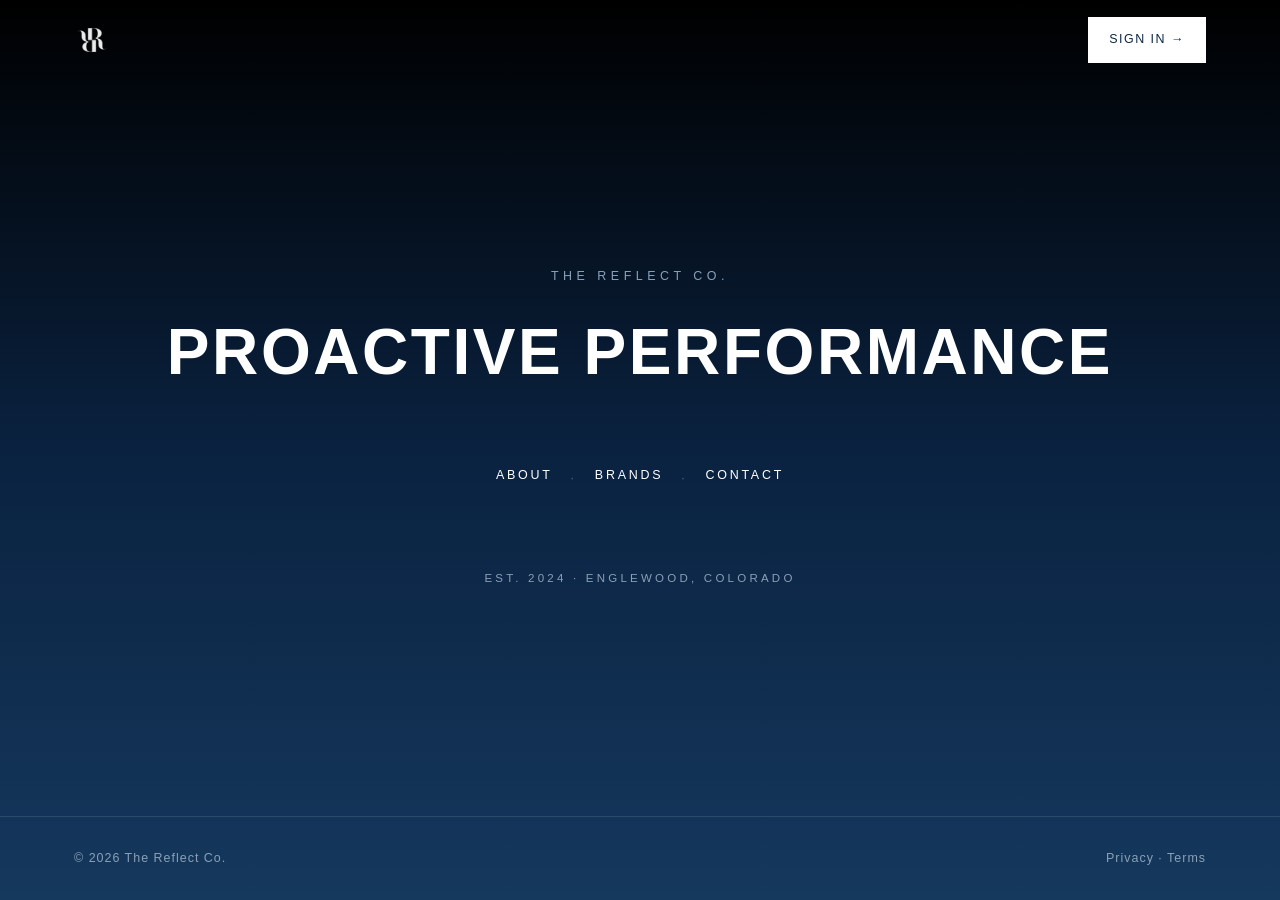
<file: index.html>
<!DOCTYPE html>
<html lang="en">
<head>
<meta charset="UTF-8" />
<meta name="viewport" content="width=device-width, initial-scale=1.0" />
<meta http-equiv="X-Content-Type-Options" content="nosniff" />
<meta name="referrer" content="strict-origin-when-cross-origin" />
<meta http-equiv="Content-Security-Policy" content="default-src 'self' https:; script-src 'self' 'unsafe-inline' https:; style-src 'self' 'unsafe-inline' https://fonts.googleapis.com; font-src 'self' https://fonts.gstatic.com; img-src 'self' data: https:; connect-src 'self' https:; frame-ancestors 'none'; base-uri 'self'; form-action 'self' mailto:;" />
<meta http-equiv="Permissions-Policy" content="geolocation=(), microphone=(), camera=(), payment=()" />
<title>The Reflect Co.</title>
<meta name="description" content="The Reflect Co. — a proactive performance manufacturer. Considered things, plainly stated. Home of Appose and the LipTX line." />
<link rel="canonical" href="https://thereflectco.com/" />

<meta property="og:type" content="website" />
<meta property="og:title" content="The Reflect Co." />
<meta property="og:description" content="A proactive performance manufacturer. Considered things, plainly stated." />
<meta property="og:url" content="https://thereflectco.com/" />
<meta property="og:image" content="https://thereflectco.com/assets/og-card.png" />
<meta property="og:image:width" content="1200" />
<meta property="og:image:height" content="630" />
<meta property="og:site_name" content="The Reflect Co." />
<meta name="twitter:card" content="summary_large_image" />
<meta name="twitter:title" content="The Reflect Co." />
<meta name="twitter:description" content="A proactive performance manufacturer." />
<meta name="twitter:image" content="https://thereflectco.com/assets/og-card.png" />

<link rel="icon" type="image/png" href="assets/reflect-logo.png" />
<link rel="apple-touch-icon" href="assets/reflect-logo.png" />
<meta name="theme-color" content="#1a1a1a" />

<link rel="preconnect" href="https://fonts.googleapis.com" />
<link rel="preconnect" href="https://fonts.gstatic.com" crossorigin />
<link href="https://fonts.googleapis.com/css2?family=Cormorant+Garamond:ital,wght@0,400;0,500;0,600;1,400;1,500&family=Inter:wght@400;500;600&display=swap" rel="stylesheet" />
<link rel="stylesheet" href="styles.css" />

<script type="application/ld+json">
{
  "@context": "https://schema.org",
  "@type": "Organization",
  "name": "The Reflect Co.",
  "url": "https://thereflectco.com",
  "logo": "https://thereflectco.com/assets/reflect-logo.png",
  "description": "A proactive performance manufacturer. Considered things, plainly stated.",
  "foundingDate": "2024",
  "address": {
    "@type": "PostalAddress",
    "streetAddress": "3642 S. Jason Street",
    "addressLocality": "Englewood",
    "addressRegion": "CO",
    "postalCode": "80210",
    "addressCountry": "US"
  },
  "email": "dan@thereflectco.com",
  "brand": [
    {"@type": "Brand", "name": "Appose", "url": "https://shopappose.com"},
    {"@type": "Brand", "name": "LipTX"}
  ]
}
</script>
<script type="application/ld+json">
{
  "@context": "https://schema.org",
  "@type": "WebSite",
  "name": "The Reflect Co.",
  "url": "https://thereflectco.com",
  "publisher": { "@type": "Organization", "name": "The Reflect Co." },
  "inLanguage": "en-US"
}
</script>
<script type="application/ld+json">
{
  "@context": "https://schema.org",
  "@type": "LocalBusiness",
  "name": "The Reflect Co.",
  "url": "https://thereflectco.com",
  "image": "https://thereflectco.com/assets/reflect-logo.png",
  "description": "A proactive performance manufacturer. Considered things, plainly stated.",
  "telephone": "",
  "email": "dan@thereflectco.com",
  "address": {
    "@type": "PostalAddress",
    "streetAddress": "3642 S. Jason Street",
    "addressLocality": "Englewood",
    "addressRegion": "CO",
    "postalCode": "80210",
    "addressCountry": "US"
  },
  "geo": {
    "@type": "GeoCoordinates",
    "latitude": 39.6478,
    "longitude": -104.9931
  },
  "openingHoursSpecification": [{
    "@type": "OpeningHoursSpecification",
    "dayOfWeek": ["Monday", "Tuesday", "Wednesday", "Thursday", "Friday"],
    "opens": "09:00",
    "closes": "17:00"
  }],
  "priceRange": "$$"
}
</script>
</head>
<body class="landing">

<header class="site-header bare">
  <div class="wrap">
    <nav class="nav" id="nav">
      <a href="index.html" class="brand">
        <img src="assets/reflect-logo.png" alt="" />
      </a>
      <a class="btn btn-primary signin-btn" href="https://dnarsete.github.io/reflect-co-crm/">Sign In →</a>
    </nav>
  </div>
</header>

<main>
<section class="landing-bare">
  <div class="wrap">
    <div class="brand-block">
      <div class="brand-mark-lg">The Reflect Co.</div>
      <h1 class="display">Proactive Performance</h1>
    </div>

    <nav class="quiet-nav" aria-label="Primary">
      <a href="about.html">About</a>
      <span aria-hidden="true">·</span>
      <a href="liptx.html">Brands</a>
      <span aria-hidden="true">·</span>
      <a href="contact.html">Contact</a>
    </nav>

    <div class="est-mark">Est. 2024 · Englewood, Colorado</div>
  </div>
</section>
</main>

<footer class="site-footer bare">
  <div class="wrap">
    <div class="footer-bare">
      <span>© 2026 The Reflect Co.</span>
      <span><a href="privacy.html">Privacy</a> · <a href="terms.html">Terms</a></span>
    </div>
  </div>
</footer>

<script src="app.js"></script>
<script src="analytics.js"></script>
</body>
</html>
</file>
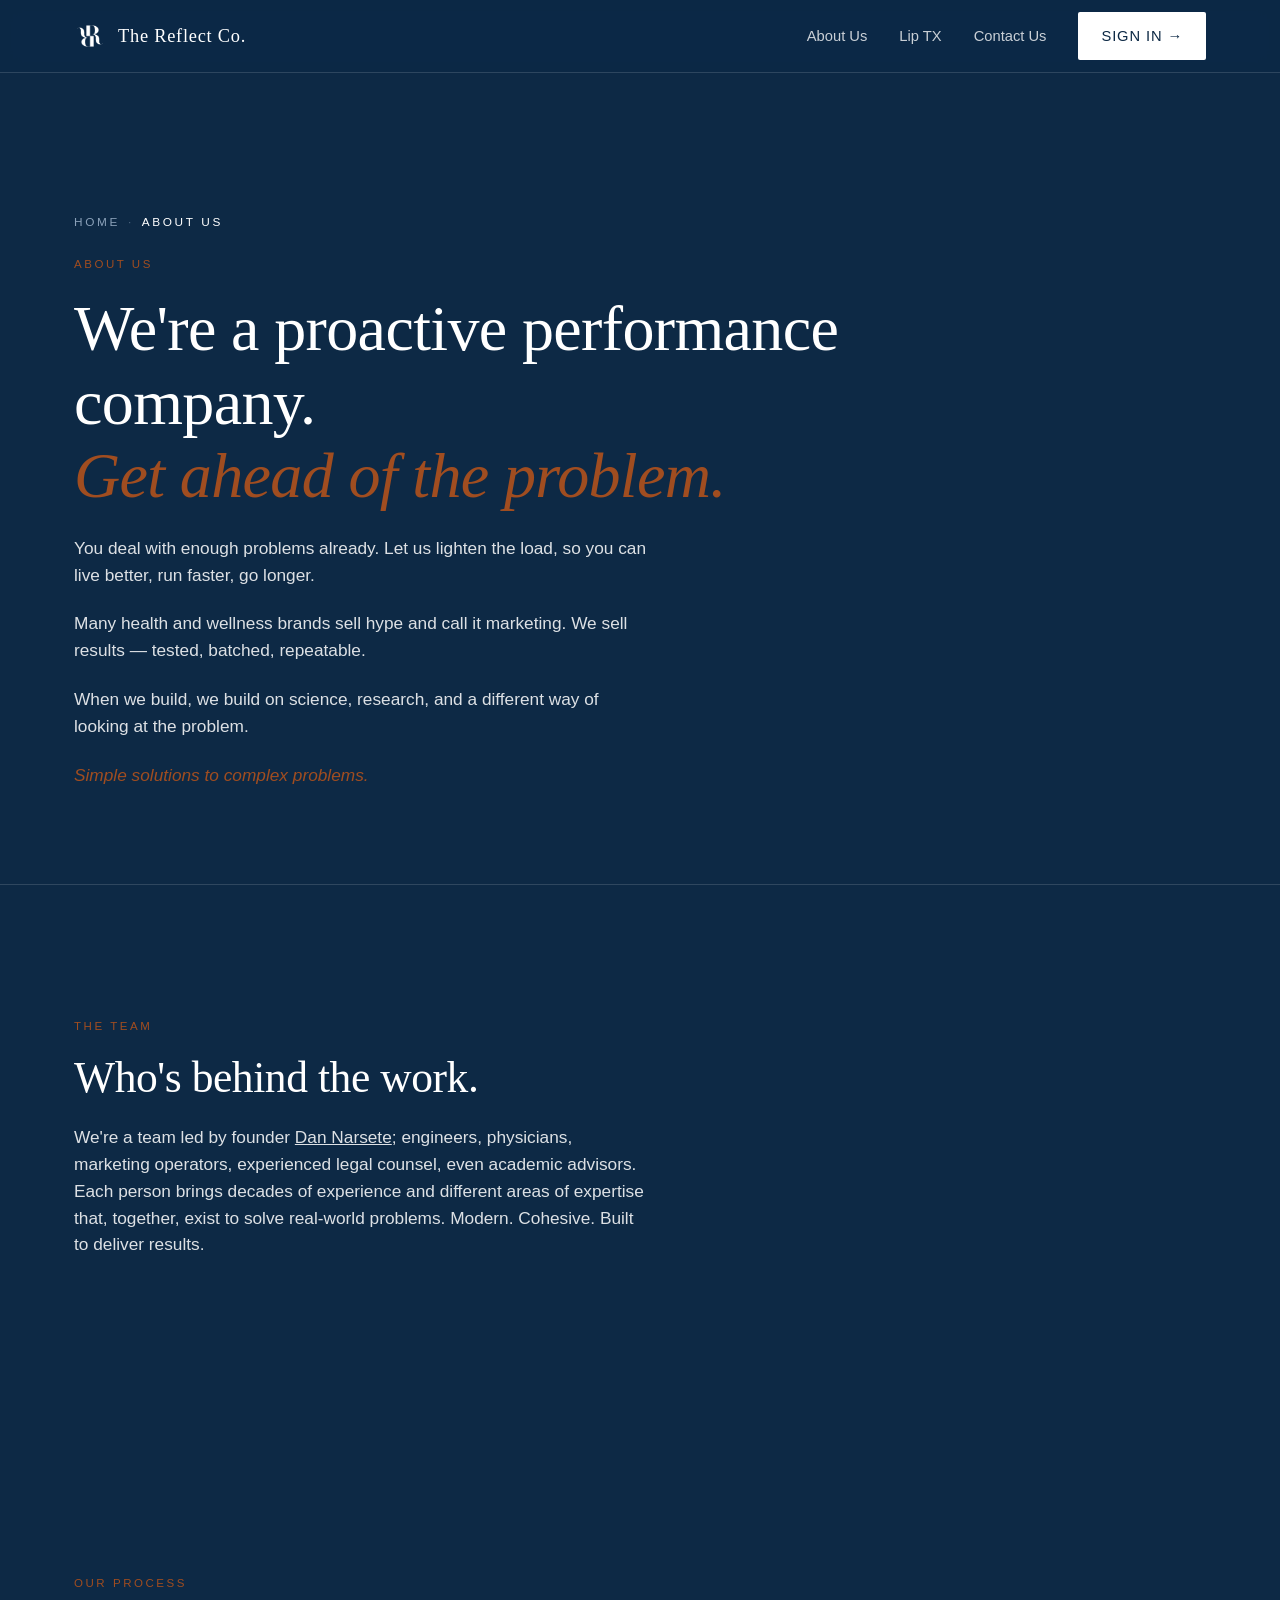
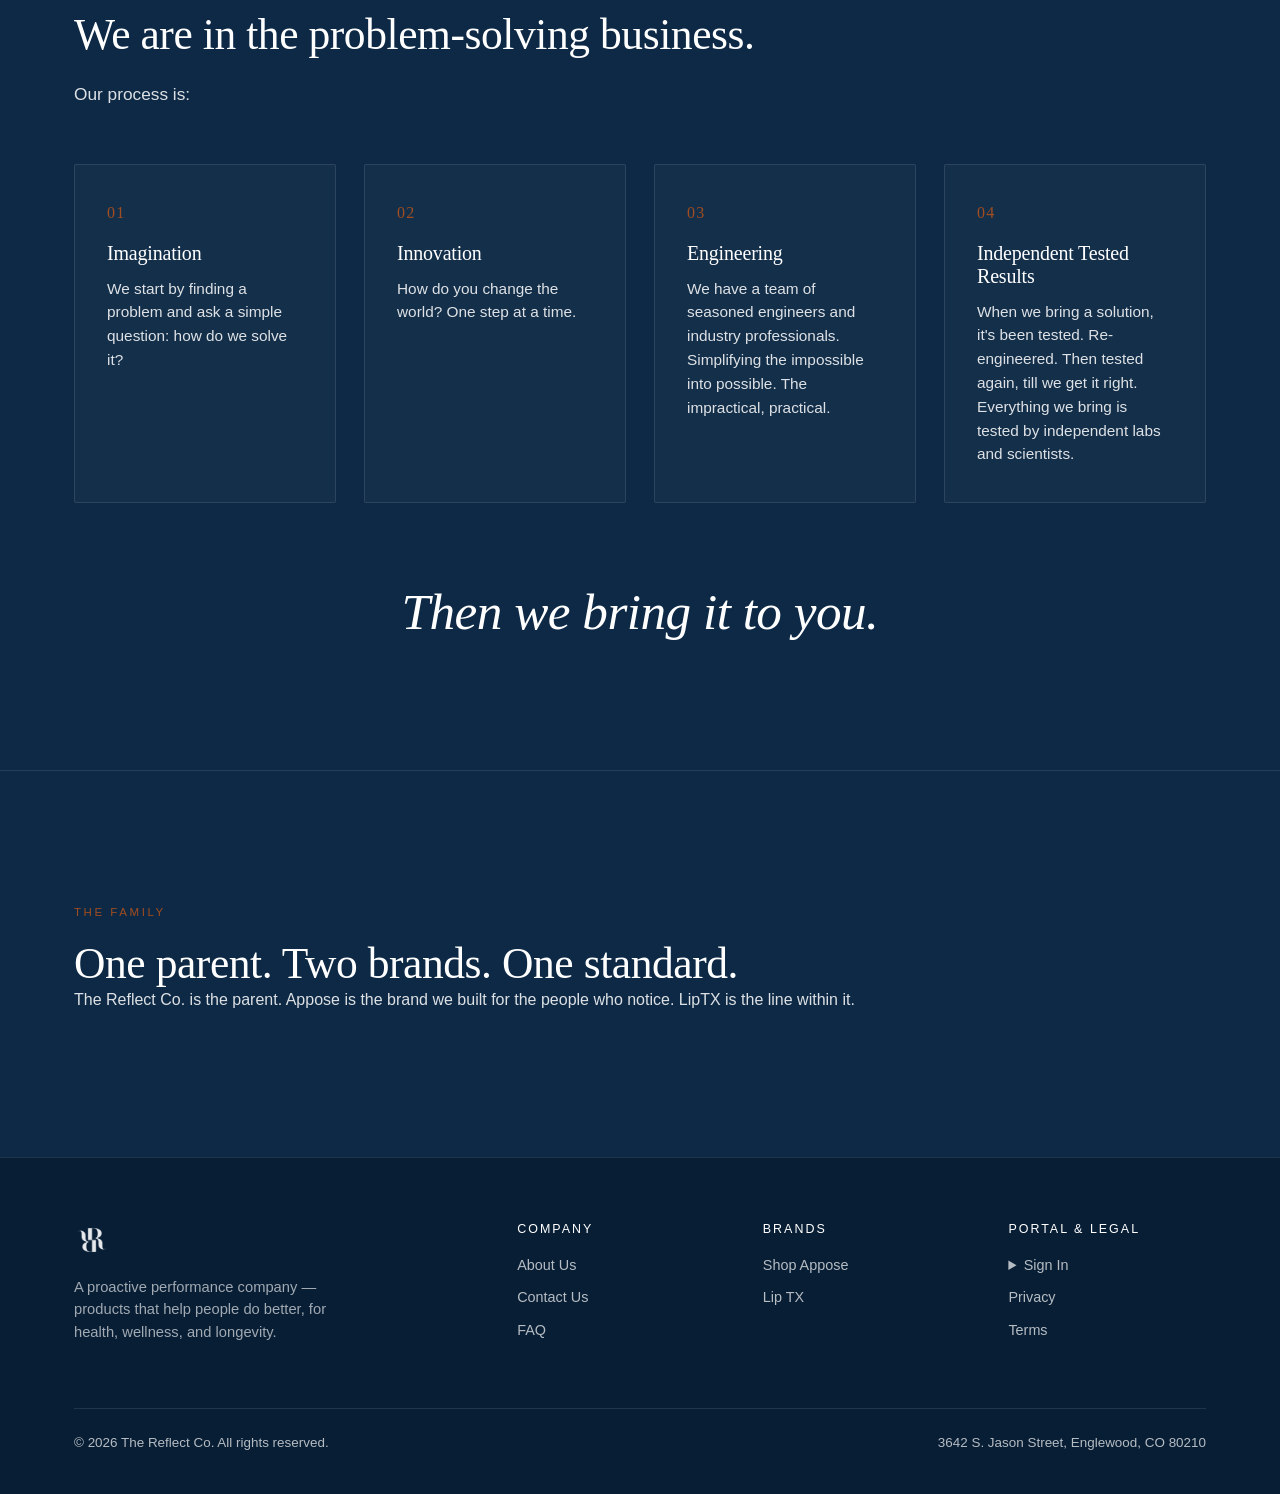
<file: about.html>
<!DOCTYPE html>
<html lang="en">
<head>
<meta charset="UTF-8" />
<meta name="viewport" content="width=device-width, initial-scale=1.0" />
<meta http-equiv="X-Content-Type-Options" content="nosniff" />
<meta name="referrer" content="strict-origin-when-cross-origin" />
<meta http-equiv="Content-Security-Policy" content="default-src 'self' https:; script-src 'self' 'unsafe-inline' https:; style-src 'self' 'unsafe-inline' https://fonts.googleapis.com; font-src 'self' https://fonts.gstatic.com; img-src 'self' data: https:; connect-src 'self' https:; frame-ancestors 'none'; base-uri 'self'; form-action 'self' mailto:;" />
<meta http-equiv="Permissions-Policy" content="geolocation=(), microphone=(), camera=(), payment=()" />
<title>About Us — The Reflect Co.</title>
<meta name="description" content="The Reflect Co. is a proactive performance company — building products that help people do better, for health, wellness, and longevity." />
<link rel="canonical" href="https://thereflectco.com/about.html" />

<meta property="og:type" content="website" />
<meta property="og:title" content="About Us — The Reflect Co." />
<meta property="og:description" content="The proactive performance standard. What we work on. The values we build on." />
<meta property="og:url" content="https://thereflectco.com/about.html" />
<meta property="og:image" content="https://thereflectco.com/assets/og-card.png" />
<meta property="og:image:width" content="1200" />
<meta property="og:image:height" content="630" />
<meta property="og:site_name" content="The Reflect Co." />
<meta name="twitter:card" content="summary_large_image" />
<meta name="twitter:title" content="About Us — The Reflect Co." />
<meta name="twitter:description" content="The proactive performance standard, plainly stated." />
<meta name="twitter:image" content="https://thereflectco.com/assets/og-card.png" />

<link rel="icon" type="image/png" href="assets/reflect-logo.png" />
<link rel="apple-touch-icon" href="assets/reflect-logo.png" />
<meta name="theme-color" content="#1a1a2e" />

<link rel="preconnect" href="https://fonts.googleapis.com" />
<link rel="preconnect" href="https://fonts.gstatic.com" crossorigin />
<link href="https://fonts.googleapis.com/css2?family=Cormorant+Garamond:ital,wght@0,400;0,500;0,600;1,400;1,500&family=Inter:wght@400;500;600&display=swap" rel="stylesheet" />
<link rel="stylesheet" href="styles.css" />

<script type="application/ld+json">
{
  "@context": "https://schema.org",
  "@type": "AboutPage",
  "name": "About Us — The Reflect Co.",
  "url": "https://thereflectco.com/about.html",
  "mainEntity": {
    "@type": "Organization",
    "name": "The Reflect Co.",
    "url": "https://thereflectco.com",
    "logo": "https://thereflectco.com/assets/reflect-logo.png",
    "description": "A proactive performance company — products that help people do better, for health, wellness, and longevity.",
    "foundingDate": "2024",
    "address": {
      "@type": "PostalAddress",
      "streetAddress": "3642 S. Jason Street",
      "addressLocality": "Englewood",
      "addressRegion": "CO",
      "postalCode": "80210",
      "addressCountry": "US"
    },
    "brand": [
      {"@type": "Brand", "name": "Appose", "url": "https://shopappose.com"},
      {"@type": "Brand", "name": "LipTX"}
    ]
  }
}
</script>
<script type="application/ld+json">
{
  "@context": "https://schema.org",
  "@type": "BreadcrumbList",
  "itemListElement": [
    {"@type": "ListItem", "position": 1, "name": "Home", "item": "https://thereflectco.com/"},
    {"@type": "ListItem", "position": 2, "name": "About Us", "item": "https://thereflectco.com/about.html"}
  ]
}
</script>
</head>
<body>

<header class="site-header">
  <div class="wrap">
    <nav class="nav" id="nav">
      <a href="index.html" class="brand">
        <img src="assets/reflect-logo.png" alt="" />
        <span>The Reflect Co.</span>
      </a>
      <div class="nav-links">
        <a href="about.html">About Us</a>
        <a href="liptx.html">Lip TX</a>
        <a href="contact.html">Contact Us</a>
        <a class="btn btn-primary" href="https://dnarsete.github.io/reflect-co-crm/">Sign In →</a>
      </div>
      <button class="nav-toggle" aria-label="Toggle menu" aria-expanded="false">
        <span></span><span></span><span></span>
      </button>
    </nav>
  </div>
</header>

<section class="page-hero">
  <div class="wrap">
    <nav class="breadcrumbs" aria-label="Breadcrumb">
      <a href="index.html">Home</a><span class="sep">·</span><span aria-current="page">About Us</span>
    </nav>
    <span class="eyebrow">About Us</span>
    <h1>We're a proactive performance company.<br /><span style="font-style:italic;color:#a04d20">Get ahead of the problem.</span></h1>
    <p class="lede">You deal with enough problems already. Let us lighten the load, so you can live better, run faster, go longer.</p>
    <p class="lede">Many health and wellness brands sell hype and call it marketing. We sell results — tested, batched, repeatable.</p>
    <p class="lede">When we build, we build on science, research, and a different way of looking at the problem.</p>
    <p class="lede" style="font-style:italic;color:#a04d20">Simple solutions to complex problems.</p>
  </div>
</section>

<section id="team">
  <div class="wrap">
    <div class="section-head">
      <span class="eyebrow">The Team</span>
      <h2 style="margin-top:14px">Who's behind the work.</h2>
      <p class="lede" style="margin-top:22px">We're a team led by founder <a href="https://www.linkedin.com/in/dan-narsete-48536025/" target="_blank" rel="noopener" style="text-decoration:underline;">Dan Narsete</a>; engineers, physicians, marketing operators, experienced legal counsel, even academic advisors. Each person brings decades of experience and different areas of expertise that, together, exist to solve real-world problems. Modern. Cohesive. Built to deliver results.</p>
    </div>
  </div>
</section>

<section id="process">
  <div class="wrap">
    <div class="section-head">
      <span class="eyebrow">Our Process</span>
      <h2 style="margin-top:14px">We are in the problem-solving business.</h2>
      <p class="lede" style="margin-top:22px">Our process is:</p>
    </div>
    <div class="cap-grid">
      <div class="cap">
        <span class="num">01</span>
        <h3>Imagination</h3>
        <p>We start by finding a problem and ask a simple question: how do we solve it?</p>
      </div>
      <div class="cap">
        <span class="num">02</span>
        <h3>Innovation</h3>
        <p>How do you change the world? One step at a time.</p>
      </div>
      <div class="cap">
        <span class="num">03</span>
        <h3>Engineering</h3>
        <p>We have a team of seasoned engineers and industry professionals. Simplifying the impossible into possible. The impractical, practical.</p>
      </div>
      <div class="cap">
        <span class="num">04</span>
        <h3>Independent Tested Results</h3>
        <p>When we bring a solution, it's been tested. Re-engineered. Then tested again, till we get it right. Everything we bring is tested by independent labs and scientists.</p>
      </div>
    </div>
    <p style="text-align:center; margin: 80px auto 0; font-style: italic; color: #ffffff; font-family: var(--serif); font-size: clamp(2rem, 4vw, 3.4rem); line-height: 1.15; letter-spacing: -0.01em;">Then we bring it to you.</p>
  </div>
</section>

<hr class="divider" />

<section id="standard" style="background: var(--cream)">
  <div class="wrap">
    <div>
      <span class="eyebrow">The Family</span>
      <h2 style="margin-top:14px">One parent. Two brands. One standard.</h2>
      <p>The Reflect Co. is the parent. Appose is the brand we built for the people who notice. LipTX is the line within it.</p>
    </div>
  </div>
</section>

<footer class="site-footer">
  <div class="wrap">
    <div class="footer-grid">
      <div class="footer-brand">
        <img src="assets/reflect-logo.png" alt="The Reflect Co." width="36" height="36" loading="lazy" decoding="async" />
        <p>A proactive performance company — products that help people do better, for health, wellness, and longevity.</p>
      </div>
      <div>
        <h4>Company</h4>
        <ul>
          <li><a href="about.html">About Us</a></li>
          <li><a href="contact.html">Contact Us</a></li>
          <li><a href="faq.html">FAQ</a></li>
        </ul>
      </div>
      <div>
        <h4>Brands</h4>
        <ul>
          <li><a href="https://shopappose.com" target="_blank" rel="noopener">Shop Appose</a></li>
          <li><a href="liptx.html">Lip TX</a></li>
        </ul>
      </div>
      <div>
        <h4>Portal &amp; Legal</h4>
        <ul>
          <li>
            <details>
              <summary style="cursor:pointer;">Sign In</summary>
              <ul style="margin:10px 0 0 14px;">
                <li><a href="https://media.thereflectco.com">Providers</a></li>
                <li><a href="https://dnarsete.github.io/reflect-co-crm/">Rep sign-in</a></li>
              </ul>
            </details>
          </li>
          <li><a href="privacy.html">Privacy</a></li>
          <li><a href="terms.html">Terms</a></li>
        </ul>
      </div>
    </div>
    <div class="footer-bottom">
      <span>© 2026 The Reflect Co. All rights reserved.</span>
      <span>3642 S. Jason Street, Englewood, CO 80210</span>
    </div>
  </div>
</footer>

<script src="app.js"></script>
<script src="analytics.js"></script>
</body>
</html>
</file>
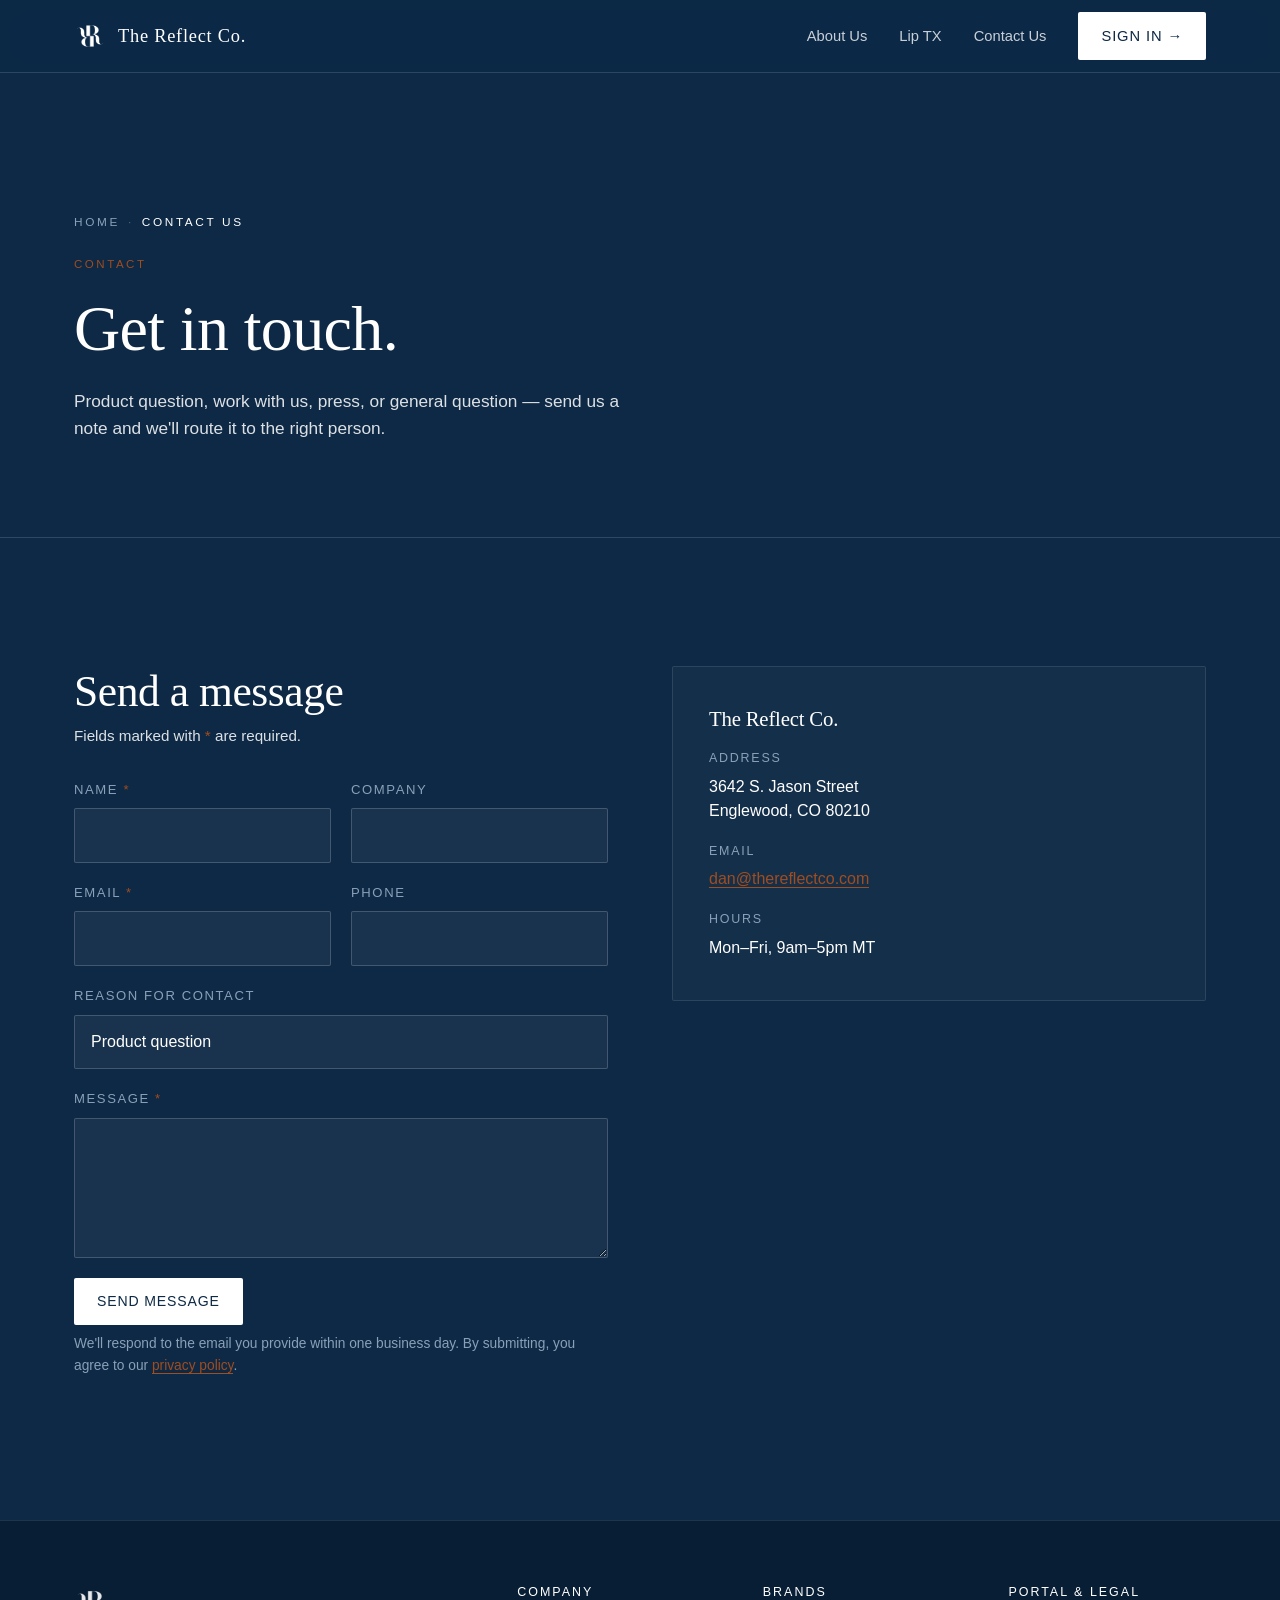
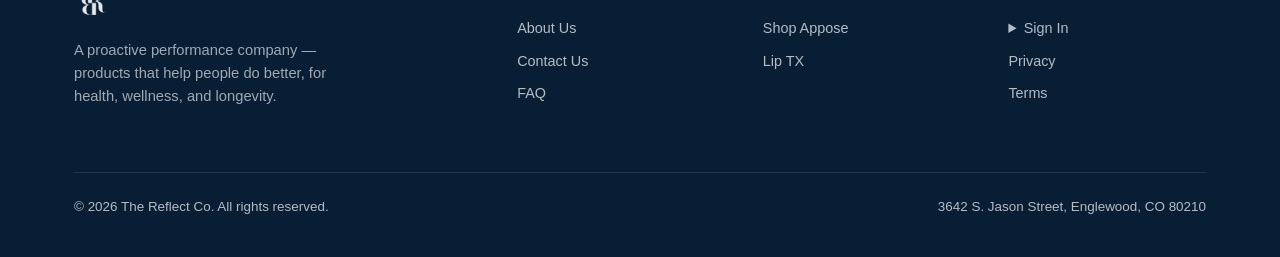
<file: contact.html>
<!DOCTYPE html>
<html lang="en">
<head>
<meta charset="UTF-8" />
<meta name="viewport" content="width=device-width, initial-scale=1.0" />
<meta http-equiv="X-Content-Type-Options" content="nosniff" />
<meta name="referrer" content="strict-origin-when-cross-origin" />
<meta http-equiv="Content-Security-Policy" content="default-src 'self' https:; script-src 'self' 'unsafe-inline' https:; style-src 'self' 'unsafe-inline' https://fonts.googleapis.com; font-src 'self' https://fonts.gstatic.com; img-src 'self' data: https:; connect-src 'self' https://formsubmit.co; base-uri 'self'; form-action 'self' https://formsubmit.co;" />
<meta http-equiv="Permissions-Policy" content="geolocation=(), microphone=(), camera=(), payment=()" />
<title>Contact — The Reflect Co.</title>
<meta name="description" content="Contact The Reflect Co. — wholesale inquiries, rep applications, press, and general questions." />
<link rel="canonical" href="https://thereflectco.com/contact.html" />

<meta property="og:type" content="website" />
<meta property="og:title" content="Contact Us — The Reflect Co." />
<meta property="og:description" content="Product question, work with us, press, or general question — send us a note." />
<meta property="og:url" content="https://thereflectco.com/contact.html" />
<meta property="og:image" content="https://thereflectco.com/assets/og-card.png" />
<meta property="og:image:width" content="1200" />
<meta property="og:image:height" content="630" />
<meta property="og:site_name" content="The Reflect Co." />
<meta name="twitter:card" content="summary_large_image" />
<meta name="twitter:title" content="Contact Us — The Reflect Co." />
<meta name="twitter:description" content="Send us a note." />
<meta name="twitter:image" content="https://thereflectco.com/assets/og-card.png" />

<link rel="icon" type="image/png" href="assets/reflect-logo.png" />
<link rel="apple-touch-icon" href="assets/reflect-logo.png" />
<meta name="theme-color" content="#1a1a2e" />

<link rel="preconnect" href="https://fonts.googleapis.com" />
<link rel="preconnect" href="https://fonts.gstatic.com" crossorigin />
<link href="https://fonts.googleapis.com/css2?family=Cormorant+Garamond:ital,wght@0,400;0,500;0,600;1,400;1,500&family=Inter:wght@400;500;600&display=swap" rel="stylesheet" />
<link rel="stylesheet" href="styles.css" />

<script type="application/ld+json">
{
  "@context": "https://schema.org",
  "@type": "ContactPage",
  "name": "Contact Us — The Reflect Co.",
  "url": "https://thereflectco.com/contact.html",
  "mainEntity": {
    "@type": "Organization",
    "name": "The Reflect Co.",
    "url": "https://thereflectco.com",
    "logo": "https://thereflectco.com/assets/reflect-logo.png",
    "email": "dan@thereflectco.com",
    "address": {
      "@type": "PostalAddress",
      "streetAddress": "3642 S. Jason Street",
      "addressLocality": "Englewood",
      "addressRegion": "CO",
      "postalCode": "80210",
      "addressCountry": "US"
    },
    "contactPoint": {
      "@type": "ContactPoint",
      "email": "dan@thereflectco.com",
      "contactType": "customer service",
      "availableLanguage": "English",
      "areaServed": "US"
    }
  }
}
</script>
<script type="application/ld+json">
{
  "@context": "https://schema.org",
  "@type": "BreadcrumbList",
  "itemListElement": [
    {"@type": "ListItem", "position": 1, "name": "Home", "item": "https://thereflectco.com/"},
    {"@type": "ListItem", "position": 2, "name": "Contact Us", "item": "https://thereflectco.com/contact.html"}
  ]
}
</script>
</head>
<body>

<header class="site-header">
  <div class="wrap">
    <nav class="nav" id="nav">
      <a href="index.html" class="brand">
        <img src="assets/reflect-logo.png" alt="" />
        <span>The Reflect Co.</span>
      </a>
      <div class="nav-links">
        <a href="about.html">About Us</a>
        <a href="liptx.html">Lip TX</a>
        <a href="contact.html">Contact Us</a>
        <a class="btn btn-primary" href="https://dnarsete.github.io/reflect-co-crm/">Sign In →</a>
      </div>
      <button class="nav-toggle" aria-label="Toggle menu" aria-expanded="false">
        <span></span><span></span><span></span>
      </button>
    </nav>
  </div>
</header>

<section class="page-hero">
  <div class="wrap">
    <nav class="breadcrumbs" aria-label="Breadcrumb">
      <a href="index.html">Home</a><span class="sep">·</span><span aria-current="page">Contact Us</span>
    </nav>
    <span class="eyebrow">Contact</span>
    <h1>Get in touch.</h1>
    <p class="lede">Product question, work with us, press, or general question — send us a note and we'll route it to the right person.</p>
  </div>
</section>

<section>
  <div class="wrap contact-grid">
    <div>
      <h2 style="margin-bottom:8px">Send a message</h2>
      <p style="margin:0 0 20px; color:var(--ink-soft); font-size:0.95rem">Fields marked with <span style="color:var(--accent)">*</span> are required.</p>
      <form class="form" id="contact-form" method="POST" action="https://formsubmit.co/dan@thereflectco.com">
        <input type="hidden" name="_subject" value="New contact via thereflectco.com" />
        <input type="hidden" name="_template" value="table" />
        <input type="hidden" name="_captcha" value="false" />
        <input type="hidden" name="_next" value="https://thereflectco.com/contact.html?sent=1" />
        <input type="text" name="_honey" tabindex="-1" autocomplete="off" style="position:absolute;left:-9999px;width:1px;height:1px;opacity:0" aria-hidden="true" />

        <div class="row">
          <div class="field">
            <label for="name">Name <span style="color:var(--accent)">*</span></label>
            <input id="name" name="Name" type="text" required autocomplete="name" />
          </div>
          <div class="field">
            <label for="company">Company</label>
            <input id="company" name="Company" type="text" autocomplete="organization" />
          </div>
        </div>
        <div class="row">
          <div class="field">
            <label for="email">Email <span style="color:var(--accent)">*</span></label>
            <input id="email" name="Email" type="email" required autocomplete="email" />
          </div>
          <div class="field">
            <label for="phone">Phone</label>
            <input id="phone" name="Phone" type="tel" autocomplete="tel" />
          </div>
        </div>
        <div class="field">
          <label for="reason">Reason for contact</label>
          <select id="reason" name="Reason">
            <option>Product question</option>
            <option>Work with us</option>
            <option>Press</option>
            <option>General question</option>
          </select>
        </div>
        <div class="field">
          <label for="message">Message <span style="color:var(--accent)">*</span></label>
          <textarea id="message" name="Message" required></textarea>
        </div>
        <div>
          <button type="submit" class="btn btn-primary" id="contact-submit">Send Message</button>
          <p class="form-note">We'll respond to the email you provide within one business day. By submitting, you agree to our <a href="privacy.html" style="color:var(--accent); border-bottom:1px solid var(--accent)">privacy policy</a>.</p>
          <p class="form-status" id="contact-status" role="status" aria-live="polite" style="display:none; margin-top:12px"></p>
        </div>
      </form>

      <div id="contact-success" hidden style="padding:32px 28px; border:1px solid var(--accent); background:rgba(160,77,32,0.05); border-radius:6px; margin-top:8px">
        <h2 style="margin:0 0 12px">Message sent.</h2>
        <p style="margin:0">Thanks for reaching out. We received your note and will reply to the email you provided within one business day.</p>
      </div>

      <script>
        (function () {
          var form = document.getElementById('contact-form');
          var status = document.getElementById('contact-status');
          var success = document.getElementById('contact-success');
          var submitBtn = document.getElementById('contact-submit');
          if (!form) return;

          // Record when the page loaded — used by the time-gate check below.
          var pageLoadedAt = Date.now();

          // Anti-bot blocklists — kept minimal and targeted at hosts with almost no legitimate traffic.
          var BLOCKED_EMAIL_HOSTS = ['mail.ru'];
          var BLOCKED_EMAIL_TLDS  = ['.tk', '.ml', '.ga', '.cf'];

          // Silent-reject helper — shows the success screen but does NOT hit the backend.
          // Bots don't check whether their submission actually delivered, so this avoids teaching them.
          function silentReject() {
            form.style.display = 'none';
            success.hidden = false;
          }

          // If we were redirected back with ?sent=1 (fallback path for no-JS), show success.
          if (location.search.indexOf('sent=1') !== -1) {
            form.style.display = 'none';
            success.hidden = false;
            history.replaceState(null, '', location.pathname);
            return;
          }

          form.addEventListener('submit', function (e) {
            e.preventDefault();
            var f = form.elements;
            var name    = (f['Name'].value || '').trim();
            var email   = (f['Email'].value || '').trim();
            var message = (f['Message'].value || '').trim();
            var honey   = (f['_honey'] && f['_honey'].value || '').trim();

            // Honeypot — hidden field. Real users can't see it; bots that blindly fill fields do.
            if (honey) { silentReject(); return; }

            if (!name || !email || !message) {
              status.style.display = 'block';
              status.style.color = 'var(--accent)';
              status.textContent = 'Please fill in your name, email, and message before sending.';
              return;
            }

            // Layer #2 — minimum message length. Real users type more than a one-liner.
            if (message.length < 15) {
              status.style.display = 'block';
              status.style.color = 'var(--accent)';
              status.textContent = 'Please tell us a bit more about what you need — at least 15 characters.';
              return;
            }

            // Layer #3 — blunt name/email field cross-checks (silent reject; classic bot signatures).
            var nameLooksReal = name.length >= 2 && !/https?:\/\/|www\.|<[a-z]/i.test(name);
            if (!nameLooksReal) { silentReject(); return; }

            var emailLower = email.toLowerCase();
            var emailHostBlocked = BLOCKED_EMAIL_HOSTS.some(function (host) {
              return emailLower.indexOf('@' + host) !== -1;
            });
            var emailTldBlocked = BLOCKED_EMAIL_TLDS.some(function (tld) {
              return emailLower.endsWith(tld);
            });
            if (emailHostBlocked || emailTldBlocked) { silentReject(); return; }

            // Layer #1 — time-gate. Humans don't fill this form in under 3 seconds.
            var elapsed = Date.now() - pageLoadedAt;
            if (elapsed < 3000) { silentReject(); return; }

            submitBtn.disabled = true;
            var originalLabel = submitBtn.textContent;
            submitBtn.textContent = 'Sending…';
            status.style.display = 'none';

            var payload = {};
            Array.prototype.forEach.call(form.elements, function (el) {
              if (el.name && el.type !== 'submit') payload[el.name] = el.value;
            });

            fetch('https://formsubmit.co/ajax/dan@thereflectco.com', {
              method: 'POST',
              headers: { 'Content-Type': 'application/json', 'Accept': 'application/json' },
              body: JSON.stringify(payload)
            })
              .then(function (r) { return r.json().then(function (j) { return { ok: r.ok, json: j }; }); })
              .then(function (res) {
                if (res.ok && (res.json.success === true || res.json.success === 'true')) {
                  form.style.display = 'none';
                  success.hidden = false;
                  success.scrollIntoView({ behavior: 'smooth', block: 'center' });
                } else {
                  throw new Error((res.json && res.json.message) || 'Send failed');
                }
              })
              .catch(function () {
                submitBtn.disabled = false;
                submitBtn.textContent = originalLabel;
                status.style.display = 'block';
                status.style.color = '#b53d1d';
                status.innerHTML = 'Something went wrong sending your message. Please email us directly at <a href="mailto:dan@thereflectco.com" style="color:var(--accent);border-bottom:1px solid var(--accent)">dan@thereflectco.com</a>.';
              });
          });
        })();
      </script>
    </div>
    <aside>
      <div class="contact-card">
        <h3>The Reflect Co.</h3>
        <dl>
          <dt>Address</dt>
          <dd>3642 S. Jason Street<br />Englewood, CO 80210</dd>
          <dt>Email</dt>
          <dd><a href="mailto:dan@thereflectco.com" style="color:var(--accent); border-bottom:1px solid var(--accent)">dan@thereflectco.com</a></dd>
          <dt>Hours</dt>
          <dd>Mon–Fri, 9am–5pm MT</dd>
        </dl>
      </div>
    </aside>
  </div>
</section>

<footer class="site-footer">
  <div class="wrap">
    <div class="footer-grid">
      <div class="footer-brand">
        <img src="assets/reflect-logo.png" alt="The Reflect Co." width="36" height="36" loading="lazy" decoding="async" />
        <p>A proactive performance company — products that help people do better, for health, wellness, and longevity.</p>
      </div>
      <div>
        <h4>Company</h4>
        <ul>
          <li><a href="about.html">About Us</a></li>
          <li><a href="contact.html">Contact Us</a></li>
          <li><a href="faq.html">FAQ</a></li>
        </ul>
      </div>
      <div>
        <h4>Brands</h4>
        <ul>
          <li><a href="https://shopappose.com" target="_blank" rel="noopener">Shop Appose</a></li>
          <li><a href="liptx.html">Lip TX</a></li>
        </ul>
      </div>
      <div>
        <h4>Portal &amp; Legal</h4>
        <ul>
          <li>
            <details>
              <summary style="cursor:pointer;">Sign In</summary>
              <ul style="margin:10px 0 0 14px;">
                <li><a href="https://media.thereflectco.com">Providers</a></li>
                <li><a href="https://dnarsete.github.io/reflect-co-crm/">Rep sign-in</a></li>
              </ul>
            </details>
          </li>
          <li><a href="privacy.html">Privacy</a></li>
          <li><a href="terms.html">Terms</a></li>
        </ul>
      </div>
    </div>
    <div class="footer-bottom">
      <span>© 2026 The Reflect Co. All rights reserved.</span>
      <span>3642 S. Jason Street, Englewood, CO 80210</span>
    </div>
  </div>
</footer>

<script src="app.js"></script>
<script src="analytics.js"></script>
</body>
</html>
</file>
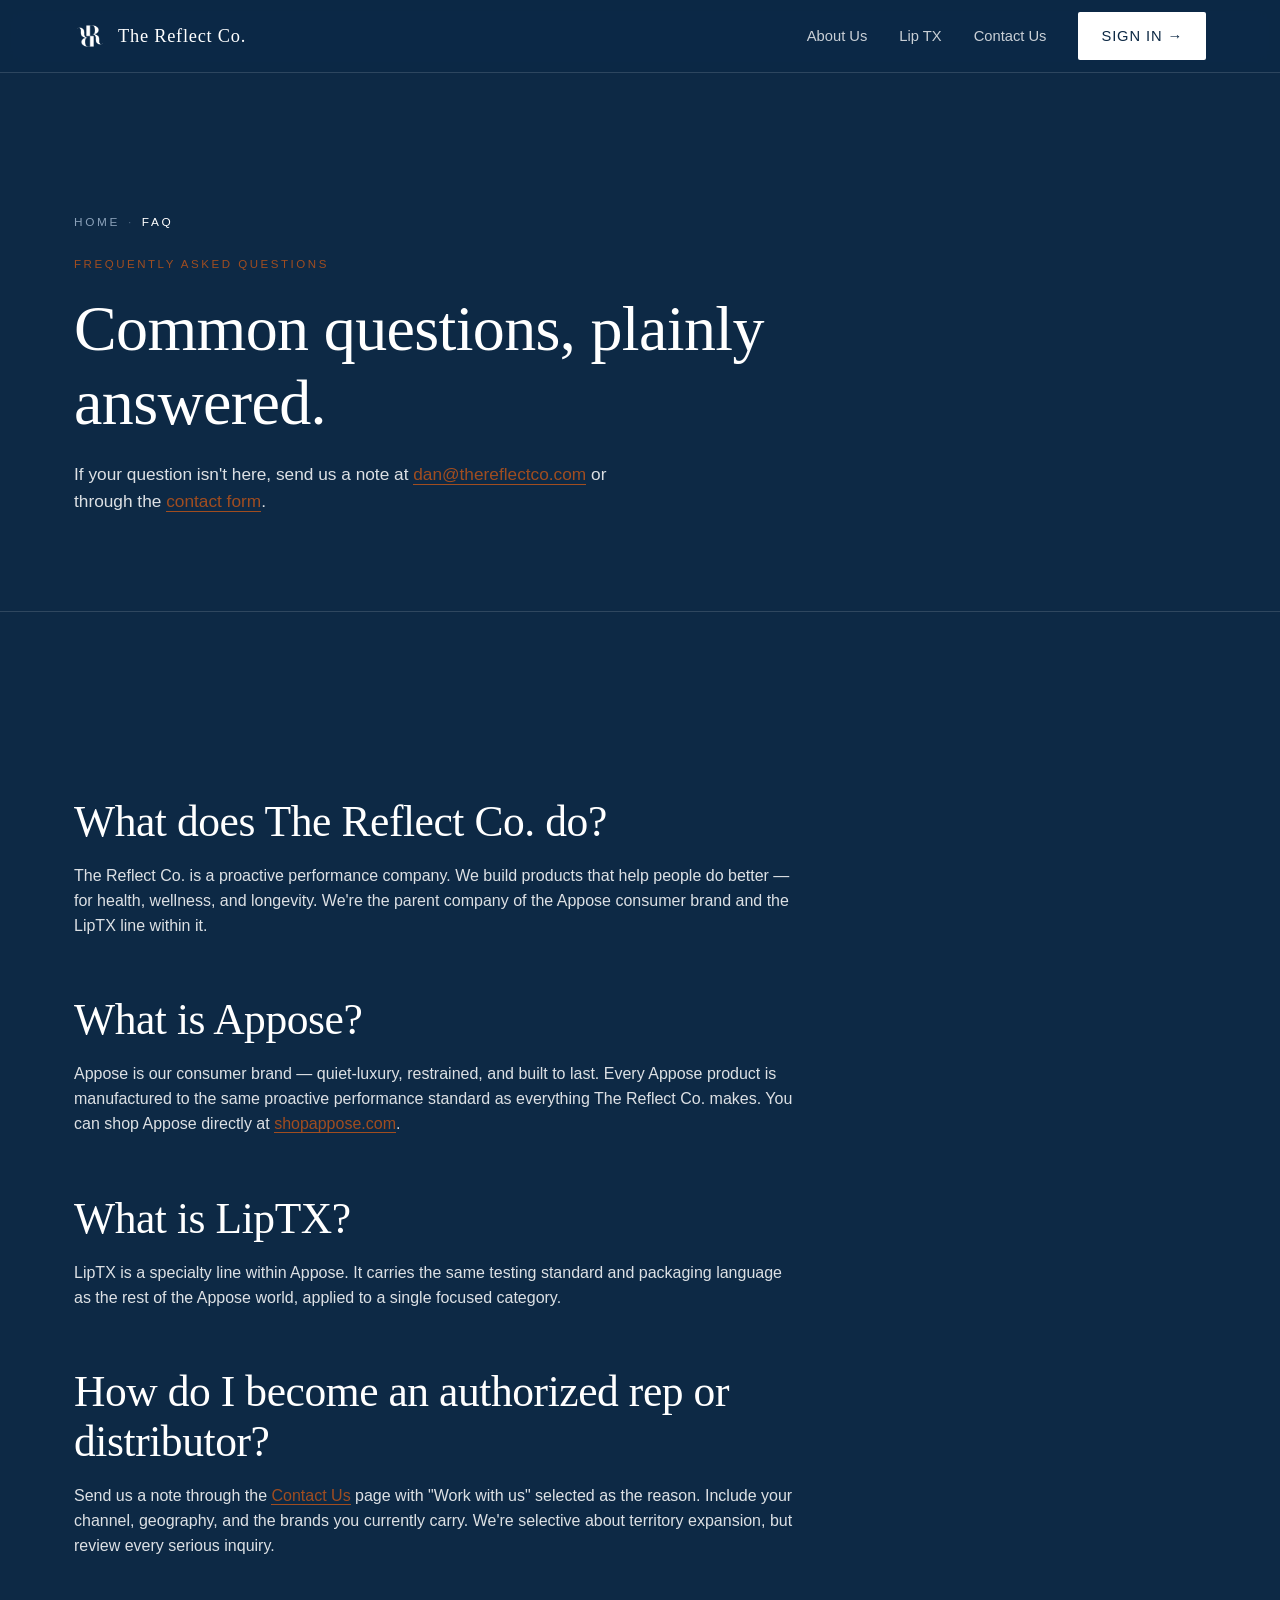
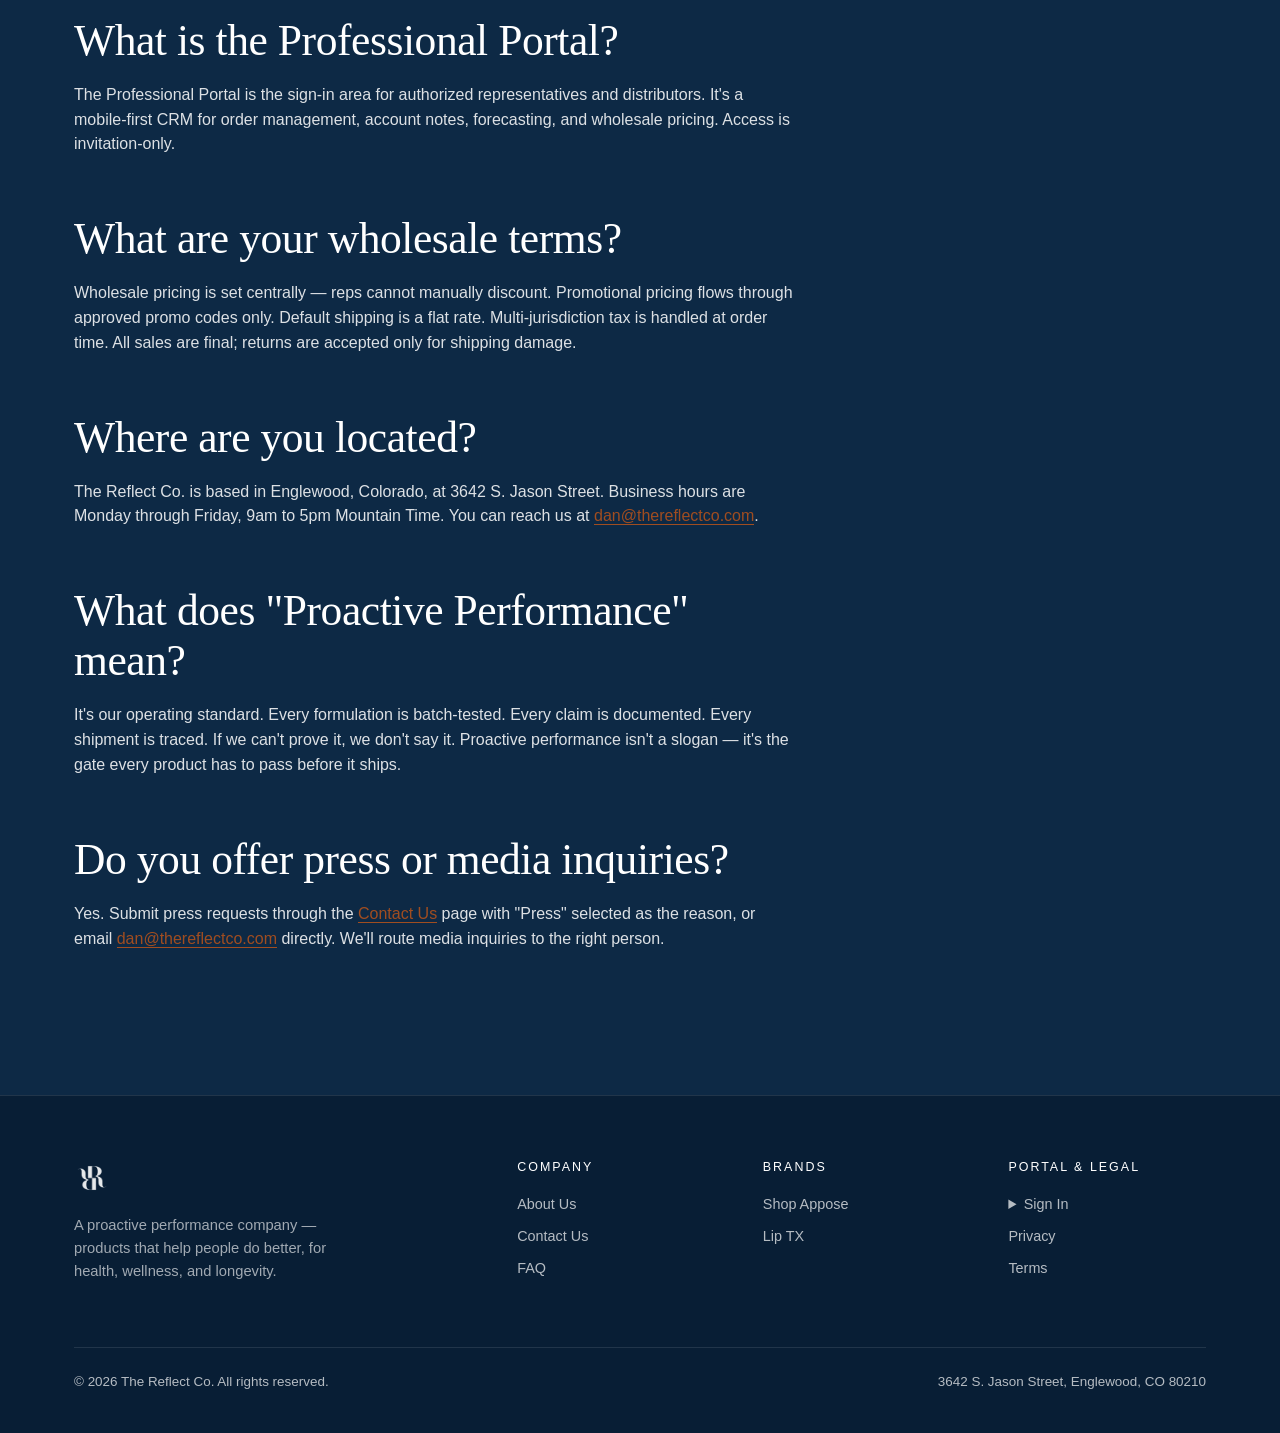
<file: faq.html>
<!DOCTYPE html>
<html lang="en">
<head>
<meta charset="UTF-8" />
<meta name="viewport" content="width=device-width, initial-scale=1.0" />
<meta http-equiv="X-Content-Type-Options" content="nosniff" />
<meta name="referrer" content="strict-origin-when-cross-origin" />
<meta http-equiv="Content-Security-Policy" content="default-src 'self' https:; script-src 'self' 'unsafe-inline' https:; style-src 'self' 'unsafe-inline' https://fonts.googleapis.com; font-src 'self' https://fonts.gstatic.com; img-src 'self' data: https:; connect-src 'self' https:; frame-ancestors 'none'; base-uri 'self'; form-action 'self' mailto:;" />
<meta http-equiv="Permissions-Policy" content="geolocation=(), microphone=(), camera=(), payment=()" />
<title>FAQ — The Reflect Co.</title>
<meta name="description" content="Answers to common questions about The Reflect Co., our brands (Appose and LipTX), wholesale partnerships, and the Professional Portal for sales reps." />
<link rel="canonical" href="https://thereflectco.com/faq.html" />

<meta property="og:type" content="website" />
<meta property="og:title" content="FAQ — The Reflect Co." />
<meta property="og:description" content="Answers to common questions about The Reflect Co., Appose, LipTX, and our rep partner program." />
<meta property="og:url" content="https://thereflectco.com/faq.html" />
<meta property="og:image" content="https://thereflectco.com/assets/og-card.png" />
<meta property="og:image:width" content="1200" />
<meta property="og:image:height" content="630" />
<meta property="og:site_name" content="The Reflect Co." />
<meta name="twitter:card" content="summary_large_image" />
<meta name="twitter:title" content="FAQ — The Reflect Co." />
<meta name="twitter:description" content="Common questions about our brands, partnerships, and portal." />
<meta name="twitter:image" content="https://thereflectco.com/assets/og-card.png" />

<link rel="icon" type="image/png" href="assets/reflect-logo.png" />
<link rel="apple-touch-icon" href="assets/reflect-logo.png" />
<meta name="theme-color" content="#1a1a2e" />

<link rel="preconnect" href="https://fonts.googleapis.com" />
<link rel="preconnect" href="https://fonts.gstatic.com" crossorigin />
<link href="https://fonts.googleapis.com/css2?family=Cormorant+Garamond:ital,wght@0,400;0,500;0,600;1,400;1,500&family=Inter:wght@400;500;600&display=swap" rel="stylesheet" />
<link rel="stylesheet" href="styles.css" />

<script type="application/ld+json">
{
  "@context": "https://schema.org",
  "@type": "FAQPage",
  "mainEntity": [
    {
      "@type": "Question",
      "name": "What does The Reflect Co. do?",
      "acceptedAnswer": {
        "@type": "Answer",
        "text": "The Reflect Co. is a proactive performance company. We build products that help people do better — for health, wellness, and longevity. We're the parent company of the Appose consumer brand and the LipTX line within it."
      }
    },
    {
      "@type": "Question",
      "name": "What is Appose?",
      "acceptedAnswer": {
        "@type": "Answer",
        "text": "Appose is our consumer brand — quiet-luxury, restrained, and built to last. Every Appose product is manufactured to the same proactive performance standard as everything The Reflect Co. makes. You can shop Appose directly at shopappose.com."
      }
    },
    {
      "@type": "Question",
      "name": "What is LipTX?",
      "acceptedAnswer": {
        "@type": "Answer",
        "text": "LipTX is a specialty line within Appose. It carries the same testing standard and packaging language as the rest of the Appose world, applied to a single focused category."
      }
    },
    {
      "@type": "Question",
      "name": "How do I become an authorized rep or distributor?",
      "acceptedAnswer": {
        "@type": "Answer",
        "text": "Send us a note through the Contact Us page with 'Work with us' selected as the reason. Include your channel, geography, and the brands you currently carry. We're selective about territory expansion, but review every serious inquiry."
      }
    },
    {
      "@type": "Question",
      "name": "What is the Professional Portal?",
      "acceptedAnswer": {
        "@type": "Answer",
        "text": "The Professional Portal is the sign-in area for authorized representatives and distributors. It's a mobile-first CRM for order management, account notes, forecasting, and wholesale pricing. Access is invitation-only."
      }
    },
    {
      "@type": "Question",
      "name": "What are your wholesale terms?",
      "acceptedAnswer": {
        "@type": "Answer",
        "text": "Wholesale pricing is set centrally — reps cannot manually discount. Promotional pricing flows through approved promo codes only. Default shipping is a flat rate. Multi-jurisdiction tax is handled at order time. All sales are final; returns are accepted only for shipping damage."
      }
    },
    {
      "@type": "Question",
      "name": "Where are you located?",
      "acceptedAnswer": {
        "@type": "Answer",
        "text": "The Reflect Co. is based in Englewood, Colorado, at 3642 S. Jason Street. Business hours are Monday through Friday, 9am to 5pm Mountain Time. You can reach us at dan@thereflectco.com."
      }
    },
    {
      "@type": "Question",
      "name": "What does 'Proactive Performance' mean?",
      "acceptedAnswer": {
        "@type": "Answer",
        "text": "It's our operating standard. Every formulation is batch-tested. Every claim is documented. Every shipment is traced. If we can't prove it, we don't say it. Proactive performance isn't a slogan — it's the gate every product has to pass before it ships."
      }
    },
    {
      "@type": "Question",
      "name": "Do you offer press or media inquiries?",
      "acceptedAnswer": {
        "@type": "Answer",
        "text": "Yes. Submit press requests through the Contact Us page with 'Press' selected as the reason, or email dan@thereflectco.com directly. We'll route media inquiries to the right person."
      }
    }
  ]
}
</script>
<script type="application/ld+json">
{
  "@context": "https://schema.org",
  "@type": "BreadcrumbList",
  "itemListElement": [
    {"@type": "ListItem", "position": 1, "name": "Home", "item": "https://thereflectco.com/"},
    {"@type": "ListItem", "position": 2, "name": "FAQ", "item": "https://thereflectco.com/faq.html"}
  ]
}
</script>
</head>
<body>

<header class="site-header">
  <div class="wrap">
    <nav class="nav" id="nav">
      <a href="index.html" class="brand">
        <img src="assets/reflect-logo.png" alt="" />
        <span>The Reflect Co.</span>
      </a>
      <div class="nav-links">
        <a href="about.html">About Us</a>
        <a href="liptx.html">Lip TX</a>
        <a href="contact.html">Contact Us</a>
        <a class="btn btn-primary" href="https://dnarsete.github.io/reflect-co-crm/">Sign In →</a>
      </div>
      <button class="nav-toggle" aria-label="Toggle menu" aria-expanded="false">
        <span></span><span></span><span></span>
      </button>
    </nav>
  </div>
</header>

<section class="page-hero">
  <div class="wrap">
    <nav class="breadcrumbs" aria-label="Breadcrumb">
      <a href="index.html">Home</a><span class="sep">·</span><span aria-current="page">FAQ</span>
    </nav>
    <span class="eyebrow">Frequently Asked Questions</span>
    <h1>Common questions, plainly answered.</h1>
    <p class="lede">If your question isn't here, send us a note at <a href="mailto:dan@thereflectco.com" style="color:var(--accent); border-bottom:1px solid var(--accent)">dan@thereflectco.com</a> or through the <a href="contact.html" style="color:var(--accent); border-bottom:1px solid var(--accent)">contact form</a>.</p>
  </div>
</section>

<section>
  <div class="wrap">
    <div class="prose">
      <h2>What does The Reflect Co. do?</h2>
      <p>The Reflect Co. is a proactive performance company. We build products that help people do better — for health, wellness, and longevity. We're the parent company of the Appose consumer brand and the LipTX line within it.</p>

      <h2>What is Appose?</h2>
      <p>Appose is our consumer brand — quiet-luxury, restrained, and built to last. Every Appose product is manufactured to the same proactive performance standard as everything The Reflect Co. makes. You can shop Appose directly at <a href="https://shopappose.com" target="_blank" rel="noopener">shopappose.com</a>.</p>

      <h2>What is LipTX?</h2>
      <p>LipTX is a specialty line within Appose. It carries the same testing standard and packaging language as the rest of the Appose world, applied to a single focused category.</p>

      <h2>How do I become an authorized rep or distributor?</h2>
      <p>Send us a note through the <a href="contact.html">Contact Us</a> page with "Work with us" selected as the reason. Include your channel, geography, and the brands you currently carry. We're selective about territory expansion, but review every serious inquiry.</p>

      <h2>What is the Professional Portal?</h2>
      <p>The Professional Portal is the sign-in area for authorized representatives and distributors. It's a mobile-first CRM for order management, account notes, forecasting, and wholesale pricing. Access is invitation-only.</p>

      <h2>What are your wholesale terms?</h2>
      <p>Wholesale pricing is set centrally — reps cannot manually discount. Promotional pricing flows through approved promo codes only. Default shipping is a flat rate. Multi-jurisdiction tax is handled at order time. All sales are final; returns are accepted only for shipping damage.</p>

      <h2>Where are you located?</h2>
      <p>The Reflect Co. is based in Englewood, Colorado, at 3642 S. Jason Street. Business hours are Monday through Friday, 9am to 5pm Mountain Time. You can reach us at <a href="mailto:dan@thereflectco.com">dan@thereflectco.com</a>.</p>

      <h2>What does "Proactive Performance" mean?</h2>
      <p>It's our operating standard. Every formulation is batch-tested. Every claim is documented. Every shipment is traced. If we can't prove it, we don't say it. Proactive performance isn't a slogan — it's the gate every product has to pass before it ships.</p>

      <h2>Do you offer press or media inquiries?</h2>
      <p>Yes. Submit press requests through the <a href="contact.html">Contact Us</a> page with "Press" selected as the reason, or email <a href="mailto:dan@thereflectco.com">dan@thereflectco.com</a> directly. We'll route media inquiries to the right person.</p>
    </div>
  </div>
</section>

<footer class="site-footer">
  <div class="wrap">
    <div class="footer-grid">
      <div class="footer-brand">
        <img src="assets/reflect-logo.png" alt="The Reflect Co." width="36" height="36" loading="lazy" decoding="async" />
        <p>A proactive performance company — products that help people do better, for health, wellness, and longevity.</p>
      </div>
      <div>
        <h4>Company</h4>
        <ul>
          <li><a href="about.html">About Us</a></li>
          <li><a href="contact.html">Contact Us</a></li>
          <li><a href="faq.html">FAQ</a></li>
        </ul>
      </div>
      <div>
        <h4>Brands</h4>
        <ul>
          <li><a href="https://shopappose.com" target="_blank" rel="noopener">Shop Appose</a></li>
          <li><a href="liptx.html">Lip TX</a></li>
        </ul>
      </div>
      <div>
        <h4>Portal &amp; Legal</h4>
        <ul>
          <li>
            <details>
              <summary style="cursor:pointer;">Sign In</summary>
              <ul style="margin:10px 0 0 14px;">
                <li><a href="https://media.thereflectco.com">Providers</a></li>
                <li><a href="https://dnarsete.github.io/reflect-co-crm/">Rep sign-in</a></li>
              </ul>
            </details>
          </li>
          <li><a href="privacy.html">Privacy</a></li>
          <li><a href="terms.html">Terms</a></li>
        </ul>
      </div>
    </div>
    <div class="footer-bottom">
      <span>© 2026 The Reflect Co. All rights reserved.</span>
      <span>3642 S. Jason Street, Englewood, CO 80210</span>
    </div>
  </div>
</footer>

<script src="app.js"></script>
<script src="analytics.js"></script>
</body>
</html>
</file>
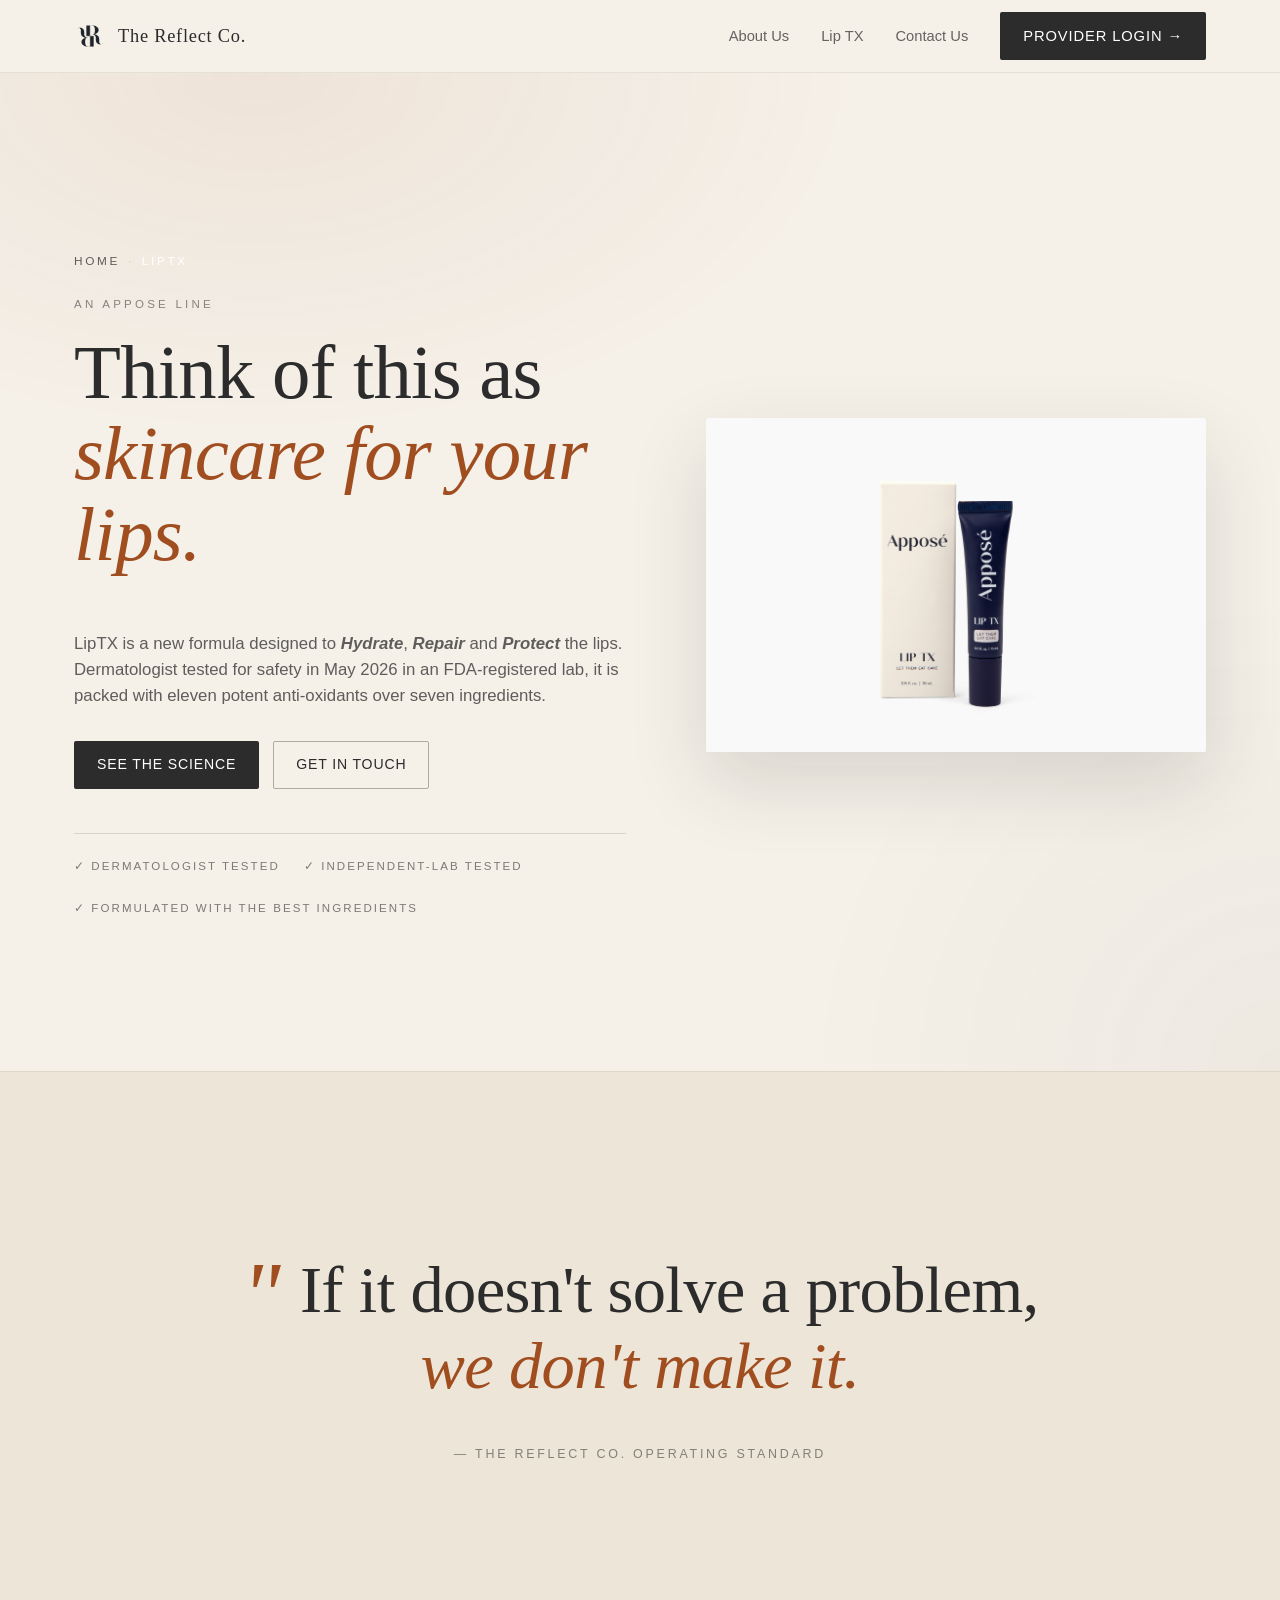
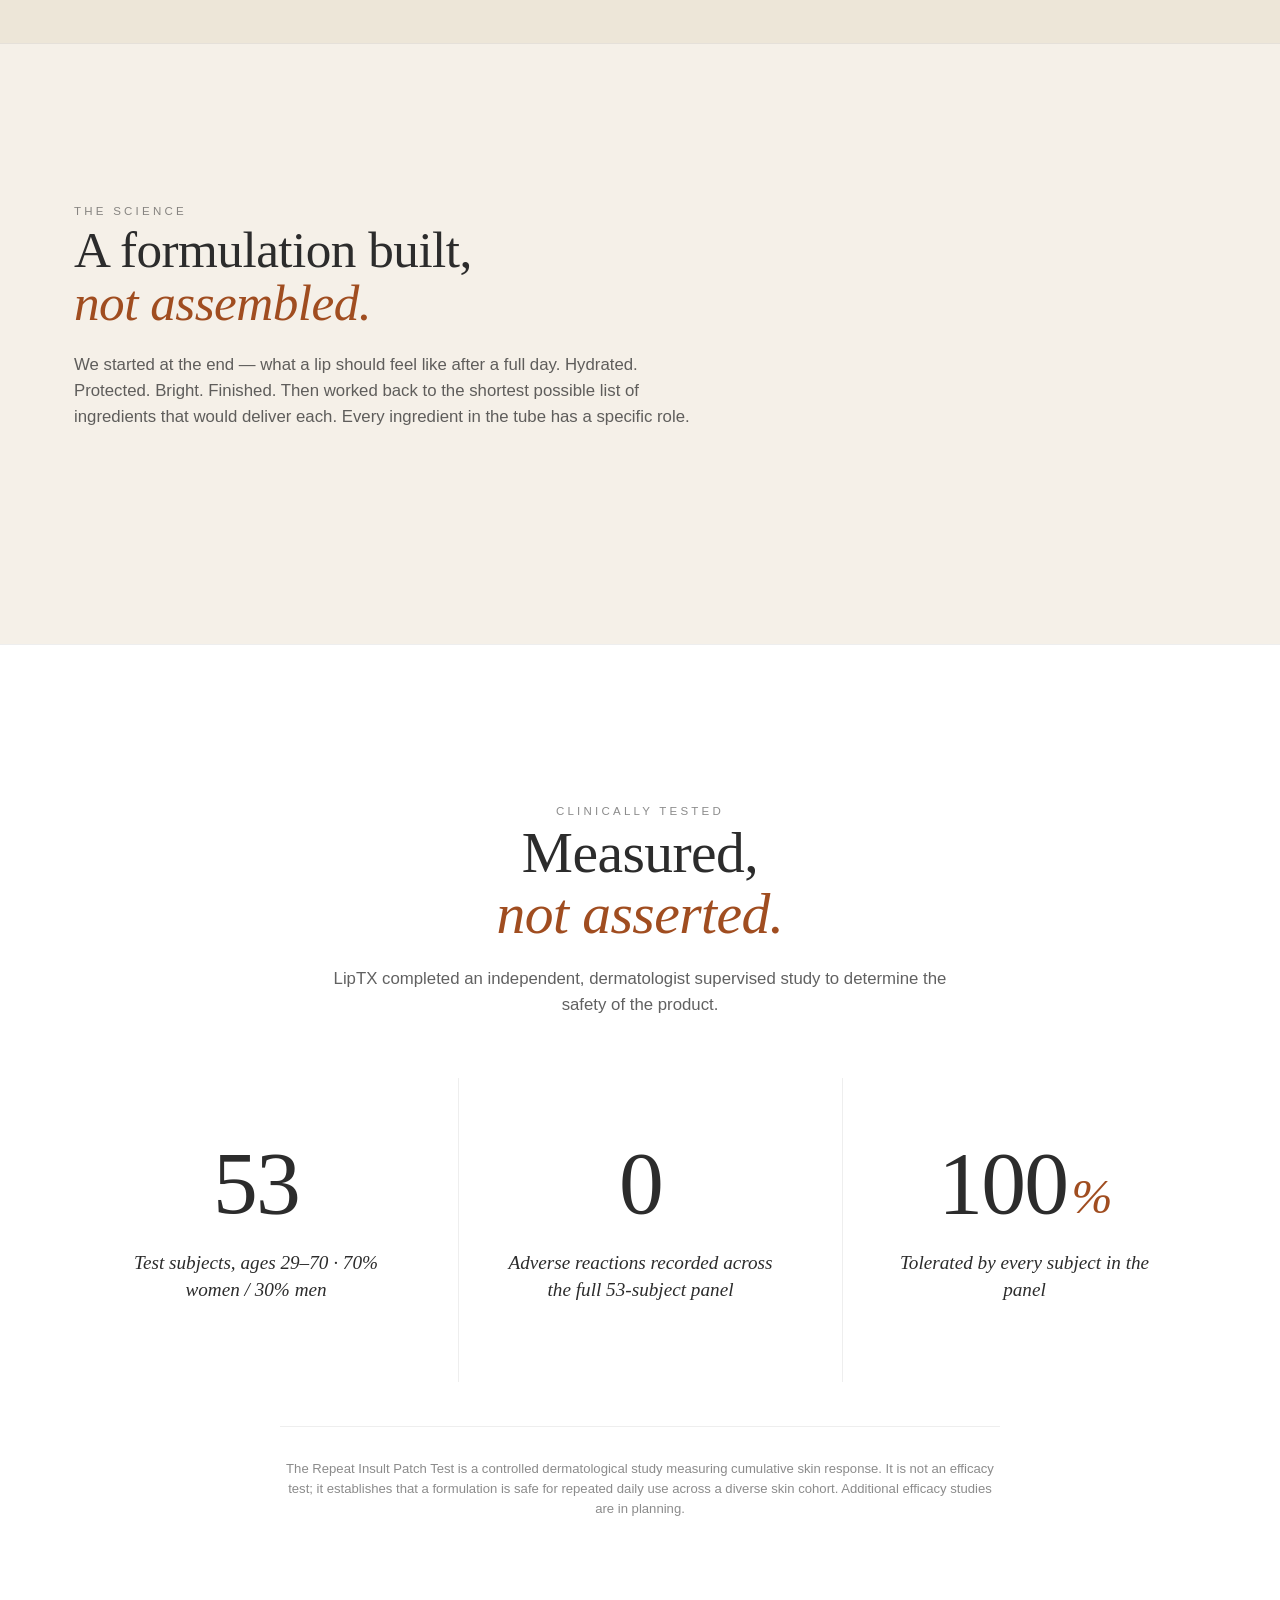
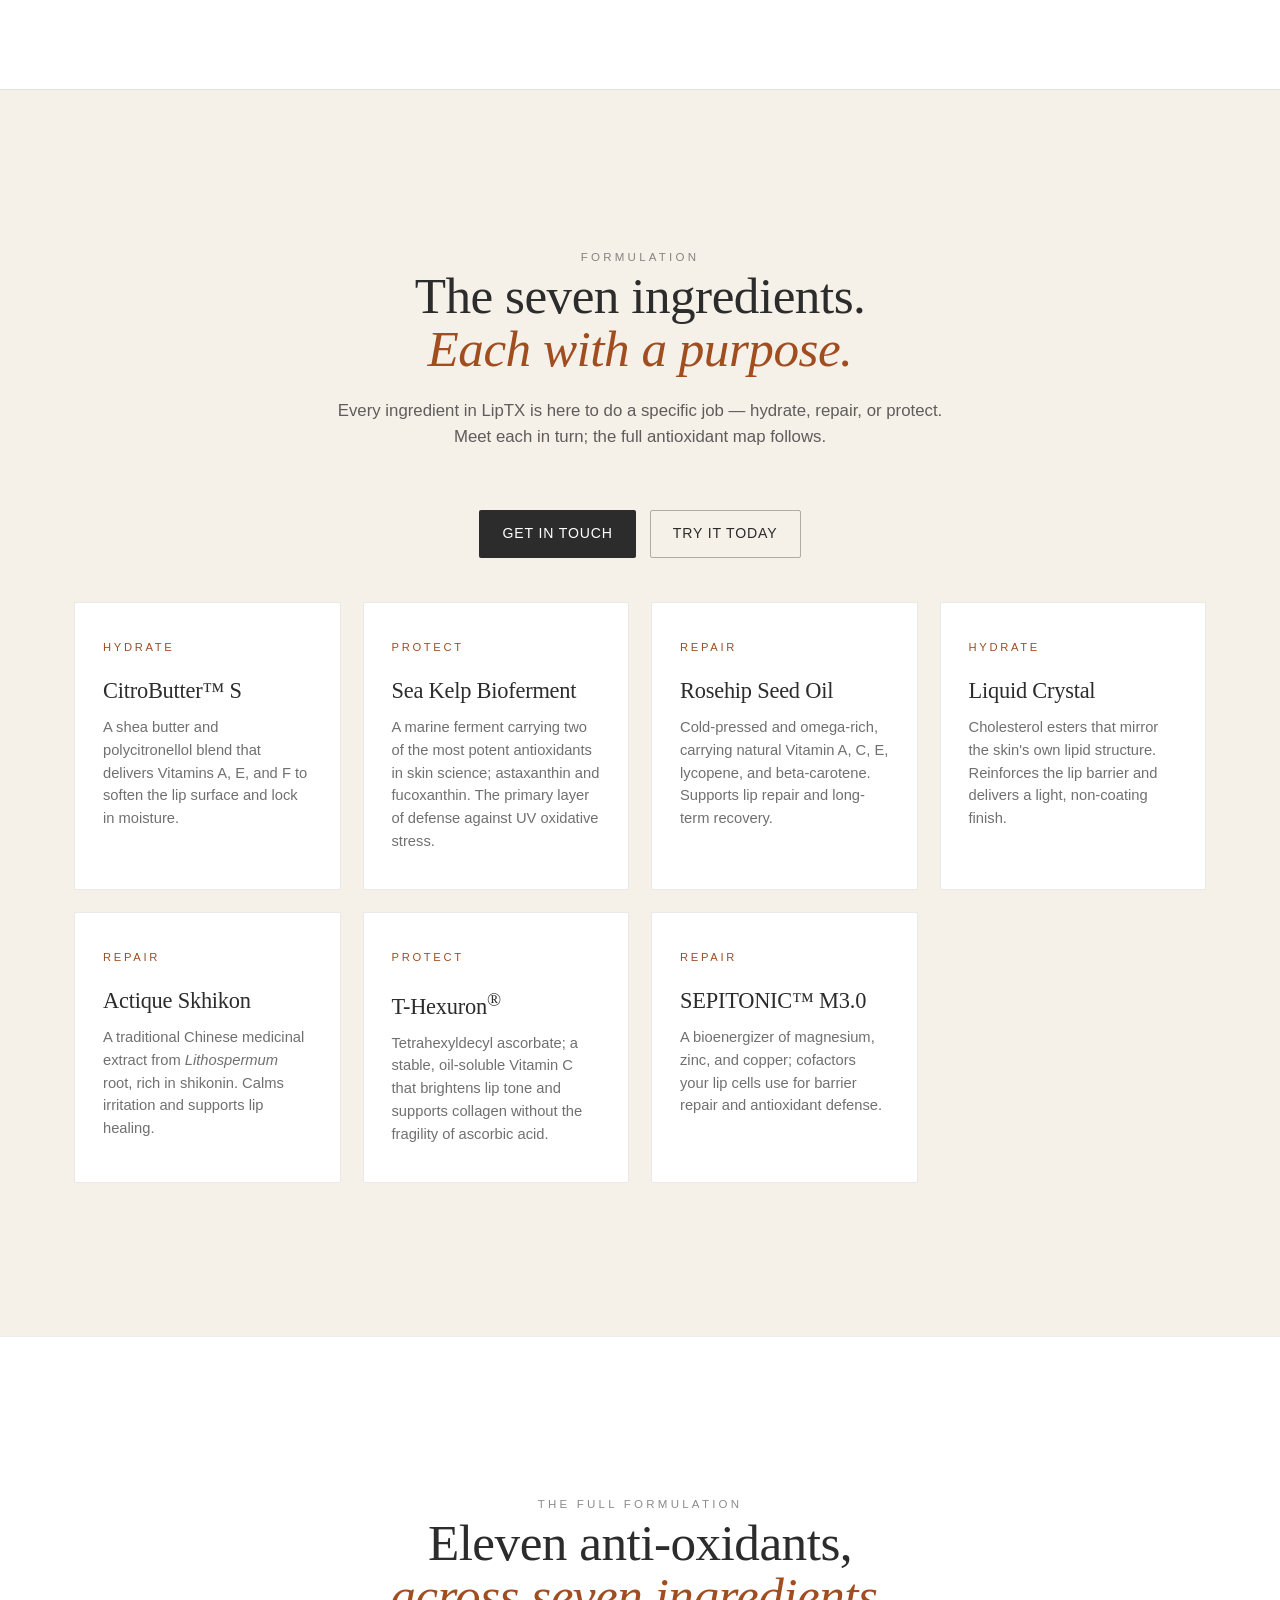
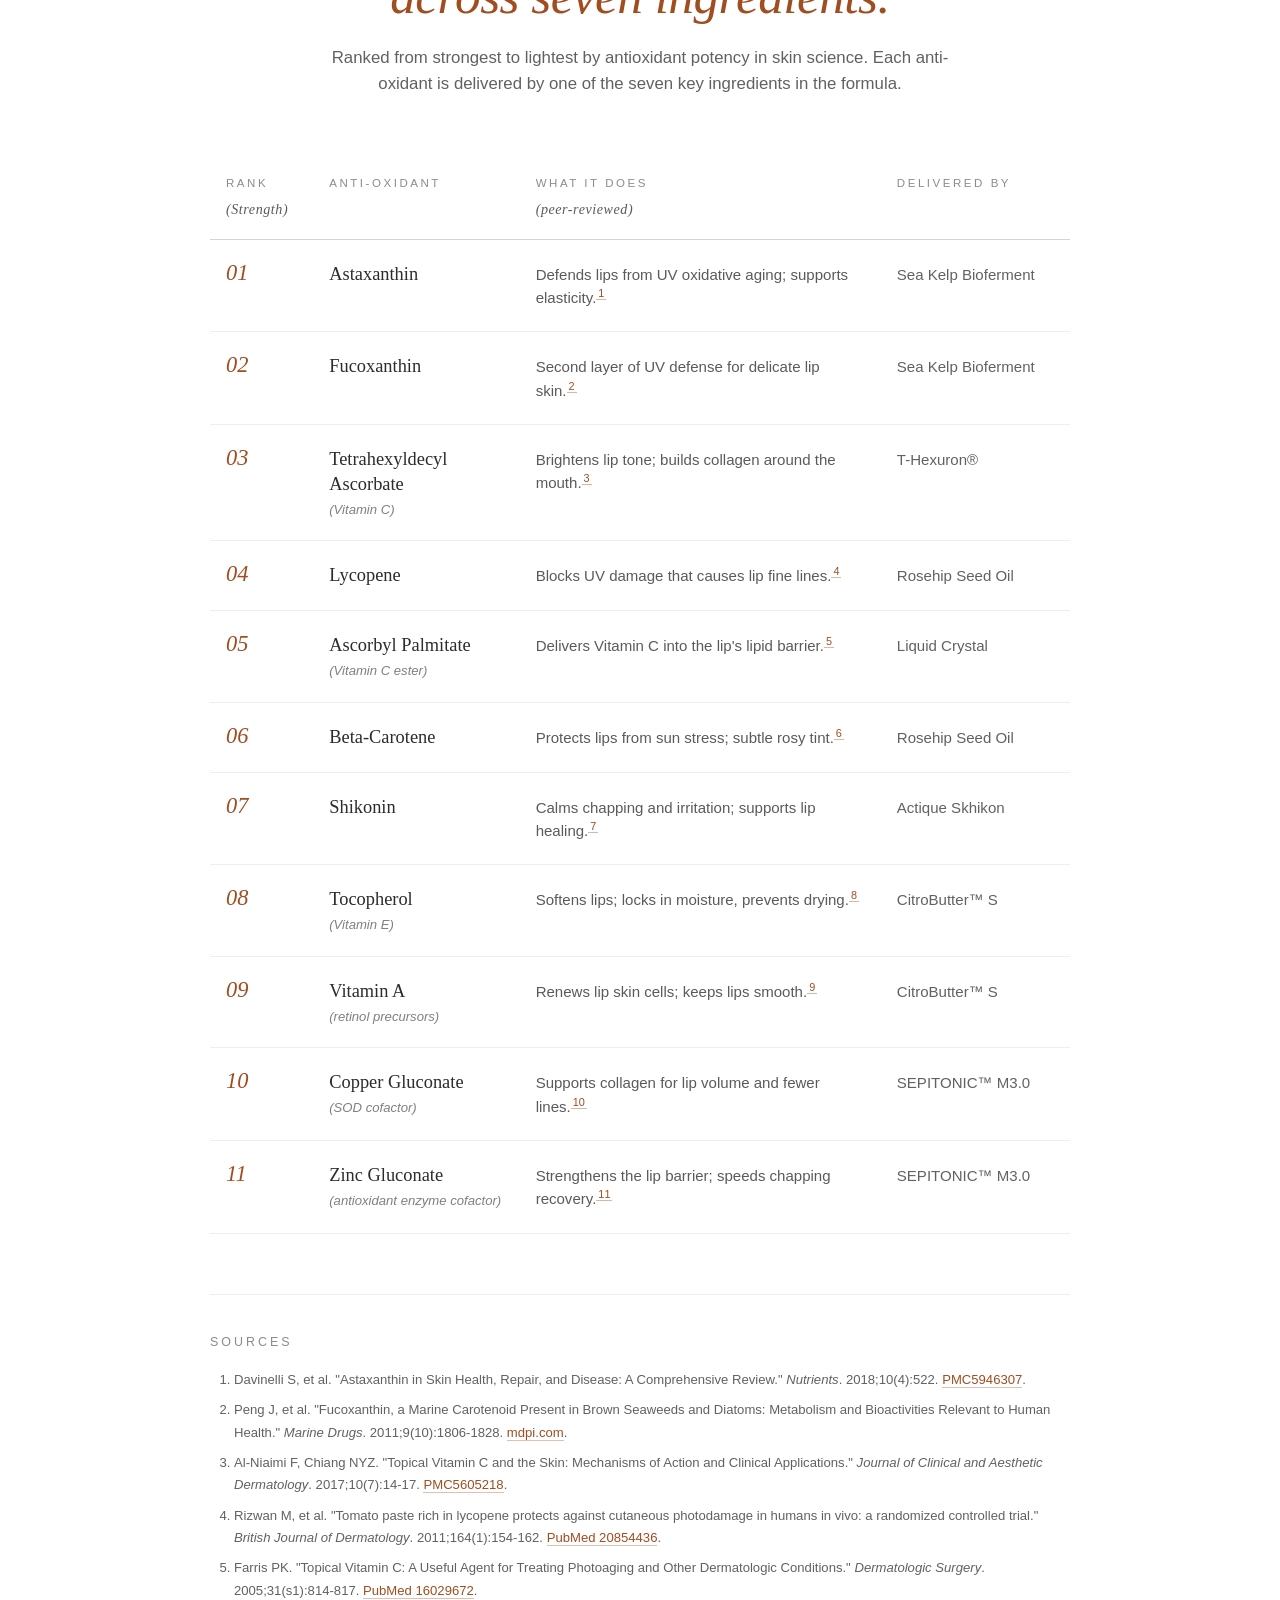
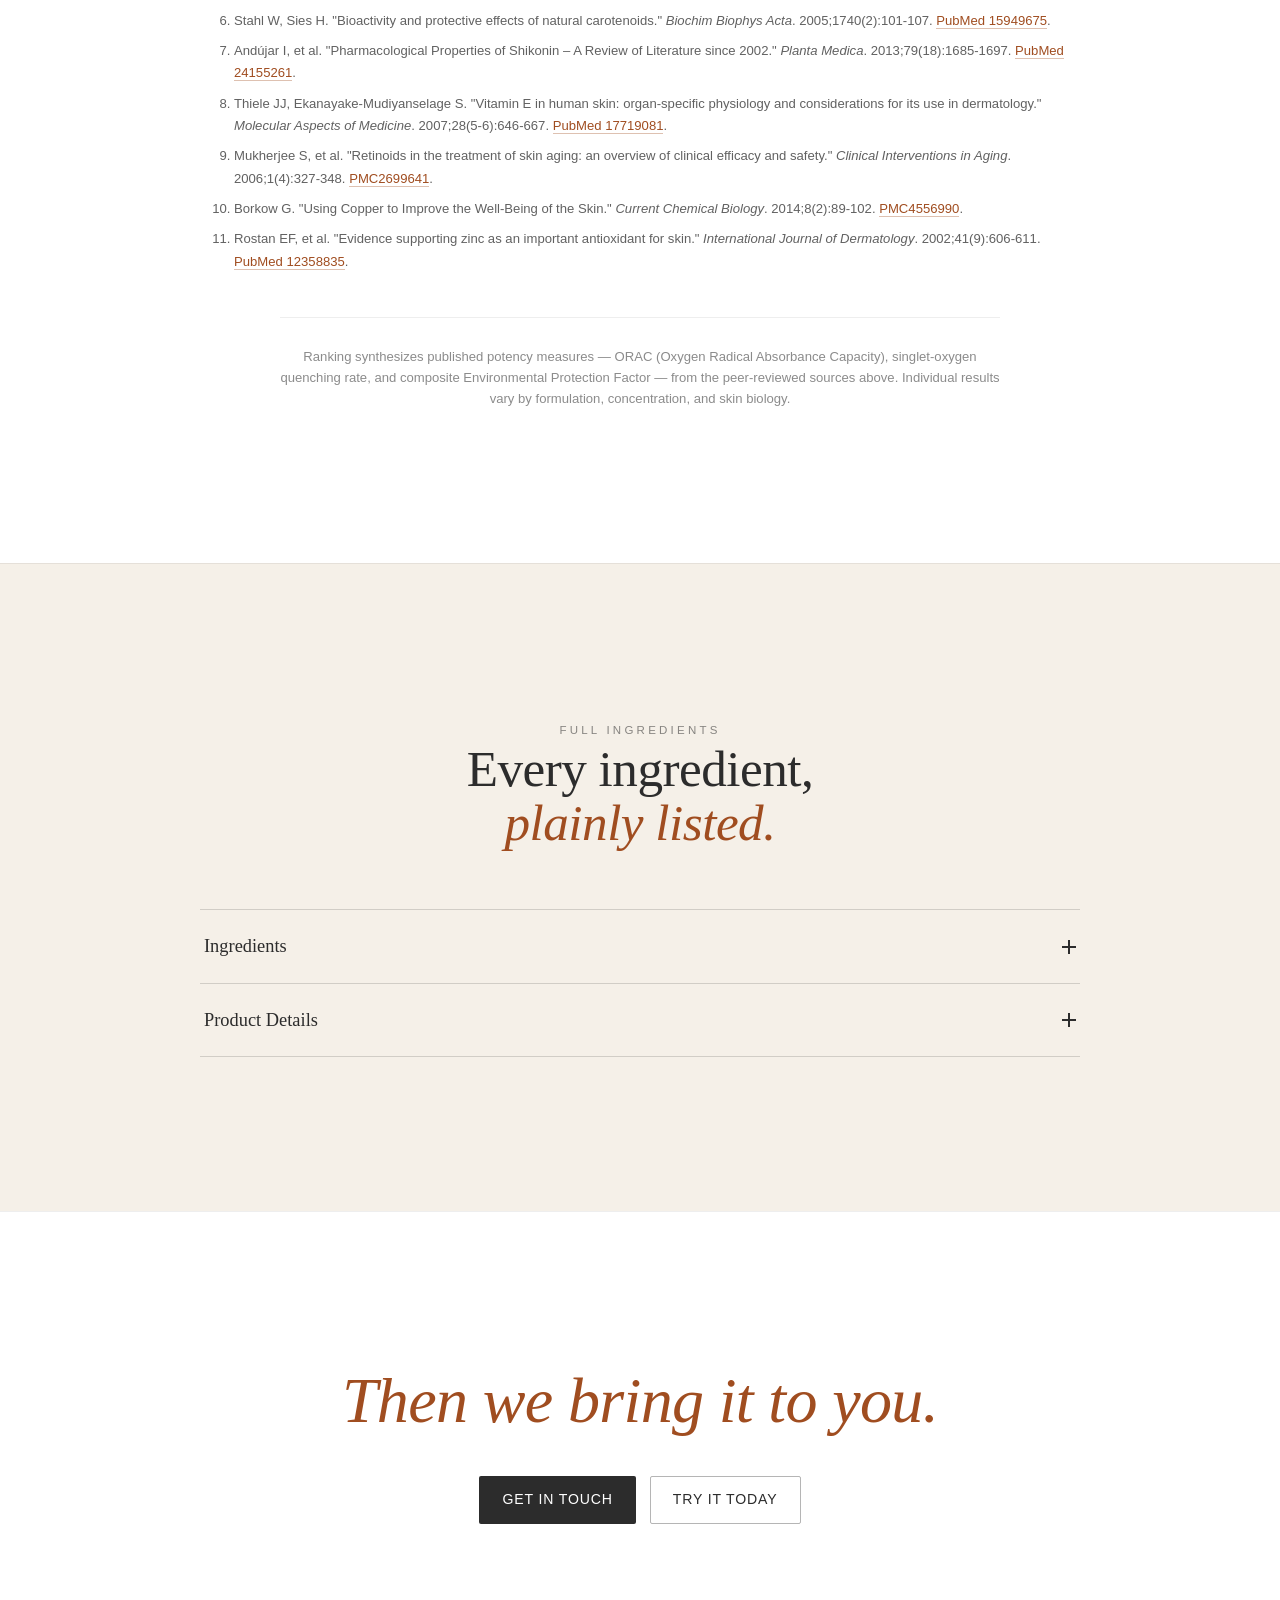
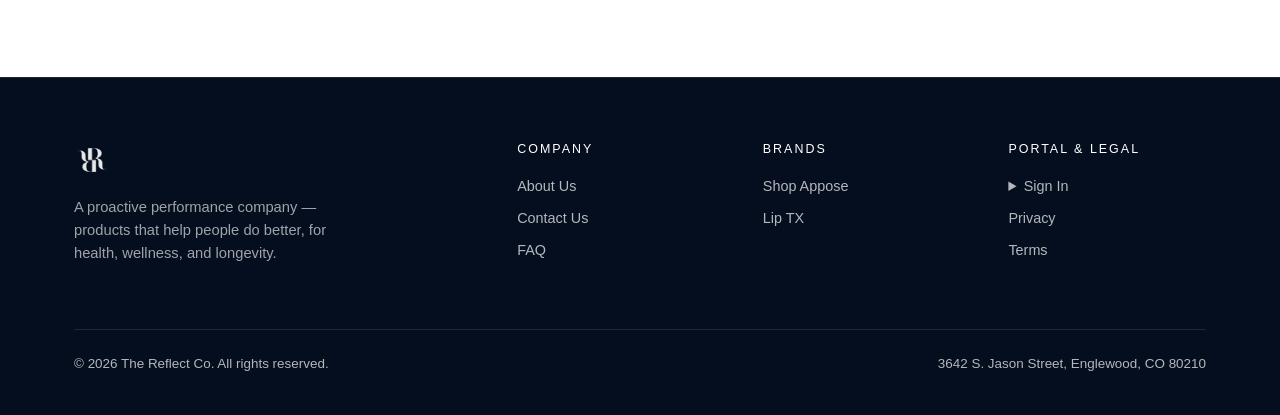
<file: liptx.html>
<!DOCTYPE html>
<html lang="en">
<head>
<meta charset="UTF-8" />
<meta name="viewport" content="width=device-width, initial-scale=1.0" />
<meta http-equiv="X-Content-Type-Options" content="nosniff" />
<meta name="referrer" content="strict-origin-when-cross-origin" />
<meta http-equiv="Content-Security-Policy" content="default-src 'self' https:; script-src 'self' 'unsafe-inline' https:; style-src 'self' 'unsafe-inline' https://fonts.googleapis.com; font-src 'self' https://fonts.gstatic.com; img-src 'self' data: https:; connect-src 'self' https:; frame-ancestors 'none'; base-uri 'self'; form-action 'self' mailto:;" />
<meta http-equiv="Permissions-Policy" content="geolocation=(), microphone=(), camera=(), payment=()" />
<title>LipTX — The specialty lip treatment within Appose | The Reflect Co.</title>
<meta name="description" content="LipTX — a new lip formula designed to hydrate, repair, and protect. Dermatologist tested for safety in May 2026 in an FDA-Registered Lab. Eleven anti-oxidants across seven ingredients. Skincare for your lips. From Appose, by The Reflect Co." />
<link rel="canonical" href="https://thereflectco.com/liptx.html" />

<meta property="og:type" content="website" />
<meta property="og:title" content="LipTX — a specialty lip treatment within Appose" />
<meta property="og:description" content="Independent-lab tested. RIPT-verified. Plainly stated. A specialty lip treatment from The Reflect Co." />
<meta property="og:url" content="https://thereflectco.com/liptx.html" />
<meta property="og:image" content="https://thereflectco.com/assets/og-card.png" />
<meta property="og:image:width" content="1200" />
<meta property="og:image:height" content="630" />
<meta property="og:site_name" content="The Reflect Co." />
<meta name="twitter:card" content="summary_large_image" />
<meta name="twitter:title" content="LipTX — a specialty lip treatment within Appose" />
<meta name="twitter:description" content="Independent-lab tested. RIPT-verified. Plainly stated." />
<meta name="twitter:image" content="https://thereflectco.com/assets/og-card.png" />

<link rel="icon" type="image/png" href="assets/reflect-logo.png" />
<link rel="apple-touch-icon" href="assets/reflect-logo.png" />
<meta name="theme-color" content="#0d2945" />

<link rel="preconnect" href="https://fonts.googleapis.com" />
<link rel="preconnect" href="https://fonts.gstatic.com" crossorigin />
<link href="https://fonts.googleapis.com/css2?family=Cormorant+Garamond:ital,wght@0,400;0,500;0,600;1,400;1,500&family=Inter:wght@400;500;600&display=swap" rel="stylesheet" />
<link rel="stylesheet" href="styles.css" />

<script type="application/ld+json">
{
  "@context": "https://schema.org",
  "@type": "Product",
  "name": "LipTX",
  "brand": { "@type": "Brand", "name": "Appose", "url": "https://shopappose.com" },
  "manufacturer": { "@type": "Organization", "name": "The Reflect Co.", "url": "https://thereflectco.com" },
  "description": "A new lip formula designed to hydrate, repair, and protect. Dermatologist tested for safety in May 2026 in an FDA-Registered lab. Eleven anti-oxidants across seven ingredients. A specialty line within the Appose brand — think of it as skincare for your lips.",
  "category": "Beauty · Lip Treatment",
  "image": "https://thereflectco.com/assets/og-card.png"
}
</script>
<script type="application/ld+json">
{
  "@context": "https://schema.org",
  "@type": "BreadcrumbList",
  "itemListElement": [
    {"@type": "ListItem", "position": 1, "name": "Home", "item": "https://thereflectco.com/"},
    {"@type": "ListItem", "position": 2, "name": "LipTX", "item": "https://thereflectco.com/liptx.html"}
  ]
}
</script>
</head>
<body class="liptx">

<header class="site-header">
  <div class="wrap">
    <nav class="nav" id="nav">
      <a href="index.html" class="brand">
        <img src="assets/reflect-logo.png" alt="" />
        <span>The Reflect Co.</span>
      </a>
      <div class="nav-links">
        <a href="about.html">About Us</a>
        <a href="liptx.html">Lip TX</a>
        <a href="contact.html">Contact Us</a>
        <a class="btn btn-primary" href="https://media.thereflectco.com">Provider Login →</a>
      </div>
      <button class="nav-toggle" aria-label="Toggle menu" aria-expanded="false">
        <span></span><span></span><span></span>
      </button>
    </nav>
  </div>
</header>

<!-- HERO -->
<section class="liptx-hero">
  <div class="wrap liptx-hero-grid">
    <div class="liptx-hero-copy">
      <nav class="breadcrumbs" aria-label="Breadcrumb">
        <a href="index.html">Home</a><span class="sep">·</span><span aria-current="page">LipTX</span>
      </nav>
      <span class="eyebrow">An Appose Line</span>
      <h1 class="editorial">Think of this as<br /><span class="italic-accent">skincare for your lips.</span></h1>
      <p class="lede">LipTX is a new formula designed to <strong>Hydrate</strong>, <strong>Repair</strong> and <strong>Protect</strong> the lips. Dermatologist tested for safety in May 2026 in an FDA-registered lab, it is packed with eleven potent anti-oxidants over seven ingredients.</p>
      <div class="hero-actions" style="margin-top:32px; display:flex; gap:14px; flex-wrap:wrap">
        <a class="btn btn-primary" href="#science">See the science</a>
        <a class="btn btn-ghost" href="contact.html">Get in touch</a>
      </div>
      <div class="proof-strip" aria-label="Verification badges">
        <span class="proof">✓ Dermatologist Tested</span>
        <span class="proof">✓ Independent-Lab Tested</span>
        <span class="proof">✓ Formulated with the best ingredients</span>
      </div>
    </div>
    <div class="liptx-hero-visual">
      <img class="product-hero-img" src="assets/liptx-hero.jpg" alt="Apposé LipTX — 15 mL navy tube with cream carton, Let Them Eat Cake flavor" width="1200" height="800" fetchpriority="high" decoding="async" />
    </div>
  </div>
</section>

<!-- PROPOSITION -->
<section class="liptx-proposition">
  <div class="wrap">
    <p class="editorial-quote">
      <span class="quote-mark">"</span>
      If it doesn't solve a problem,<br /><span class="italic-accent">we don't make it.</span>
    </p>
    <p class="editorial-quote-attribution">— The Reflect Co. operating standard</p>
  </div>
</section>

<!-- THE SCIENCE -->
<section id="science" class="liptx-science">
  <div class="wrap">
    <div class="section-head">
      <span class="eyebrow">The Science</span>
      <h2 class="editorial">A formulation built,<br /><span class="italic-accent">not assembled.</span></h2>
      <p class="lede" style="margin-top:22px; max-width: 620px">
        We started at the end — what a lip should feel like after a full day. Hydrated. Protected. Bright. Finished. Then worked back to the shortest possible list of ingredients that would deliver each. Every ingredient in the tube has a specific role.
      </p>
    </div>

  </div>
</section>

<!-- CLINICAL RESULTS — real RIPT data as big stats (Alastin/Bader move, real numbers) -->
<section class="liptx-results">
  <div class="wrap">
    <div class="section-head center">
      <span class="eyebrow">Clinically Tested</span>
      <h2 class="editorial">Measured,<br /><span class="italic-accent">not asserted.</span></h2>
      <p class="lede" style="max-width: 640px; margin: 22px auto 0">
        LipTX completed an independent, dermatologist supervised study to determine the safety of the product.
      </p>
    </div>

    <div class="results-grid">
      <div class="result">
        <div class="result-num">53</div>
        <div class="result-desc">Test subjects, ages 29–70 · 70% women / 30% men</div>
      </div>
      <div class="result">
        <div class="result-num">0</div>
        <div class="result-desc">Adverse reactions recorded across the full 53-subject panel</div>
      </div>
      <div class="result">
        <div class="result-num">100<span class="pct">%</span></div>
        <div class="result-desc">Tolerated by every subject in the panel</div>
      </div>
    </div>

    <p class="results-note">
      The Repeat Insult Patch Test is a controlled dermatological study measuring cumulative skin response. It is not an efficacy test; it establishes that a formulation is safe for repeated daily use across a diverse skin cohort. Additional efficacy studies are in planning.
    </p>
  </div>
</section>

<!-- INGREDIENTS — real actives -->
<section class="liptx-ingredients">
  <div class="wrap">
    <div class="section-head center">
      <span class="eyebrow">Formulation</span>
      <h2 class="editorial">The seven ingredients.<br /><span class="italic-accent">Each with a purpose.</span></h2>
      <p class="lede" style="max-width:640px; margin:22px auto 0">
        Every ingredient in LipTX is here to do a specific job — hydrate, repair, or protect. Meet each in turn; the full antioxidant map follows.
      </p>
    </div>

    <div class="closer-actions" style="margin: 36px auto 44px">
      <a class="btn btn-primary" href="contact.html">Get in touch</a>
      <a class="btn btn-ghost" href="https://shopappose.com/products/appose-liptx" target="_blank" rel="noopener">Try it today</a>
    </div>

    <div class="ingredient-grid">
      <div class="ingredient-card">
        <span class="ingredient-cat">Hydrate</span>
        <h3><a href="#ing-citrobutter">CitroButter&trade; S</a></h3>
        <p>A shea butter and polycitronellol blend that delivers Vitamins A, E, and F to soften the lip surface and lock in moisture.</p>
      </div>
      <div class="ingredient-card">
        <span class="ingredient-cat">Protect</span>
        <h3><a href="#ing-sea-kelp">Sea Kelp Bioferment</a></h3>
        <p>A marine ferment carrying two of the most potent antioxidants in skin science; astaxanthin and fucoxanthin. The primary layer of defense against UV oxidative stress.</p>
      </div>
      <div class="ingredient-card">
        <span class="ingredient-cat">Repair</span>
        <h3><a href="#ing-rosehip">Rosehip Seed Oil</a></h3>
        <p>Cold-pressed and omega-rich, carrying natural Vitamin A, C, E, lycopene, and beta-carotene. Supports lip repair and long-term recovery.</p>
      </div>
      <div class="ingredient-card">
        <span class="ingredient-cat">Hydrate</span>
        <h3><a href="#ing-liquid-crystal">Liquid Crystal</a></h3>
        <p>Cholesterol esters that mirror the skin's own lipid structure. Reinforces the lip barrier and delivers a light, non-coating finish.</p>
      </div>
      <div class="ingredient-card">
        <span class="ingredient-cat">Repair</span>
        <h3><a href="#ing-actique-skhikon">Actique Skhikon</a></h3>
        <p>A traditional Chinese medicinal extract from <em>Lithospermum</em> root, rich in shikonin. Calms irritation and supports lip healing.</p>
      </div>
      <div class="ingredient-card">
        <span class="ingredient-cat">Protect</span>
        <h3><a href="#ing-t-hexuron">T-Hexuron<sup>&reg;</sup></a></h3>
        <p>Tetrahexyldecyl ascorbate; a stable, oil-soluble Vitamin C that brightens lip tone and supports collagen without the fragility of ascorbic acid.</p>
      </div>
      <div class="ingredient-card">
        <span class="ingredient-cat">Repair</span>
        <h3><a href="#ing-sepitonic">SEPITONIC&trade; M3.0</a></h3>
        <p>A bioenergizer of magnesium, zinc, and copper; cofactors your lip cells use for barrier repair and antioxidant defense.</p>
      </div>
    </div>
  </div>
</section>

<!-- FULL ANTIOXIDANT MAP — the 11 across 7, ranked -->
<section class="liptx-antioxidant-map">
  <div class="wrap">
    <div class="section-head center">
      <span class="eyebrow">The Full Formulation</span>
      <h2 class="editorial">Eleven anti-oxidants,<br /><span class="italic-accent">across seven ingredients.</span></h2>
      <p class="lede" style="max-width: 640px; margin: 22px auto 0">
        Ranked from strongest to lightest by antioxidant potency in skin science. Each anti-oxidant is delivered by one of the seven key ingredients in the formula.
      </p>
    </div>

    <div class="ax-table-wrap">
      <table class="ax-table" aria-label="LipTX anti-oxidants ranked 1 to 11 with function and delivering ingredient">
        <thead>
          <tr>
            <th scope="col" class="col-rank">Rank <span class="th-sub">(Strength)</span></th>
            <th scope="col" class="col-ax">Anti-oxidant</th>
            <th scope="col" class="col-what">What it does <span class="th-sub">(peer-reviewed)</span></th>
            <th scope="col" class="col-ing">Delivered by</th>
          </tr>
        </thead>
        <tbody>
          <tr id="ing-sea-kelp">
            <td class="rank">01</td>
            <td class="ax-name">Astaxanthin</td>
            <td class="ax-what">Defends lips from UV oxidative aging; supports elasticity.<sup><a href="https://pmc.ncbi.nlm.nih.gov/articles/PMC5946307/" target="_blank" rel="noopener">1</a></sup></td>
            <td class="ing-name">Sea Kelp Bioferment</td>
          </tr>
          <tr>
            <td class="rank">02</td>
            <td class="ax-name">Fucoxanthin</td>
            <td class="ax-what">Second layer of UV defense for delicate lip skin.<sup><a href="https://www.mdpi.com/1660-3397/9/10/1806" target="_blank" rel="noopener">2</a></sup></td>
            <td class="ing-name">Sea Kelp Bioferment</td>
          </tr>
          <tr id="ing-t-hexuron">
            <td class="rank">03</td>
            <td class="ax-name">Tetrahexyldecyl Ascorbate <span class="ax-note">(Vitamin C)</span></td>
            <td class="ax-what">Brightens lip tone; builds collagen around the mouth.<sup><a href="https://pmc.ncbi.nlm.nih.gov/articles/PMC5605218/" target="_blank" rel="noopener">3</a></sup></td>
            <td class="ing-name">T-Hexuron®</td>
          </tr>
          <tr id="ing-rosehip">
            <td class="rank">04</td>
            <td class="ax-name">Lycopene</td>
            <td class="ax-what">Blocks UV damage that causes lip fine lines.<sup><a href="https://pubmed.ncbi.nlm.nih.gov/20854436/" target="_blank" rel="noopener">4</a></sup></td>
            <td class="ing-name">Rosehip Seed Oil</td>
          </tr>
          <tr id="ing-liquid-crystal">
            <td class="rank">05</td>
            <td class="ax-name">Ascorbyl Palmitate <span class="ax-note">(Vitamin C ester)</span></td>
            <td class="ax-what">Delivers Vitamin C into the lip's lipid barrier.<sup><a href="https://pubmed.ncbi.nlm.nih.gov/16029672/" target="_blank" rel="noopener">5</a></sup></td>
            <td class="ing-name">Liquid Crystal</td>
          </tr>
          <tr>
            <td class="rank">06</td>
            <td class="ax-name">Beta-Carotene</td>
            <td class="ax-what">Protects lips from sun stress; subtle rosy tint.<sup><a href="https://pubmed.ncbi.nlm.nih.gov/15949675/" target="_blank" rel="noopener">6</a></sup></td>
            <td class="ing-name">Rosehip Seed Oil</td>
          </tr>
          <tr id="ing-actique-skhikon">
            <td class="rank">07</td>
            <td class="ax-name">Shikonin</td>
            <td class="ax-what">Calms chapping and irritation; supports lip healing.<sup><a href="https://pubmed.ncbi.nlm.nih.gov/24155261/" target="_blank" rel="noopener">7</a></sup></td>
            <td class="ing-name">Actique Skhikon</td>
          </tr>
          <tr id="ing-citrobutter">
            <td class="rank">08</td>
            <td class="ax-name">Tocopherol <span class="ax-note">(Vitamin E)</span></td>
            <td class="ax-what">Softens lips; locks in moisture, prevents drying.<sup><a href="https://pubmed.ncbi.nlm.nih.gov/17719081/" target="_blank" rel="noopener">8</a></sup></td>
            <td class="ing-name">CitroButter™ S</td>
          </tr>
          <tr>
            <td class="rank">09</td>
            <td class="ax-name">Vitamin A <span class="ax-note">(retinol precursors)</span></td>
            <td class="ax-what">Renews lip skin cells; keeps lips smooth.<sup><a href="https://pmc.ncbi.nlm.nih.gov/articles/PMC2699641/" target="_blank" rel="noopener">9</a></sup></td>
            <td class="ing-name">CitroButter™ S</td>
          </tr>
          <tr id="ing-sepitonic">
            <td class="rank">10</td>
            <td class="ax-name">Copper Gluconate <span class="ax-note">(SOD cofactor)</span></td>
            <td class="ax-what">Supports collagen for lip volume and fewer lines.<sup><a href="https://pmc.ncbi.nlm.nih.gov/articles/PMC4556990/" target="_blank" rel="noopener">10</a></sup></td>
            <td class="ing-name">SEPITONIC™ M3.0</td>
          </tr>
          <tr>
            <td class="rank">11</td>
            <td class="ax-name">Zinc Gluconate <span class="ax-note">(antioxidant enzyme cofactor)</span></td>
            <td class="ax-what">Strengthens the lip barrier; speeds chapping recovery.<sup><a href="https://pubmed.ncbi.nlm.nih.gov/12358835/" target="_blank" rel="noopener">11</a></sup></td>
            <td class="ing-name">SEPITONIC™ M3.0</td>
          </tr>
        </tbody>
      </table>
    </div>

    <div class="ax-sources">
      <h3>Sources</h3>
      <ol class="ax-source-list">
        <li id="src-1">Davinelli S, et al. "Astaxanthin in Skin Health, Repair, and Disease: A Comprehensive Review." <em>Nutrients</em>. 2018;10(4):522. <a href="https://pmc.ncbi.nlm.nih.gov/articles/PMC5946307/" target="_blank" rel="noopener">PMC5946307</a>.</li>
        <li id="src-2">Peng J, et al. "Fucoxanthin, a Marine Carotenoid Present in Brown Seaweeds and Diatoms: Metabolism and Bioactivities Relevant to Human Health." <em>Marine Drugs</em>. 2011;9(10):1806-1828. <a href="https://www.mdpi.com/1660-3397/9/10/1806" target="_blank" rel="noopener">mdpi.com</a>.</li>
        <li id="src-3">Al-Niaimi F, Chiang NYZ. "Topical Vitamin C and the Skin: Mechanisms of Action and Clinical Applications." <em>Journal of Clinical and Aesthetic Dermatology</em>. 2017;10(7):14-17. <a href="https://pmc.ncbi.nlm.nih.gov/articles/PMC5605218/" target="_blank" rel="noopener">PMC5605218</a>.</li>
        <li id="src-4">Rizwan M, et al. "Tomato paste rich in lycopene protects against cutaneous photodamage in humans in vivo: a randomized controlled trial." <em>British Journal of Dermatology</em>. 2011;164(1):154-162. <a href="https://pubmed.ncbi.nlm.nih.gov/20854436/" target="_blank" rel="noopener">PubMed 20854436</a>.</li>
        <li id="src-5">Farris PK. "Topical Vitamin C: A Useful Agent for Treating Photoaging and Other Dermatologic Conditions." <em>Dermatologic Surgery</em>. 2005;31(s1):814-817. <a href="https://pubmed.ncbi.nlm.nih.gov/16029672/" target="_blank" rel="noopener">PubMed 16029672</a>.</li>
        <li id="src-6">Stahl W, Sies H. "Bioactivity and protective effects of natural carotenoids." <em>Biochim Biophys Acta</em>. 2005;1740(2):101-107. <a href="https://pubmed.ncbi.nlm.nih.gov/15949675/" target="_blank" rel="noopener">PubMed 15949675</a>.</li>
        <li id="src-7">Andújar I, et al. "Pharmacological Properties of Shikonin – A Review of Literature since 2002." <em>Planta Medica</em>. 2013;79(18):1685-1697. <a href="https://pubmed.ncbi.nlm.nih.gov/24155261/" target="_blank" rel="noopener">PubMed 24155261</a>.</li>
        <li id="src-8">Thiele JJ, Ekanayake-Mudiyanselage S. "Vitamin E in human skin: organ-specific physiology and considerations for its use in dermatology." <em>Molecular Aspects of Medicine</em>. 2007;28(5-6):646-667. <a href="https://pubmed.ncbi.nlm.nih.gov/17719081/" target="_blank" rel="noopener">PubMed 17719081</a>.</li>
        <li id="src-9">Mukherjee S, et al. "Retinoids in the treatment of skin aging: an overview of clinical efficacy and safety." <em>Clinical Interventions in Aging</em>. 2006;1(4):327-348. <a href="https://pmc.ncbi.nlm.nih.gov/articles/PMC2699641/" target="_blank" rel="noopener">PMC2699641</a>.</li>
        <li id="src-10">Borkow G. "Using Copper to Improve the Well-Being of the Skin." <em>Current Chemical Biology</em>. 2014;8(2):89-102. <a href="https://pmc.ncbi.nlm.nih.gov/articles/PMC4556990/" target="_blank" rel="noopener">PMC4556990</a>.</li>
        <li id="src-11">Rostan EF, et al. "Evidence supporting zinc as an important antioxidant for skin." <em>International Journal of Dermatology</em>. 2002;41(9):606-611. <a href="https://pubmed.ncbi.nlm.nih.gov/12358835/" target="_blank" rel="noopener">PubMed 12358835</a>.</li>
      </ol>
    </div>

    <p class="ax-note-footer">
      Ranking synthesizes published potency measures — ORAC (Oxygen Radical Absorbance Capacity), singlet-oxygen quenching rate, and composite Environmental Protection Factor — from the peer-reviewed sources above. Individual results vary by formulation, concentration, and skin biology.
    </p>
  </div>
</section>

<!-- FULL INGREDIENTS — FDA-compliant INCI list + product details, in expandable accordions -->
<section class="liptx-ingredients-full">
  <div class="wrap">
    <div class="section-head center">
      <span class="eyebrow">Full Ingredients</span>
      <h2 class="editorial">Every ingredient,<br /><span class="italic-accent">plainly listed.</span></h2>
    </div>

    <div class="accordion">
      <details class="accordion-item">
        <summary>
          <span class="accordion-title">Ingredients</span>
          <span class="accordion-icon" aria-hidden="true"></span>
        </summary>
        <div class="accordion-body">
          <p class="inci-list">Petrolatum, Octyldodecanol, Microcrystalline Wax, Ricinus Communis (Castor) Seed Oil, Natural Flavor, Polycitronellol (and) Helianthus Annuus (Sunflower) Seedcake (and) Butyrospermum Parkii (Shea) Butter, Hydrogenated Polyisobutene, Lactobacillus/Kelp Ferment Filtrate (and) Porphyridium Cruentum Extract (and) Fucoxanthin (and) Astaxanthin, Rosa Canina Seed Oil, Cholesteryl Oleyl Carbonate (and) Cholesteryl Nonanoate (and) Cholesteryl Chloride, Polyglyceryl-10 Pentaoleate, Magnesium Aspartate (and) Zinc Gluconate (and) Copper Gluconate, Sorbitan Sesquioleate, Caprylic/Capric Triglyceride (and) Lithospermum Erythrorhizon Root Extract, Glyceryl Distearate, Phenyl Trimethicone, Tocopherol, Tetrahexyldecyl Ascorbate, Hippophae Rhamnoides Fruit Oil, Sodium Saccharin.</p>
          <p class="inci-note">For the latest information, please refer to the tube packaging.</p>
        </div>
      </details>
      <details class="accordion-item">
        <summary>
          <span class="accordion-title">Product Details</span>
          <span class="accordion-icon" aria-hidden="true"></span>
        </summary>
        <div class="accordion-body">
          <dl class="product-details">
            <div>
              <dt>Size</dt>
              <dd>0.5 fl oz / 15 mL</dd>
            </div>
            <div>
              <dt>Made in</dt>
              <dd>USA</dd>
            </div>
            <div>
              <dt>Distributed by</dt>
              <dd>The Reflect Co., Denver, CO 80210</dd>
            </div>
            <div>
              <dt>Dermatologist tested</dt>
              <dd>53-subject Repeated Insult Patch Test, conducted at an independent FDA-registered laboratory</dd>
            </div>
            <div>
              <dt>Cruelty-free</dt>
              <dd>Not tested on animals</dd>
            </div>
          </dl>
        </div>
      </details>
    </div>
  </div>
</section>

<!-- STANDARD -->
<section class="liptx-standard">
  <div class="wrap">
    <p class="closer editorial">
      <span class="italic-accent">Then we bring it to you.</span>
    </p>
    <div class="closer-actions">
      <a class="btn btn-primary" href="contact.html">Get in touch</a>
      <a class="btn btn-ghost" href="https://shopappose.com/products/appose-liptx" target="_blank" rel="noopener">Try it today</a>
    </div>
  </div>
</section>

<footer class="site-footer">
  <div class="wrap">
    <div class="footer-grid">
      <div class="footer-brand">
        <img src="assets/reflect-logo.png" alt="The Reflect Co." width="36" height="36" loading="lazy" decoding="async" />
        <p>A proactive performance company — products that help people do better, for health, wellness, and longevity.</p>
      </div>
      <div>
        <h4>Company</h4>
        <ul>
          <li><a href="about.html">About Us</a></li>
          <li><a href="contact.html">Contact Us</a></li>
          <li><a href="faq.html">FAQ</a></li>
        </ul>
      </div>
      <div>
        <h4>Brands</h4>
        <ul>
          <li><a href="https://shopappose.com" target="_blank" rel="noopener">Shop Appose</a></li>
          <li><a href="liptx.html">Lip TX</a></li>
        </ul>
      </div>
      <div>
        <h4>Portal &amp; Legal</h4>
        <ul>
          <li>
            <details>
              <summary style="cursor:pointer;">Sign In</summary>
              <ul style="margin:10px 0 0 14px;">
                <li><a href="https://media.thereflectco.com">Providers</a></li>
                <li><a href="https://dnarsete.github.io/reflect-co-crm/">Rep sign-in</a></li>
              </ul>
            </details>
          </li>
          <li><a href="privacy.html">Privacy</a></li>
          <li><a href="terms.html">Terms</a></li>
        </ul>
      </div>
    </div>
    <div class="footer-bottom">
      <span>© 2026 The Reflect Co. All rights reserved.</span>
      <span>3642 S. Jason Street, Englewood, CO 80210</span>
    </div>
  </div>
</footer>

<script src="app.js"></script>
<script src="analytics.js"></script>
</body>
</html>
</file>
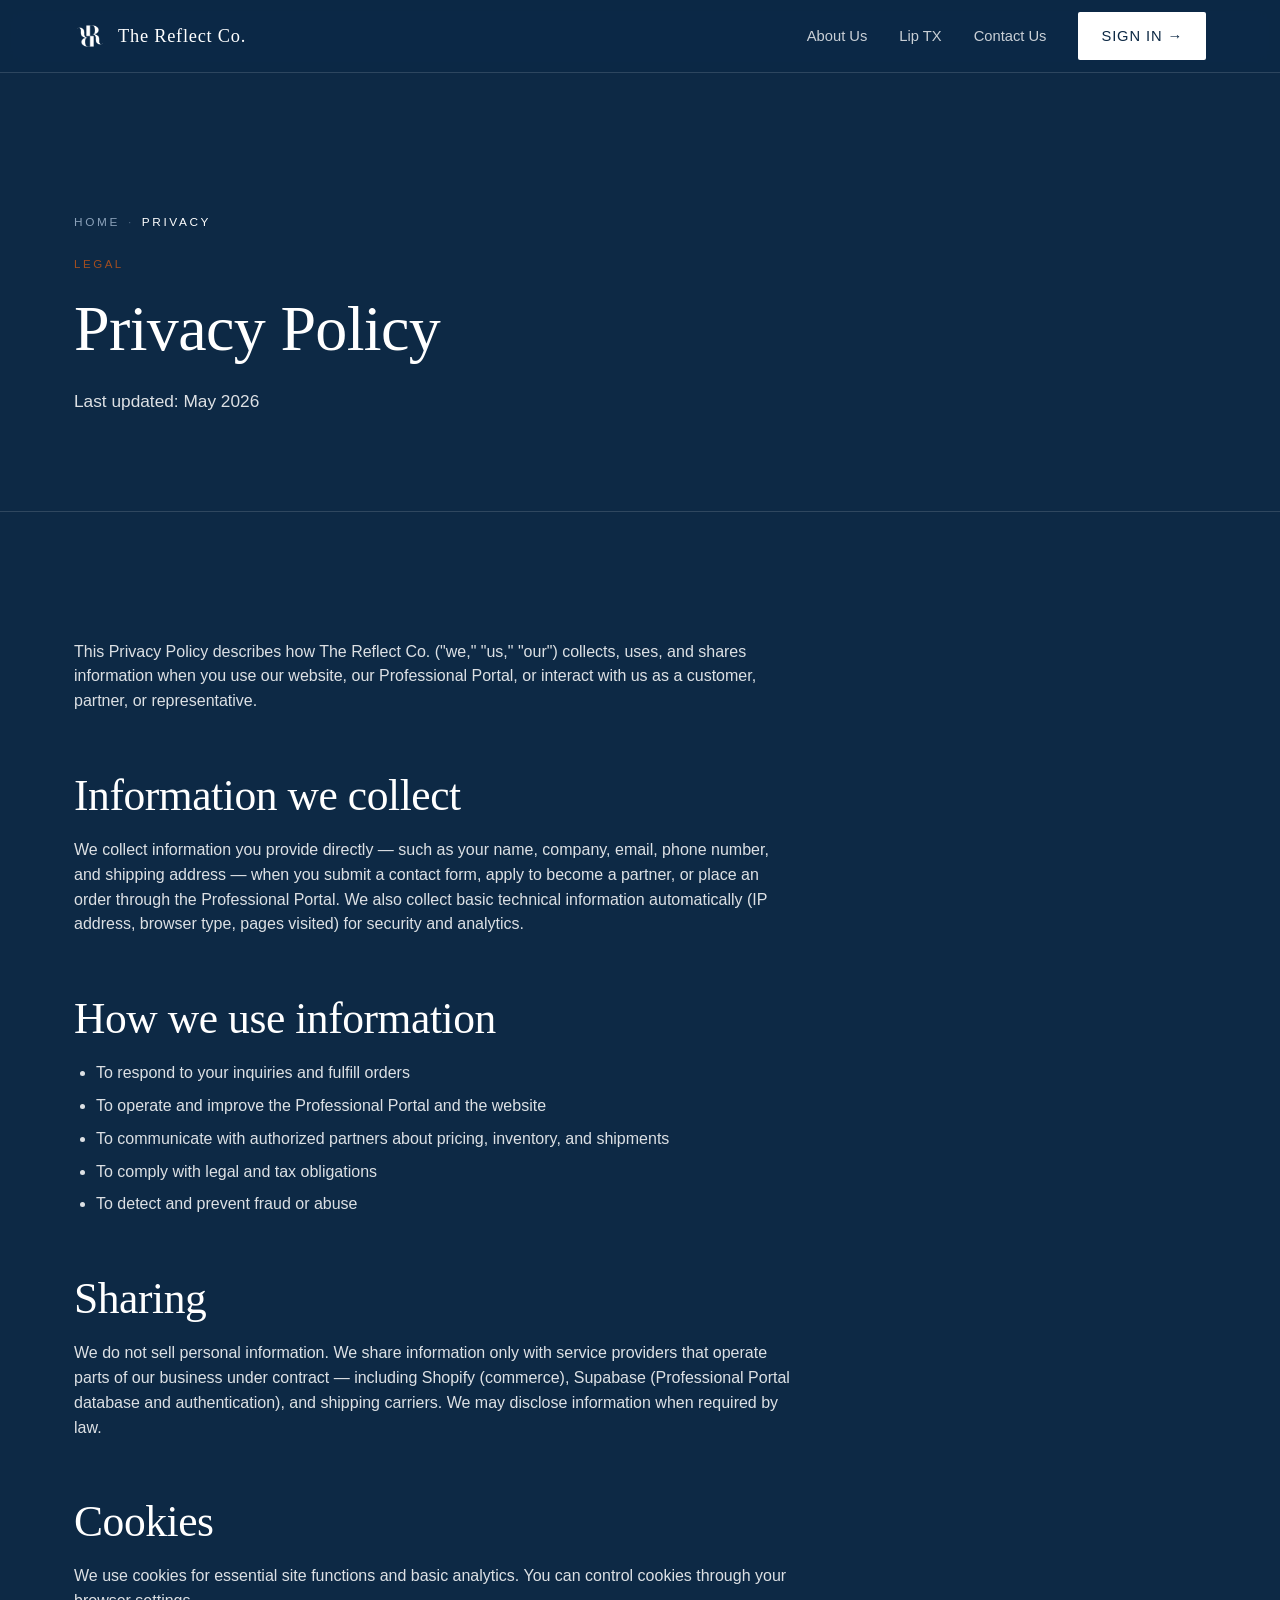
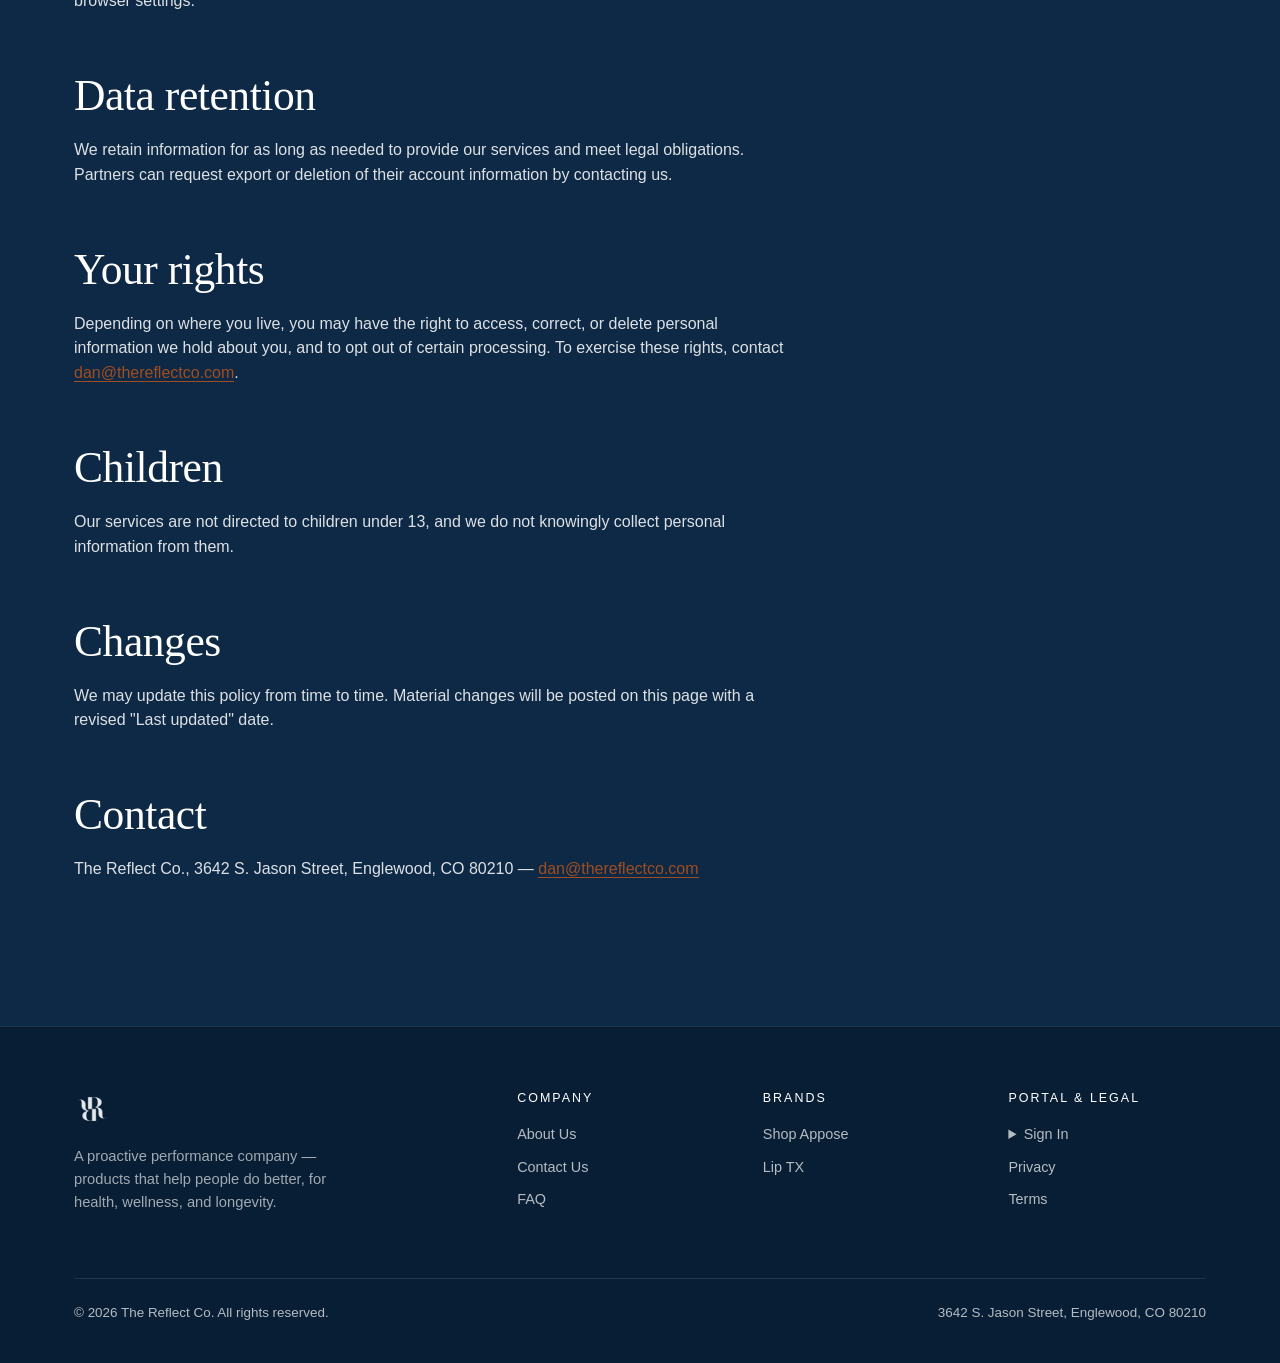
<file: privacy.html>
<!DOCTYPE html>
<html lang="en">
<head>
<meta charset="UTF-8" />
<meta name="viewport" content="width=device-width, initial-scale=1.0" />
<meta http-equiv="X-Content-Type-Options" content="nosniff" />
<meta name="referrer" content="strict-origin-when-cross-origin" />
<meta http-equiv="Content-Security-Policy" content="default-src 'self' https:; script-src 'self' 'unsafe-inline' https:; style-src 'self' 'unsafe-inline' https://fonts.googleapis.com; font-src 'self' https://fonts.gstatic.com; img-src 'self' data: https:; connect-src 'self' https:; frame-ancestors 'none'; base-uri 'self'; form-action 'self' mailto:;" />
<meta http-equiv="Permissions-Policy" content="geolocation=(), microphone=(), camera=(), payment=()" />
<title>Privacy Policy — The Reflect Co.</title>
<meta name="description" content="Privacy Policy for The Reflect Co." />
<link rel="canonical" href="https://thereflectco.com/privacy.html" />

<meta property="og:type" content="website" />
<meta property="og:title" content="Privacy Policy — The Reflect Co." />
<meta property="og:description" content="How we collect, use, and share information across The Reflect Co. and the Professional Portal." />
<meta property="og:url" content="https://thereflectco.com/privacy.html" />
<meta property="og:image" content="https://thereflectco.com/assets/og-card.png" />
<meta property="og:image:width" content="1200" />
<meta property="og:image:height" content="630" />
<meta property="og:site_name" content="The Reflect Co." />
<meta name="twitter:card" content="summary" />
<meta name="twitter:title" content="Privacy Policy — The Reflect Co." />
<meta name="twitter:description" content="Our privacy policy, plainly stated." />

<link rel="icon" type="image/png" href="assets/reflect-logo.png" />
<link rel="apple-touch-icon" href="assets/reflect-logo.png" />
<meta name="theme-color" content="#1a1a2e" />

<link rel="preconnect" href="https://fonts.googleapis.com" />
<link rel="preconnect" href="https://fonts.gstatic.com" crossorigin />
<link href="https://fonts.googleapis.com/css2?family=Cormorant+Garamond:ital,wght@0,400;0,500;0,600;1,400;1,500&family=Inter:wght@400;500;600&display=swap" rel="stylesheet" />
<link rel="stylesheet" href="styles.css" />
</head>
<body>

<header class="site-header">
  <div class="wrap">
    <nav class="nav" id="nav">
      <a href="index.html" class="brand">
        <img src="assets/reflect-logo.png" alt="" />
        <span>The Reflect Co.</span>
      </a>
      <div class="nav-links">
        <a href="about.html">About Us</a>
        <a href="liptx.html">Lip TX</a>
        <a href="contact.html">Contact Us</a>
        <a class="btn btn-primary" href="https://dnarsete.github.io/reflect-co-crm/">Sign In →</a>
      </div>
      <button class="nav-toggle" aria-label="Toggle menu" aria-expanded="false">
        <span></span><span></span><span></span>
      </button>
    </nav>
  </div>
</header>

<section class="page-hero">
  <div class="wrap">
    <nav class="breadcrumbs" aria-label="Breadcrumb">
      <a href="index.html">Home</a><span class="sep">·</span><span aria-current="page">Privacy</span>
    </nav>
    <span class="eyebrow">Legal</span>
    <h1>Privacy Policy</h1>
    <p class="lede">Last updated: May 2026</p>
  </div>
</section>

<section>
  <div class="wrap">
    <div class="prose">
      <p>This Privacy Policy describes how The Reflect Co. ("we," "us," "our") collects, uses, and shares information when you use our website, our Professional Portal, or interact with us as a customer, partner, or representative.</p>

      <h2>Information we collect</h2>
      <p>We collect information you provide directly — such as your name, company, email, phone number, and shipping address — when you submit a contact form, apply to become a partner, or place an order through the Professional Portal. We also collect basic technical information automatically (IP address, browser type, pages visited) for security and analytics.</p>

      <h2>How we use information</h2>
      <ul>
        <li>To respond to your inquiries and fulfill orders</li>
        <li>To operate and improve the Professional Portal and the website</li>
        <li>To communicate with authorized partners about pricing, inventory, and shipments</li>
        <li>To comply with legal and tax obligations</li>
        <li>To detect and prevent fraud or abuse</li>
      </ul>

      <h2>Sharing</h2>
      <p>We do not sell personal information. We share information only with service providers that operate parts of our business under contract — including Shopify (commerce), Supabase (Professional Portal database and authentication), and shipping carriers. We may disclose information when required by law.</p>

      <h2>Cookies</h2>
      <p>We use cookies for essential site functions and basic analytics. You can control cookies through your browser settings.</p>

      <h2>Data retention</h2>
      <p>We retain information for as long as needed to provide our services and meet legal obligations. Partners can request export or deletion of their account information by contacting us.</p>

      <h2>Your rights</h2>
      <p>Depending on where you live, you may have the right to access, correct, or delete personal information we hold about you, and to opt out of certain processing. To exercise these rights, contact <a href="mailto:dan@thereflectco.com">dan@thereflectco.com</a>.</p>

      <h2>Children</h2>
      <p>Our services are not directed to children under 13, and we do not knowingly collect personal information from them.</p>

      <h2>Changes</h2>
      <p>We may update this policy from time to time. Material changes will be posted on this page with a revised "Last updated" date.</p>

      <h2>Contact</h2>
      <p>The Reflect Co., 3642 S. Jason Street, Englewood, CO 80210 — <a href="mailto:dan@thereflectco.com">dan@thereflectco.com</a></p>
    </div>
  </div>
</section>

<footer class="site-footer">
  <div class="wrap">
    <div class="footer-grid">
      <div class="footer-brand">
        <img src="assets/reflect-logo.png" alt="The Reflect Co." width="36" height="36" loading="lazy" decoding="async" />
        <p>A proactive performance company — products that help people do better, for health, wellness, and longevity.</p>
      </div>
      <div>
        <h4>Company</h4>
        <ul>
          <li><a href="about.html">About Us</a></li>
          <li><a href="contact.html">Contact Us</a></li>
          <li><a href="faq.html">FAQ</a></li>
        </ul>
      </div>
      <div>
        <h4>Brands</h4>
        <ul>
          <li><a href="https://shopappose.com" target="_blank" rel="noopener">Shop Appose</a></li>
          <li><a href="liptx.html">Lip TX</a></li>
        </ul>
      </div>
      <div>
        <h4>Portal &amp; Legal</h4>
        <ul>
          <li>
            <details>
              <summary style="cursor:pointer;">Sign In</summary>
              <ul style="margin:10px 0 0 14px;">
                <li><a href="https://media.thereflectco.com">Providers</a></li>
                <li><a href="https://dnarsete.github.io/reflect-co-crm/">Rep sign-in</a></li>
              </ul>
            </details>
          </li>
          <li><a href="privacy.html">Privacy</a></li>
          <li><a href="terms.html">Terms</a></li>
        </ul>
      </div>
    </div>
    <div class="footer-bottom">
      <span>© 2026 The Reflect Co. All rights reserved.</span>
      <span>3642 S. Jason Street, Englewood, CO 80210</span>
    </div>
  </div>
</footer>

<script src="app.js"></script>
<script src="analytics.js"></script>
</body>
</html>
</file>
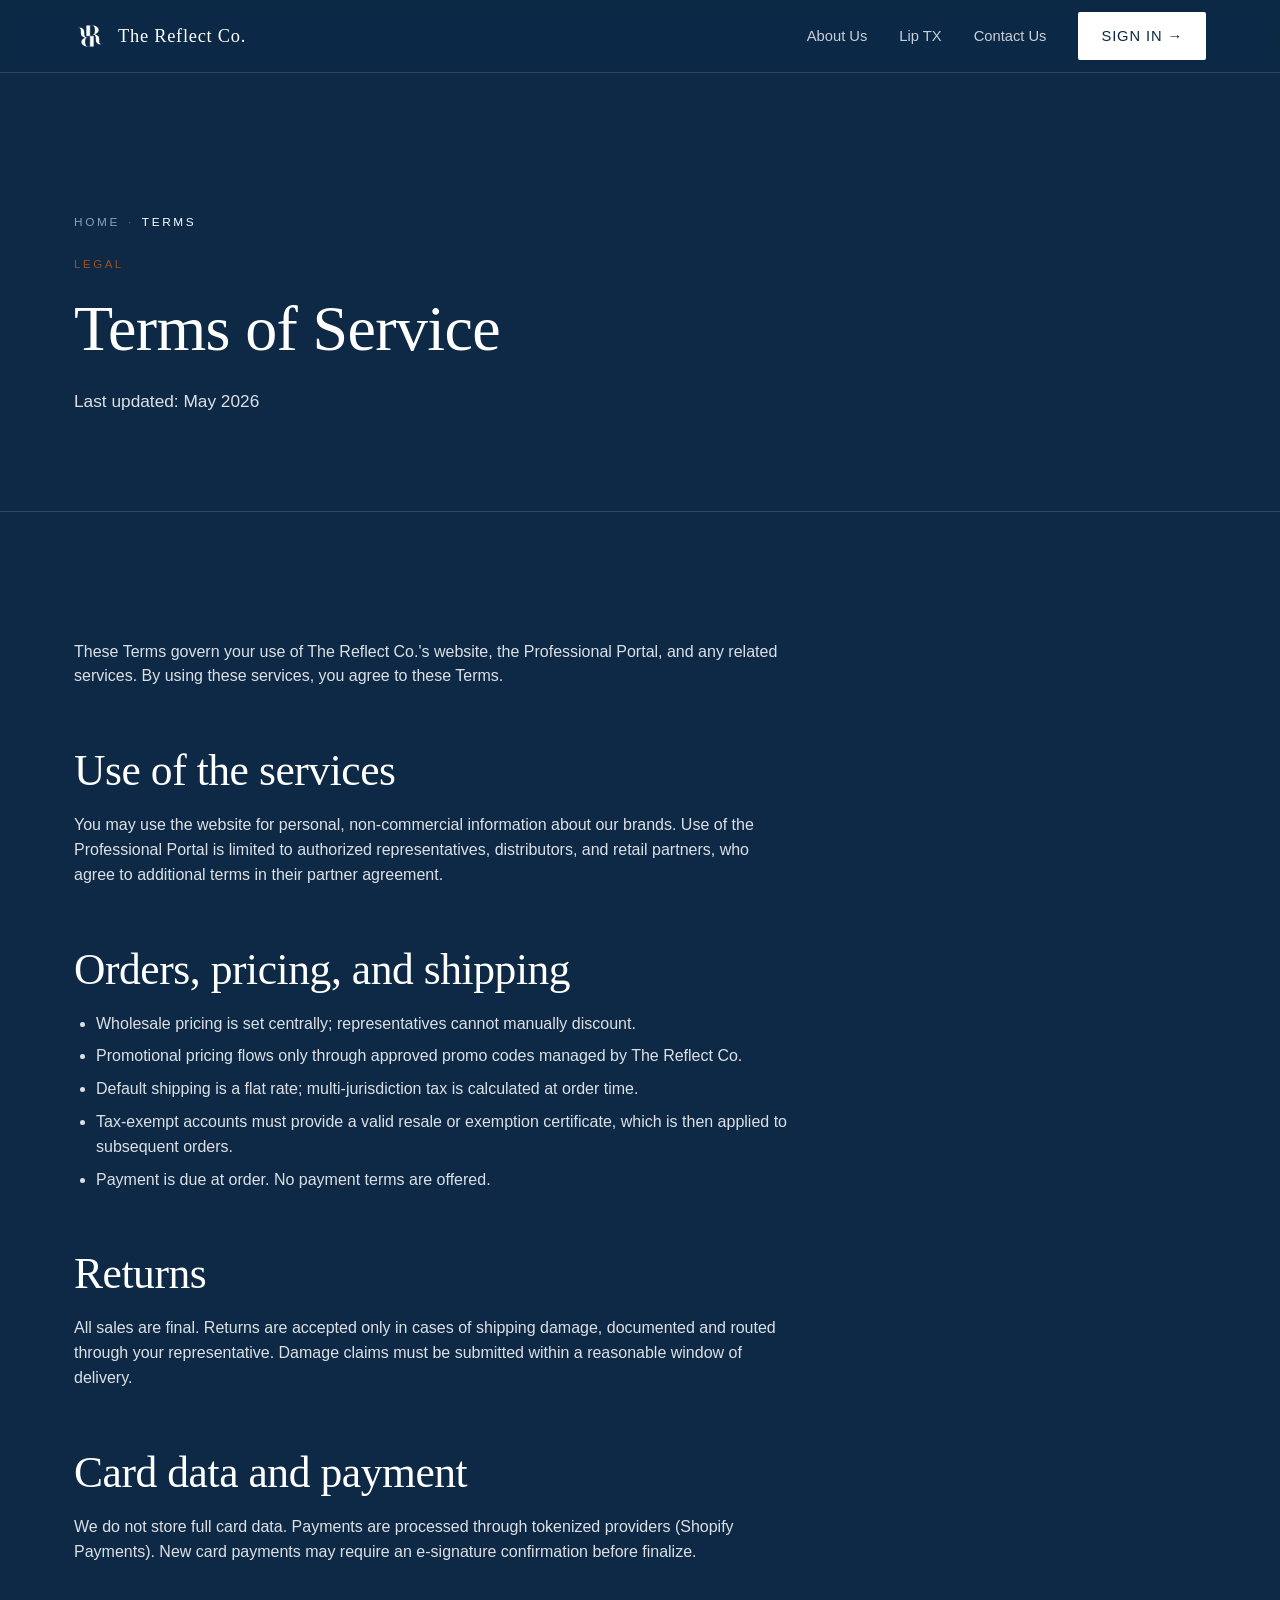
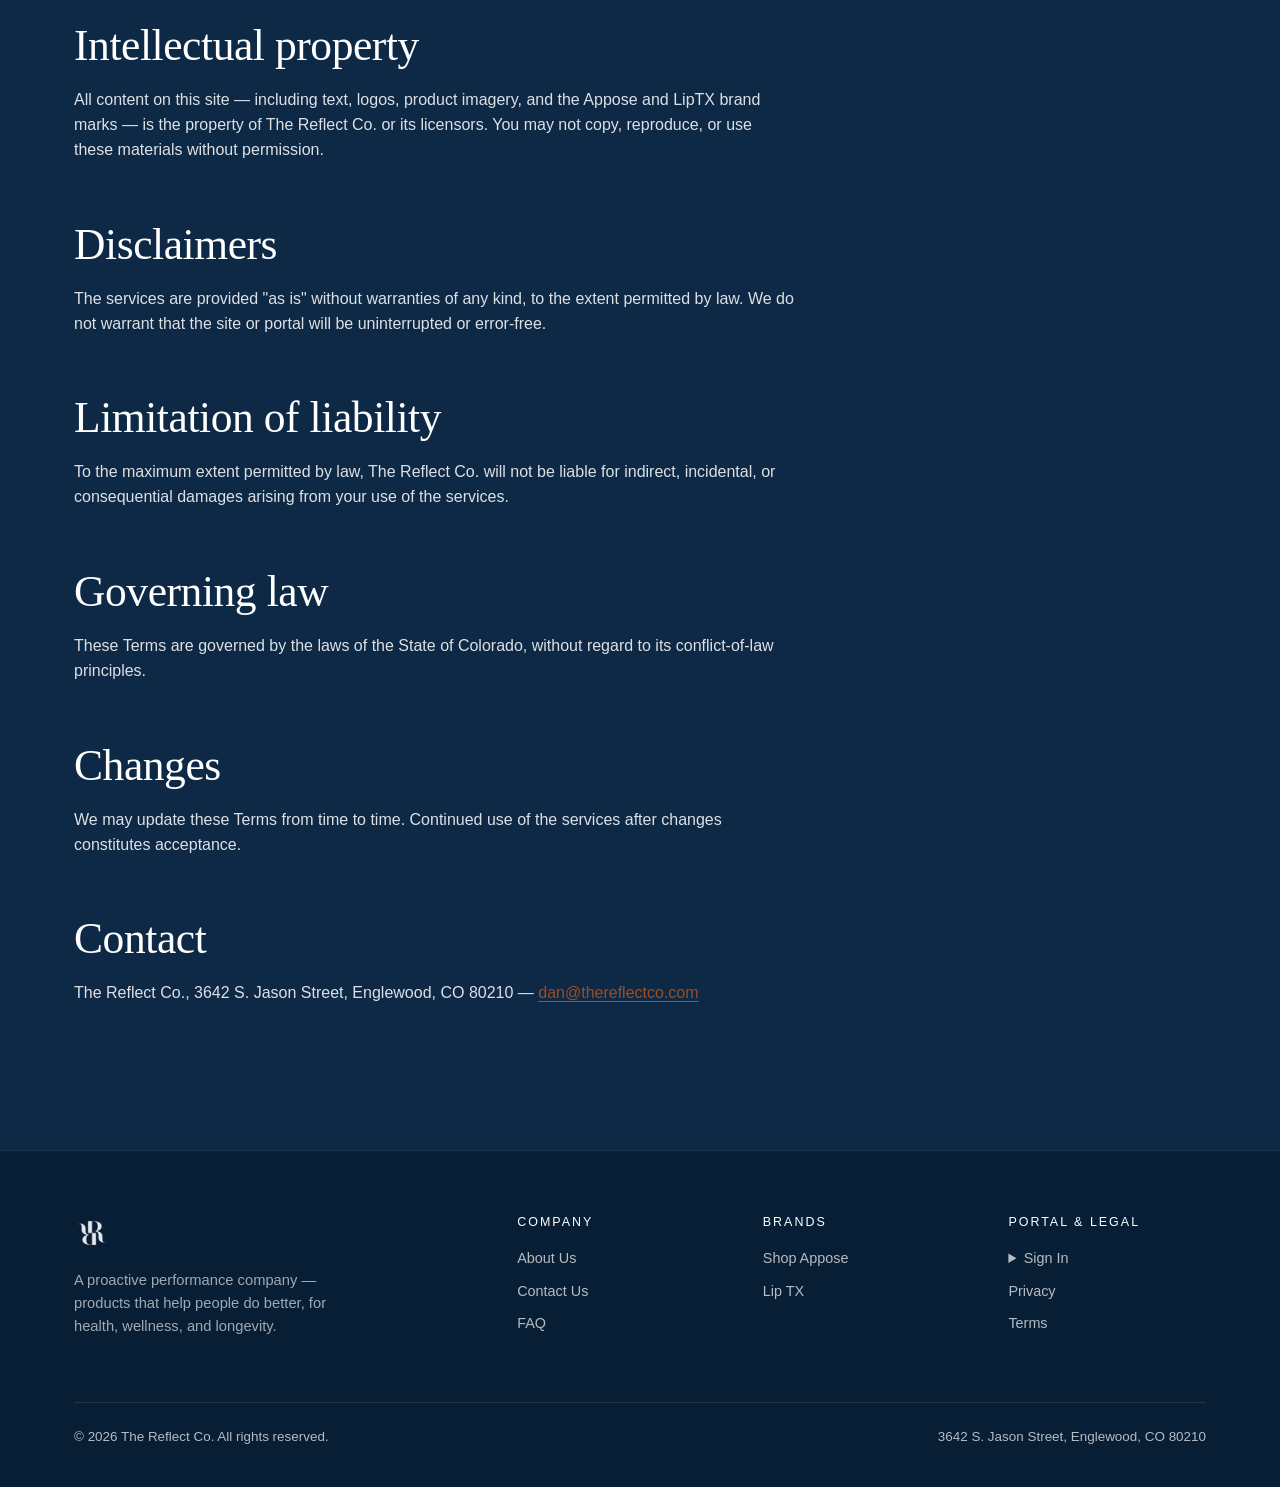
<file: terms.html>
<!DOCTYPE html>
<html lang="en">
<head>
<meta charset="UTF-8" />
<meta name="viewport" content="width=device-width, initial-scale=1.0" />
<meta http-equiv="X-Content-Type-Options" content="nosniff" />
<meta name="referrer" content="strict-origin-when-cross-origin" />
<meta http-equiv="Content-Security-Policy" content="default-src 'self' https:; script-src 'self' 'unsafe-inline' https:; style-src 'self' 'unsafe-inline' https://fonts.googleapis.com; font-src 'self' https://fonts.gstatic.com; img-src 'self' data: https:; connect-src 'self' https:; frame-ancestors 'none'; base-uri 'self'; form-action 'self' mailto:;" />
<meta http-equiv="Permissions-Policy" content="geolocation=(), microphone=(), camera=(), payment=()" />
<title>Terms of Service — The Reflect Co.</title>
<meta name="description" content="Terms of Service for The Reflect Co." />
<link rel="canonical" href="https://thereflectco.com/terms.html" />

<meta property="og:type" content="website" />
<meta property="og:title" content="Terms of Service — The Reflect Co." />
<meta property="og:description" content="The terms that govern use of thereflectco.com and the Professional Portal." />
<meta property="og:url" content="https://thereflectco.com/terms.html" />
<meta property="og:image" content="https://thereflectco.com/assets/og-card.png" />
<meta property="og:image:width" content="1200" />
<meta property="og:image:height" content="630" />
<meta property="og:site_name" content="The Reflect Co." />
<meta name="twitter:card" content="summary" />
<meta name="twitter:title" content="Terms of Service — The Reflect Co." />
<meta name="twitter:description" content="Our terms of service." />

<link rel="icon" type="image/png" href="assets/reflect-logo.png" />
<link rel="apple-touch-icon" href="assets/reflect-logo.png" />
<meta name="theme-color" content="#1a1a2e" />

<link rel="preconnect" href="https://fonts.googleapis.com" />
<link rel="preconnect" href="https://fonts.gstatic.com" crossorigin />
<link href="https://fonts.googleapis.com/css2?family=Cormorant+Garamond:ital,wght@0,400;0,500;0,600;1,400;1,500&family=Inter:wght@400;500;600&display=swap" rel="stylesheet" />
<link rel="stylesheet" href="styles.css" />
</head>
<body>

<header class="site-header">
  <div class="wrap">
    <nav class="nav" id="nav">
      <a href="index.html" class="brand">
        <img src="assets/reflect-logo.png" alt="" />
        <span>The Reflect Co.</span>
      </a>
      <div class="nav-links">
        <a href="about.html">About Us</a>
        <a href="liptx.html">Lip TX</a>
        <a href="contact.html">Contact Us</a>
        <a class="btn btn-primary" href="https://dnarsete.github.io/reflect-co-crm/">Sign In →</a>
      </div>
      <button class="nav-toggle" aria-label="Toggle menu" aria-expanded="false">
        <span></span><span></span><span></span>
      </button>
    </nav>
  </div>
</header>

<section class="page-hero">
  <div class="wrap">
    <nav class="breadcrumbs" aria-label="Breadcrumb">
      <a href="index.html">Home</a><span class="sep">·</span><span aria-current="page">Terms</span>
    </nav>
    <span class="eyebrow">Legal</span>
    <h1>Terms of Service</h1>
    <p class="lede">Last updated: May 2026</p>
  </div>
</section>

<section>
  <div class="wrap">
    <div class="prose">
      <p>These Terms govern your use of The Reflect Co.'s website, the Professional Portal, and any related services. By using these services, you agree to these Terms.</p>

      <h2>Use of the services</h2>
      <p>You may use the website for personal, non-commercial information about our brands. Use of the Professional Portal is limited to authorized representatives, distributors, and retail partners, who agree to additional terms in their partner agreement.</p>

      <h2>Orders, pricing, and shipping</h2>
      <ul>
        <li>Wholesale pricing is set centrally; representatives cannot manually discount.</li>
        <li>Promotional pricing flows only through approved promo codes managed by The Reflect Co.</li>
        <li>Default shipping is a flat rate; multi-jurisdiction tax is calculated at order time.</li>
        <li>Tax-exempt accounts must provide a valid resale or exemption certificate, which is then applied to subsequent orders.</li>
        <li>Payment is due at order. No payment terms are offered.</li>
      </ul>

      <h2>Returns</h2>
      <p>All sales are final. Returns are accepted only in cases of shipping damage, documented and routed through your representative. Damage claims must be submitted within a reasonable window of delivery.</p>

      <h2>Card data and payment</h2>
      <p>We do not store full card data. Payments are processed through tokenized providers (Shopify Payments). New card payments may require an e-signature confirmation before finalize.</p>

      <h2>Intellectual property</h2>
      <p>All content on this site — including text, logos, product imagery, and the Appose and LipTX brand marks — is the property of The Reflect Co. or its licensors. You may not copy, reproduce, or use these materials without permission.</p>

      <h2>Disclaimers</h2>
      <p>The services are provided "as is" without warranties of any kind, to the extent permitted by law. We do not warrant that the site or portal will be uninterrupted or error-free.</p>

      <h2>Limitation of liability</h2>
      <p>To the maximum extent permitted by law, The Reflect Co. will not be liable for indirect, incidental, or consequential damages arising from your use of the services.</p>

      <h2>Governing law</h2>
      <p>These Terms are governed by the laws of the State of Colorado, without regard to its conflict-of-law principles.</p>

      <h2>Changes</h2>
      <p>We may update these Terms from time to time. Continued use of the services after changes constitutes acceptance.</p>

      <h2>Contact</h2>
      <p>The Reflect Co., 3642 S. Jason Street, Englewood, CO 80210 — <a href="mailto:dan@thereflectco.com">dan@thereflectco.com</a></p>
    </div>
  </div>
</section>

<footer class="site-footer">
  <div class="wrap">
    <div class="footer-grid">
      <div class="footer-brand">
        <img src="assets/reflect-logo.png" alt="The Reflect Co." width="36" height="36" loading="lazy" decoding="async" />
        <p>A proactive performance company — products that help people do better, for health, wellness, and longevity.</p>
      </div>
      <div>
        <h4>Company</h4>
        <ul>
          <li><a href="about.html">About Us</a></li>
          <li><a href="contact.html">Contact Us</a></li>
          <li><a href="faq.html">FAQ</a></li>
        </ul>
      </div>
      <div>
        <h4>Brands</h4>
        <ul>
          <li><a href="https://shopappose.com" target="_blank" rel="noopener">Shop Appose</a></li>
          <li><a href="liptx.html">Lip TX</a></li>
        </ul>
      </div>
      <div>
        <h4>Portal &amp; Legal</h4>
        <ul>
          <li>
            <details>
              <summary style="cursor:pointer;">Sign In</summary>
              <ul style="margin:10px 0 0 14px;">
                <li><a href="https://media.thereflectco.com">Providers</a></li>
                <li><a href="https://dnarsete.github.io/reflect-co-crm/">Rep sign-in</a></li>
              </ul>
            </details>
          </li>
          <li><a href="privacy.html">Privacy</a></li>
          <li><a href="terms.html">Terms</a></li>
        </ul>
      </div>
    </div>
    <div class="footer-bottom">
      <span>© 2026 The Reflect Co. All rights reserved.</span>
      <span>3642 S. Jason Street, Englewood, CO 80210</span>
    </div>
  </div>
</footer>

<script src="app.js"></script>
<script src="analytics.js"></script>
</body>
</html>
</file>
<file: styles.css>
/* The Reflect Co — quiet luxury, B2B manufacturer */

:root {
  --ink: #ffffff;           /* white text on dark background */
  --ink-deep: #f4f4f4;
  --ink-soft: rgba(255,255,255,0.86);
  --muted: #8aa0b8;          /* muted slate-blue for secondary text */
  --line: rgba(255,255,255,0.14);
  --cream: #0d2945;          /* deep navy background (mood-board swatch) */
  --cream-deep: #081e35;
  --paper: #0d2945;
  --accent: #a04d20;         /* burnt sienna — primary accent */
  --accent-deep: #7e3a16;
  --accent-2: #3d4426;       /* deep olive (Filson) */
  --accent-2-deep: #2c3018;
  --shadow: 0 10px 40px rgba(26, 26, 26, 0.08);
  --serif: "Cormorant Garamond", "Garamond", "Times New Roman", Georgia, serif;
  --sans: "Inter", -apple-system, BlinkMacSystemFont, "Helvetica Neue", Helvetica, Arial, sans-serif;
  --maxw: 1180px;
}

* { box-sizing: border-box; }
html, body { margin: 0; padding: 0; }
body {
  font-family: var(--sans);
  color: var(--ink);
  background: var(--paper);
  -webkit-font-smoothing: antialiased;
  text-rendering: optimizeLegibility;
  line-height: 1.55;
  font-size: 16px;
}
img { max-width: 100%; display: block; }
a { color: inherit; text-decoration: none; }
button { font: inherit; cursor: pointer; border: none; background: none; color: inherit; }

/* Typography */
h1, h2, h3, h4 { font-family: var(--serif); font-weight: 500; line-height: 1.15; letter-spacing: -0.01em; margin: 0; }
h1 { font-size: clamp(2.4rem, 5vw, 4.2rem); }
h2 { font-size: clamp(1.9rem, 3.4vw, 2.8rem); }
h3 { font-size: clamp(1.3rem, 2vw, 1.6rem); }
p { margin: 0 0 1rem; color: var(--ink-soft); }
.eyebrow {
  text-transform: uppercase;
  letter-spacing: 0.22em;
  font-size: 0.72rem;
  font-weight: 500;
  color: var(--accent);
  font-family: var(--sans);
}
.lede { font-size: 1.08rem; color: var(--ink-soft); max-width: 60ch; }

/* Layout */
.wrap { max-width: var(--maxw); margin: 0 auto; padding: 0 24px; }
section { padding: clamp(72px, 10vw, 140px) 0; }
.section-head { max-width: 760px; margin-bottom: 56px; }
.section-head.center { margin-left: auto; margin-right: auto; text-align: center; }
.divider { height: 1px; background: rgba(255, 255, 255, 0.1); border: 0; margin: 0; }

/* Header / Nav */
.site-header {
  position: sticky;
  top: 0;
  z-index: 50;
  background: rgba(13, 41, 69, 0.92);
  backdrop-filter: saturate(160%) blur(10px);
  -webkit-backdrop-filter: saturate(160%) blur(10px);
  border-bottom: 1px solid var(--line);
}
.nav {
  display: flex;
  align-items: center;
  justify-content: space-between;
  height: 72px;
}
.brand {
  display: flex;
  align-items: center;
  gap: 12px;
  font-family: var(--serif);
  font-size: 1.15rem;
  letter-spacing: 0.04em;
  color: #ffffff;
}
.brand img {
  width: 32px;
  height: 32px;
  object-fit: contain;
  filter: invert(1) brightness(2);    /* white monogram on dark header */
}
.nav-links { display: flex; align-items: center; gap: 32px; }
.nav-links > a, .nav-links > .nav-item > a { font-size: 0.92rem; color: rgba(255,255,255,0.78); transition: color .2s; }
.nav-links > a:hover, .nav-links > .nav-item > a:hover { color: #ffffff; }
.nav-links a.btn-primary { color: #0d2945; }
.nav-links a.btn-primary:hover { color: #ffffff; }
.nav-links a.btn-ghost, .nav-links a.btn-ghost:hover { color: #ffffff; }

/* Dropdown navigation */
.nav-item { position: relative; display: inline-flex; align-items: center; }
.nav-item.has-dropdown > a::after {
  content: " ▾";
  font-size: 0.72em;
  opacity: 0.6;
  margin-left: 2px;
}
.nav-item .dropdown {
  display: none;
  position: absolute;
  top: 100%;
  left: 50%;
  transform: translateX(-50%);
  padding-top: 12px;
  min-width: 180px;
  z-index: 100;
}
.nav-item:hover .dropdown,
.nav-item:focus-within .dropdown { display: block; }
.nav-item .dropdown ul {
  list-style: none;
  margin: 0;
  padding: 8px 0;
  background: rgba(13, 41, 69, 0.98);
  border: 1px solid rgba(255,255,255,0.12);
  border-radius: 2px;
  -webkit-backdrop-filter: blur(10px);
  backdrop-filter: blur(10px);
  box-shadow: 0 8px 24px rgba(0,0,0,0.4);
}
.nav-item .dropdown li { display: block; }
.nav-item .dropdown a {
  display: block;
  padding: 10px 20px;
  color: rgba(255,255,255,0.78);
  font-size: 0.9rem;
  white-space: nowrap;
  transition: color .2s, background .2s;
}
.nav-item .dropdown a:hover {
  background: rgba(255,255,255,0.05);
  color: #ffffff;
}
@media (max-width: 860px) {
  .nav-item.has-dropdown > a::after { content: ""; }
  .nav-item .dropdown {
    display: block;
    position: static;
    transform: none;
    padding-top: 0;
    min-width: 0;
  }
  .nav-item .dropdown ul {
    background: transparent;
    border: none;
    box-shadow: none;
    padding: 0;
  }
  .nav-item .dropdown a { padding: 8px 24px 8px 44px; font-size: 0.86rem; }
}
.btn {
  display: inline-flex;
  align-items: center;
  justify-content: center;
  gap: 10px;
  padding: 12px 22px;
  border-radius: 2px;
  font-size: 0.88rem;
  letter-spacing: 0.06em;
  text-transform: uppercase;
  font-weight: 500;
  transition: all .2s ease;
  border: 1px solid transparent;
  cursor: pointer;
  white-space: nowrap;
}
.btn-primary { background: #ffffff; color: #0d2945; }
.btn-primary:hover { background: var(--accent); color: #ffffff; }
.btn-ghost { background: transparent; color: var(--ink); border-color: var(--ink); }
.btn-ghost:hover { background: var(--ink); color: #fff; }
.btn-lg { padding: 18px 32px; font-size: 0.96rem; letter-spacing: 0.08em; }
.hero-link {
  display: inline-block;
  margin-left: 18px;
  font-size: 0.86rem;
  color: var(--muted);
  border-bottom: 1px solid transparent;
  padding-bottom: 2px;
  transition: color .2s, border-color .2s;
}
.hero-link:hover { color: var(--ink); border-bottom-color: var(--ink); }
@media (max-width: 560px) {
  .hero-link { display: block; margin: 16px 0 0; }
}
.btn-light { background: #fff; color: var(--ink); }
.btn-light:hover { background: var(--cream); }

/* Mobile nav */
.nav-toggle {
  display: none;
  flex-direction: column;
  gap: 5px;
  padding: 12px;                       /* larger tap target */
  margin: -12px;                       /* keep visual size */
  min-width: 44px;
  min-height: 44px;
  align-items: center;
  justify-content: center;
}
.nav-toggle span { width: 22px; height: 1.5px; background: #ffffff; display: block; }
@media (max-width: 860px) {
  .nav-links { display: none; }
  .nav-toggle { display: flex; }
  .nav.open .nav-links {
    display: flex;
    position: absolute;
    top: 72px;
    left: 0;
    right: 0;
    flex-direction: column;
    gap: 0;
    /* Fix: was #fff (white bg + white text = invisible links). Match site navy. */
    background: rgba(8, 30, 53, 0.98);
    backdrop-filter: saturate(160%) blur(10px);
    -webkit-backdrop-filter: saturate(160%) blur(10px);
    border-bottom: 1px solid var(--line);
    padding: 8px 0;
    box-shadow: 0 10px 24px rgba(0, 0, 0, 0.3);
  }
  .nav.open .nav-links a, .nav.open .nav-links .btn {
    padding: 18px 24px;                /* 44px+ tap target */
    border-bottom: 1px solid rgba(255, 255, 255, 0.08);
    border-radius: 0;
    text-align: left;
    justify-content: flex-start;
    color: #ffffff;                    /* white text on navy */
    background: transparent;
  }
  .nav.open .nav-links a:last-child, .nav.open .nav-links .btn:last-child { border-bottom: 0; }
  /* Sign In button in mobile menu — keep it visible and distinct */
  .nav.open .nav-links .btn-primary {
    margin: 12px 24px 4px;
    background: #ffffff;
    color: #0d2945;
    text-align: center;
    justify-content: center;
    border-radius: 2px;
  }
  .nav.open .nav-links .btn-primary:hover {
    background: var(--accent);
    color: #ffffff;
  }
}

/* Hero */
.hero {
  background: linear-gradient(180deg, var(--cream) 0%, var(--paper) 100%);
  padding: clamp(96px, 14vw, 180px) 0 clamp(80px, 10vw, 120px);
  position: relative;
  overflow: hidden;
}

/* Landing hero (with ghosted logo watermark) */
.landing-hero {
  background: linear-gradient(180deg, var(--cream) 0%, var(--paper) 100%);
  position: relative;
  overflow: hidden;
  min-height: 88vh;
  display: flex;
  align-items: center;
  padding: clamp(80px, 12vw, 140px) 0;
}
.landing-hero::before {
  content: '';
  position: absolute;
  inset: 0;
  background-image: url('assets/reflect-logo.png');
  background-repeat: no-repeat;
  background-position: center;
  background-size: clamp(420px, 80vh, 880px) auto;
  opacity: 0.05;
  pointer-events: none;
  filter: grayscale(1);
}
.landing-hero .wrap {
  position: relative;
  z-index: 1;
  text-align: center;
}
.landing-hero .brand-mark {
  font-family: var(--serif);
  font-size: clamp(1.1rem, 1.4vw, 1.3rem);
  letter-spacing: 0.32em;
  text-transform: uppercase;
  color: var(--muted);
  margin-bottom: 28px;
}
.landing-hero h1 {
  font-size: clamp(2.8rem, 6vw, 5rem);
  line-height: 1.05;
  margin: 0 auto 24px;
  max-width: 16ch;
}
.landing-hero h1 .accent {
  font-style: italic;
  color: #a04d20;
}
.landing-hero .lede {
  font-size: clamp(1rem, 1.3vw, 1.15rem);
  color: var(--ink-soft);
  max-width: 56ch;
  margin: 0 auto 40px;
  line-height: 1.55;
}
.landing-hero .meta-line {
  font-size: 0.78rem;
  text-transform: uppercase;
  letter-spacing: 0.22em;
  color: var(--accent);
  font-weight: 500;
}

/* Tab cards (4 entry points) */
.tabs {
  padding: clamp(80px, 10vw, 120px) 0;
  background: var(--paper);
}
.tabs-grid {
  display: grid;
  grid-template-columns: repeat(4, 1fr);
  gap: 20px;
}
@media (max-width: 980px) { .tabs-grid { grid-template-columns: repeat(2, 1fr); gap: 16px; } }
@media (max-width: 560px) { .tabs-grid { grid-template-columns: 1fr; } }
.tab-card {
  display: flex;
  flex-direction: column;
  padding: 40px 32px 32px;
  background: var(--paper);
  border: 1px solid var(--line);
  border-radius: 2px;
  text-decoration: none;
  color: inherit;
  transition: transform .25s ease, box-shadow .25s ease, border-color .25s ease;
  position: relative;
  min-height: 280px;
}
.tab-card:hover {
  transform: translateY(-4px);
  box-shadow: var(--shadow);
  border-color: var(--accent);
}
.tab-card .num {
  font-family: var(--serif);
  font-size: 0.95rem;
  letter-spacing: 0.18em;
  color: var(--accent);
  display: block;
  margin-bottom: 22px;
}
.tab-card h3 {
  font-size: 1.45rem;
  margin: 0 0 12px;
}
.tab-card p {
  font-size: 0.94rem;
  color: var(--muted);
  margin: 0 0 auto;
  line-height: 1.5;
}
.tab-card .more {
  margin-top: 22px;
  font-size: 0.82rem;
  text-transform: uppercase;
  letter-spacing: 0.12em;
  color: var(--ink);
  font-weight: 500;
}
.tab-card .more::after { content: ' →'; transition: transform .2s ease; display: inline-block; }
.tab-card:hover .more::after { transform: translateX(4px); }
.tab-card.dark {
  background: linear-gradient(135deg, var(--ink), #2d2d44);
  color: #fff;
  border-color: var(--ink);
}
.tab-card.dark .num { color: #c7e6f5; }
.tab-card.dark p { color: rgba(255,255,255,0.78); }
.tab-card.dark .more { color: #fff; }
.hero-grid {
  display: grid;
  grid-template-columns: 1.1fr 0.9fr;
  gap: 80px;
  align-items: center;
}
@media (max-width: 880px) {
  .hero-grid { grid-template-columns: 1fr; gap: 48px; }
}
.hero h1 { margin-top: 18px; margin-bottom: 22px; }
.hero h1 .accent {
  font-style: italic;
  color: #a04d20;          /* burnt sienna — matches LipTX italic tagline */
}
.hero-actions { display: flex; gap: 14px; margin-top: 32px; flex-wrap: wrap; }
.hero-visual {
  aspect-ratio: 4 / 5;
  background:
    linear-gradient(135deg, var(--cream-deep) 0%, var(--cream) 60%, #fff 100%);
  border: 1px solid var(--line);
  border-radius: 2px;
  position: relative;
  display: flex;
  align-items: center;
  justify-content: center;
  box-shadow: var(--shadow);
}
.hero-visual::before {
  content: "";
  position: absolute;
  inset: 24px;
  border: 1px solid rgba(25, 144, 198, 0.22);
}
.hero-visual img {
  width: 38%;
  opacity: 0.92;
}

/* About / value props */
.about-grid {
  display: grid;
  grid-template-columns: 1fr 1fr;
  gap: 80px;
  align-items: center;
}
@media (max-width: 880px) { .about-grid { grid-template-columns: 1fr; gap: 48px; } }
.stats {
  display: grid;
  grid-template-columns: repeat(3, 1fr);
  gap: 24px;
  margin-top: 48px;
  padding-top: 36px;
  border-top: 1px solid var(--line);
}
.stat .num { font-family: var(--serif); font-size: 2.4rem; color: var(--ink); display: block; line-height: 1; }
.stat .lbl { font-size: 0.78rem; text-transform: uppercase; letter-spacing: 0.14em; color: var(--muted); margin-top: 10px; display: block; }
.about-card {
  background: linear-gradient(135deg, var(--ink), #2d2d44);
  color: #fff;
  padding: 56px 44px;
  border-radius: 2px;
  position: relative;
  overflow: hidden;
}
.about-card .eyebrow { color: rgba(255, 255, 255, 0.7); }
.about-card h3 { color: #fff; margin: 14px 0 18px; font-size: 1.8rem; }
.about-card p { color: rgba(255, 255, 255, 0.78); margin: 0; }
.about-card::after {
  content: "";
  position: absolute;
  right: -60px;
  bottom: -60px;
  width: 220px;
  height: 220px;
  border: 1px solid rgba(255, 255, 255, 0.08);
  border-radius: 50%;
}

/* Brands */
.brands { background: rgba(255, 255, 255, 0.02); }
.brand-grid {
  display: grid;
  grid-template-columns: 1fr 1fr;
  gap: 28px;
}
@media (max-width: 780px) { .brand-grid { grid-template-columns: 1fr; } }
.brand-card {
  background: rgba(255, 255, 255, 0.03);
  border: 1px solid rgba(255, 255, 255, 0.1);
  padding: 56px 44px;
  border-radius: 2px;
  display: flex;
  flex-direction: column;
  min-height: 360px;
  transition: transform .25s ease, box-shadow .25s ease;
}
.brand-card:hover { transform: translateY(-4px); box-shadow: var(--shadow); }
.brand-card.dark { background: linear-gradient(135deg, var(--ink), #2d2d44); color: #fff; border-color: var(--ink); }
.brand-card.dark p, .brand-card.dark .brand-features li { color: rgba(255, 255, 255, 0.78); }
.brand-card.dark .eyebrow { color: rgba(255, 255, 255, 0.6); }
.brand-card.dark .btn-primary { background: #fff; color: #0d2945; }
.brand-card.dark .btn-primary:hover { background: rgba(255, 255, 255, 0.88); color: #0d2945; }

.brand-card.warm { background: linear-gradient(135deg, #fef4e8, #f5e4d0); color: var(--ink); border-color: rgba(26, 26, 46, 0.12); }
.brand-card.warm .tagline { color: #a04d20; }
.brand-card.warm .eyebrow { color: #a04d20; }
.brand-card.warm .brand-features { border-top-color: rgba(26, 26, 46, 0.12); }
.brand-card .name {
  font-family: var(--serif);
  font-size: 2.6rem;
  letter-spacing: 0.04em;
  margin: 18px 0 6px;
}
.brand-card .tagline {
  font-style: italic;
  font-family: var(--serif);
  color: var(--accent);
  margin-bottom: 24px;
  font-size: 1.1rem;
}
.brand-card.dark .tagline { color: #c7e6f5; }
.brand-features {
  list-style: none;
  padding: 0;
  margin: auto 0 0;
  display: flex;
  flex-direction: column;
  gap: 10px;
  border-top: 1px solid var(--line);
  padding-top: 24px;
}
.brand-card.dark .brand-features { border-top-color: rgba(255, 255, 255, 0.12); }
.brand-features li {
  font-size: 0.92rem;
  color: var(--ink-soft);
  display: flex;
  align-items: center;
  gap: 10px;
}
.brand-features li::before {
  content: "";
  width: 4px;
  height: 4px;
  background: var(--accent);
  border-radius: 50%;
  flex-shrink: 0;
}

/* Partners / capabilities */
.cap-grid {
  display: grid;
  grid-template-columns: repeat(auto-fit, minmax(220px, 1fr));
  gap: 28px;
  margin-top: 40px;
}
@media (max-width: 600px) { .cap-grid { grid-template-columns: 1fr; } }
.cap {
  padding: 36px 32px;
  border: 1px solid rgba(255, 255, 255, 0.1);
  border-radius: 2px;
  background: rgba(255, 255, 255, 0.03);
}
.cap .num {
  font-family: var(--serif);
  font-size: 1rem;
  color: var(--accent);
  letter-spacing: 0.08em;
  display: block;
  margin-bottom: 16px;
}
.cap h3 { font-size: 1.25rem; margin-bottom: 12px; }
.cap p { font-size: 0.96rem; margin: 0; }

/* Portal CTA */
.portal {
  background: linear-gradient(135deg, var(--ink), var(--ink-deep));
  color: #fff;
  text-align: center;
}
.portal h2 { color: #fff; margin: 18px 0 18px; max-width: 720px; margin-left: auto; margin-right: auto; }
.portal p { color: rgba(255, 255, 255, 0.78); max-width: 560px; margin: 0 auto 36px; }
.portal .eyebrow { color: rgba(255, 255, 255, 0.6); }

/* Breadcrumbs (inner pages) */
.breadcrumbs {
  font-size: 0.74rem;
  letter-spacing: 0.22em;
  text-transform: uppercase;
  color: var(--muted);
  margin: 0 0 20px;
}
.breadcrumbs a {
  color: var(--muted);
  border-bottom: 1px solid transparent;
  transition: color .2s, border-color .2s;
}
.breadcrumbs a:hover { color: #ffffff; border-bottom-color: rgba(255,255,255,0.4); }
.breadcrumbs .sep { margin: 0 8px; opacity: 0.5; }
.breadcrumbs [aria-current="page"] { color: #ffffff; }

/* Page hero (interior pages) */
.page-hero {
  background: var(--cream);
  padding: clamp(96px, 12vw, 140px) 0 clamp(56px, 8vw, 80px);
  border-bottom: 1px solid var(--line);
}
.page-hero h1 { max-width: 800px; margin-top: 16px; }
.page-hero .lede { margin-top: 22px; }

/* Content blocks */
.prose { max-width: 720px; }
.prose p, .prose li { color: var(--ink-soft); font-size: 1rem; }
.prose h2 { margin-top: 56px; margin-bottom: 18px; }
.prose h3 { margin-top: 32px; margin-bottom: 12px; }
.prose ul { padding-left: 22px; }
.prose ul li { margin-bottom: 8px; }
.prose a { color: var(--accent); border-bottom: 1px solid var(--accent); }

/* Forms */
.form { display: grid; gap: 20px; max-width: 560px; margin-top: 32px; }
.form .field { display: flex; flex-direction: column; gap: 8px; }
.form label { font-size: 0.82rem; text-transform: uppercase; letter-spacing: 0.12em; color: var(--muted); }
.form input, .form textarea, .form select {
  font: inherit;
  /* iOS Safari auto-zooms inputs whose computed font-size is under 16px.
     Set 16px explicitly so mobile keyboards don't trigger the zoom. */
  font-size: 16px;
  padding: 14px 16px;
  border: 1px solid rgba(255, 255, 255, 0.18);
  border-radius: 2px;
  background: rgba(255, 255, 255, 0.05);
  color: #ffffff;
  transition: border-color .2s;
  /* iOS: remove the default rounded/shaded input chrome */
  -webkit-appearance: none;
          appearance: none;
}
.form input::placeholder, .form textarea::placeholder { color: rgba(255,255,255,0.4); }
.form input:focus, .form textarea:focus, .form select:focus {
  outline: none;
  border-color: var(--accent);
}
.form textarea { min-height: 140px; resize: vertical; }
.form .row { display: grid; grid-template-columns: 1fr 1fr; gap: 20px; }
@media (max-width: 600px) { .form .row { grid-template-columns: 1fr; } }
.form-note { font-size: 0.86rem; color: var(--muted); margin-top: 8px; }

/* Contact details block */
.contact-grid {
  display: grid;
  grid-template-columns: 1fr 1fr;
  gap: 64px;
  align-items: start;
}
@media (max-width: 880px) { .contact-grid { grid-template-columns: 1fr; gap: 40px; } }
.contact-card {
  background: rgba(255, 255, 255, 0.03);
  border: 1px solid rgba(255, 255, 255, 0.1);
  padding: 40px 36px;
  border-radius: 2px;
}
.contact-card h3 { font-size: 1.3rem; margin-bottom: 18px; }
.contact-card dl { margin: 0; }
.contact-card dt { font-size: 0.78rem; text-transform: uppercase; letter-spacing: 0.14em; color: var(--muted); margin-top: 18px; }
.contact-card dt:first-child { margin-top: 0; }
.contact-card dd { margin: 6px 0 0; color: var(--ink); }

/* Footer */
.site-footer {
  background: #081e35;
  border-top: 1px solid rgba(255, 255, 255, 0.1);
  color: rgba(255, 255, 255, 0.7);
  padding: 64px 0 40px;
  font-size: 0.9rem;
}
.footer-grid {
  display: grid;
  grid-template-columns: 2fr 1fr 1fr 1fr;
  gap: 48px;
  margin-bottom: 48px;
}
@media (max-width: 780px) { .footer-grid { grid-template-columns: 1fr 1fr; gap: 32px; } }
@media (max-width: 480px) { .footer-grid { grid-template-columns: 1fr; } }
.footer-grid h4 { font-family: var(--sans); font-size: 0.78rem; text-transform: uppercase; letter-spacing: 0.16em; color: #fff; margin-bottom: 18px; }
.footer-grid ul { list-style: none; padding: 0; margin: 0; display: flex; flex-direction: column; gap: 10px; }
.footer-grid a { transition: color .2s; }
.footer-grid a:hover { color: #fff; }
.footer-brand img { width: 36px; height: 36px; filter: brightness(0) invert(1); opacity: 0.9; margin-bottom: 18px; }
.footer-brand p { color: rgba(255, 255, 255, 0.62); max-width: 36ch; font-size: 0.92rem; }
.footer-bottom {
  border-top: 1px solid rgba(255, 255, 255, 0.1);
  padding-top: 24px;
  display: flex;
  justify-content: space-between;
  align-items: center;
  flex-wrap: wrap;
  gap: 12px;
  font-size: 0.84rem;
}
.footer-bottom a:hover { color: #fff; }

/* Utilities */
.center { text-align: center; }
.muted { color: var(--muted); }
.mt-0 { margin-top: 0; }

/* =========================================================
   LipTX landing page
   Editorial luxury / science-forward — LIGHT palette
   Inspired by: Augustinus Bader, Alastin (both use warm cream
   backgrounds, dark charcoal type, big percentage stats)
   ========================================================= */

body.liptx {
  background: #f5f0e8;        /* warm cream, Bader-like */
  color: #2c2c2c;
}

body.liptx .site-header {
  background: rgba(245, 240, 232, 0.92);
  border-bottom: 1px solid rgba(44,44,44,0.08);
  -webkit-backdrop-filter: blur(10px);
  backdrop-filter: blur(10px);
}
body.liptx .site-header .brand { color: #2c2c2c; }
body.liptx .site-header .brand img { filter: none; }
body.liptx .nav-links > a,
body.liptx .nav-links > .nav-item > a { color: rgba(44,44,44,0.72); }
body.liptx .nav-links > a:hover,
body.liptx .nav-links > .nav-item > a:hover { color: #2c2c2c; }
body.liptx .nav-links a.btn-primary {
  background: #2c2c2c;
  color: #ffffff;
}
body.liptx .nav-links a.btn-primary:hover { background: #a04d20; color: #ffffff; }
body.liptx .nav-toggle span { background: #2c2c2c; }
body.liptx .nav-item .dropdown ul {
  background: rgba(255,255,255,0.98);
  border-color: rgba(44,44,44,0.12);
  box-shadow: 0 8px 24px rgba(0,0,0,0.12);
}
body.liptx .nav-item .dropdown a { color: rgba(44,44,44,0.75); }
body.liptx .nav-item .dropdown a:hover { background: rgba(44,44,44,0.04); color: #2c2c2c; }

body.liptx .breadcrumbs { color: rgba(44,44,44,0.55); }
body.liptx .breadcrumbs a { color: rgba(44,44,44,0.75); }
body.liptx .breadcrumbs a:hover { color: #a04d20; }
body.liptx .breadcrumbs .sep { color: rgba(44,44,44,0.35); }

.liptx .editorial {
  font-family: var(--serif);
  font-weight: 400;
  line-height: 1.05;
  letter-spacing: -0.01em;
  color: #2c2c2c;
  margin: 0;
}
.liptx .italic-accent {
  font-style: italic;
  color: #a04d20;
}
.liptx .eyebrow {
  font-size: 0.72rem;
  text-transform: uppercase;
  letter-spacing: 0.28em;
  color: rgba(44,44,44,0.55);
  font-weight: 500;
}
.liptx .lede { color: rgba(44,44,44,0.75); font-size: 1.05rem; }
.liptx .section-head { max-width: 780px; margin-bottom: 60px; }
.liptx .section-head.center { margin-left: auto; margin-right: auto; text-align: center; }
.liptx section { padding: clamp(100px, 12vw, 160px) 0; }
.liptx section + section { border-top: 1px solid rgba(44,44,44,0.08); }

/* HERO */
.liptx-hero {
  padding-top: clamp(120px, 14vw, 180px) !important;
  background:
    radial-gradient(1000px 600px at 20% 0%, rgba(160, 77, 32, 0.08) 0%, transparent 60%),
    radial-gradient(800px 800px at 100% 100%, rgba(44, 44, 44, 0.04) 0%, transparent 60%),
    #f5f0e8;
}
.liptx-hero-grid {
  display: grid;
  grid-template-columns: 1.05fr 0.95fr;
  gap: 80px;
  align-items: center;
}
@media (max-width: 900px) {
  .liptx-hero-grid { grid-template-columns: 1fr; gap: 56px; }
}
.liptx-hero-copy h1.editorial {
  font-size: clamp(2.8rem, 6vw, 5rem);
  margin: 18px 0 32px;
  padding-bottom: 24px;
}
.proof-strip {
  display: flex;
  flex-wrap: wrap;
  gap: 24px;
  margin-top: 44px;
  padding-top: 24px;
  border-top: 1px solid rgba(44,44,44,0.14);
}
.proof-strip .proof {
  font-size: 0.72rem;
  text-transform: uppercase;
  letter-spacing: 0.18em;
  color: rgba(44,44,44,0.6);
  font-weight: 500;
}

/* Product visual */
.product-hero-img {
  display: block;
  width: 100%;
  height: auto;
  border-radius: 2px;
  box-shadow: 0 30px 80px rgba(44,44,44,0.14);
}

/* Product visual placeholder (kept for other frames) */
.product-frame {
  aspect-ratio: 4 / 5;
  background:
    linear-gradient(135deg, #ede6d8 0%, #f5f0e8 100%);
  border: 1px solid rgba(44,44,44,0.08);
  border-radius: 2px;
  position: relative;
  overflow: hidden;
  box-shadow: 0 30px 80px rgba(44,44,44,0.12);
}
.product-frame::after {
  content: "";
  position: absolute; inset: 24px;
  border: 1px solid rgba(160, 77, 32, 0.18);
  pointer-events: none;
}
.product-placeholder {
  position: absolute; inset: 0;
  display: flex; flex-direction: column; align-items: center; justify-content: center;
  gap: 14px;
}
.product-mark {
  font-family: var(--serif);
  font-size: clamp(3rem, 6vw, 4.6rem);
  font-weight: 400;
  letter-spacing: -0.02em;
  color: rgba(44,44,44,0.22);
}
.product-sub {
  font-size: 0.72rem;
  text-transform: uppercase;
  letter-spacing: 0.24em;
  color: rgba(44,44,44,0.42);
}

/* PROPOSITION — big pull quote */
.liptx-proposition {
  background: #ede6d8;
  text-align: center;
  padding: clamp(120px, 14vw, 180px) 0 !important;
}
.editorial-quote {
  font-family: var(--serif);
  font-weight: 400;
  font-size: clamp(2.4rem, 5.2vw, 4.2rem);
  line-height: 1.15;
  letter-spacing: -0.01em;
  color: #2c2c2c;
  margin: 0 auto;
  max-width: 900px;
  position: relative;
}
.quote-mark {
  color: #a04d20;
  font-size: 1.4em;
  font-style: italic;
  line-height: 0;
  vertical-align: -0.15em;
  margin-right: 4px;
}
.editorial-quote-attribution {
  margin: 40px auto 0;
  color: rgba(44,44,44,0.55);
  font-size: 0.78rem;
  letter-spacing: 0.22em;
  text-transform: uppercase;
}

/* SCIENCE */
.liptx-science h2 { font-size: clamp(2.2rem, 4vw, 3.4rem); }
.science-grid {
  display: grid;
  grid-template-columns: repeat(3, 1fr);
  gap: 24px;
}
@media (max-width: 900px) { .science-grid { grid-template-columns: 1fr; gap: 20px; } }
.science-card {
  padding: 40px 32px;
  background: #ffffff;
  border: 1px solid rgba(44,44,44,0.08);
  border-radius: 2px;
  position: relative;
}
.science-card::before {
  content: "";
  position: absolute; top: 0; left: 0; right: 0; height: 2px;
  background: #a04d20;
  opacity: 0.7;
}
.science-num {
  font-family: var(--serif);
  font-size: 0.9rem;
  letter-spacing: 0.16em;
  color: #a04d20;
  display: block; margin-bottom: 24px;
}
.science-card h3 {
  font-family: var(--serif);
  font-weight: 500;
  font-size: 1.3rem;
  line-height: 1.25;
  color: #2c2c2c;
  margin: 0 0 14px;
}
.science-card p {
  color: rgba(44,44,44,0.72);
  font-size: 0.95rem;
  line-height: 1.55;
  margin: 0;
}

/* CLINICAL RESULTS — big percentage stats (Bader / Alastin move) */
.liptx-results {
  background: #ffffff;
  text-align: center;
}
.liptx-results h2 { font-size: clamp(2.4rem, 4.6vw, 3.6rem); }
.results-grid {
  display: grid;
  grid-template-columns: repeat(3, 1fr);
  gap: 20px;
  margin-top: 20px;
}
@media (max-width: 900px) { .results-grid { grid-template-columns: 1fr; } }
.result {
  padding: 60px 32px;
  border-left: 1px solid rgba(44,44,44,0.08);
}
.result:first-child { border-left: none; }
@media (max-width: 900px) {
  .result { border-left: none; border-top: 1px solid rgba(44,44,44,0.08); padding: 40px 20px; }
  .result:first-child { border-top: none; }
}
.result-num {
  font-family: var(--serif);
  font-weight: 400;
  font-size: clamp(3.6rem, 7vw, 5.6rem);
  line-height: 1;
  color: #2c2c2c;
  letter-spacing: -0.02em;
  margin-bottom: 22px;
}
.result-num .pct { font-size: 0.55em; color: #a04d20; font-style: italic; margin-left: 4px; }
.result-desc {
  font-family: var(--serif);
  font-style: italic;
  font-size: 1.2rem;
  color: #2c2c2c;
  line-height: 1.4;
  max-width: 30ch;
  margin: 0 auto 18px;
}
.result-source {
  font-size: 0.7rem;
  text-transform: uppercase;
  letter-spacing: 0.18em;
  color: rgba(44,44,44,0.45);
}
.results-note {
  margin-top: 44px;
  padding-top: 32px;
  border-top: 1px solid rgba(44,44,44,0.08);
  font-size: 0.82rem;
  color: rgba(44,44,44,0.55);
  max-width: 720px;
  margin-left: auto;
  margin-right: auto;
}

/* CLINICAL SUBSTANTIATION (RIPT) */
.liptx-clinical {
  background: #ede6d8;
}
.clinical-grid {
  display: grid;
  grid-template-columns: 1.05fr 0.95fr;
  gap: 80px;
  align-items: center;
}
@media (max-width: 900px) { .clinical-grid { grid-template-columns: 1fr; gap: 48px; } }
.liptx-clinical h2 { font-size: clamp(2.4rem, 4.6vw, 3.6rem); margin-top: 14px; }
.clinical-body {
  color: rgba(44,44,44,0.78);
  font-size: 1.02rem;
  line-height: 1.65;
  max-width: 52ch;
}
.clinical-body strong { color: #2c2c2c; font-weight: 500; }
.clinical-stats {
  display: grid;
  gap: 22px;
}
.clinical-stat {
  padding: 32px 28px;
  background: #ffffff;
  border: 1px solid rgba(160, 77, 32, 0.18);
  border-radius: 2px;
}
.clinical-num {
  font-family: var(--serif);
  font-size: clamp(1.8rem, 3vw, 2.4rem);
  color: #2c2c2c;
  line-height: 1.1;
  margin-bottom: 8px;
  font-style: italic;
}
.clinical-label {
  font-size: 0.86rem;
  color: rgba(44,44,44,0.65);
  line-height: 1.4;
}

/* INGREDIENTS */
.liptx-ingredients h2 { font-size: clamp(2.2rem, 4vw, 3.4rem); }
.ingredient-grid {
  display: grid;
  grid-template-columns: repeat(4, 1fr);
  gap: 22px;
}
@media (max-width: 900px) { .ingredient-grid { grid-template-columns: repeat(2, 1fr); } }
@media (max-width: 560px) { .ingredient-grid { grid-template-columns: 1fr; } }
.ingredient-card {
  padding: 36px 28px;
  border: 1px solid rgba(44,44,44,0.1);
  border-radius: 2px;
  background: #ffffff;
  transition: border-color .25s, background .25s, transform .25s, box-shadow .25s;
}
.ingredient-card:hover {
  border-color: rgba(160, 77, 32, 0.4);
  transform: translateY(-3px);
  box-shadow: 0 20px 40px rgba(44,44,44,0.06);
}
.ingredient-cat {
  font-size: 0.7rem;
  text-transform: uppercase;
  letter-spacing: 0.24em;
  color: #a04d20;
  font-weight: 500;
  display: block;
  margin-bottom: 22px;
}
.ingredient-card h3 {
  font-family: var(--serif);
  font-weight: 500;
  font-size: 1.4rem;
  color: #2c2c2c;
  margin: 0 0 12px;
}
.ingredient-card p {
  color: rgba(44,44,44,0.68);
  font-size: 0.92rem;
  line-height: 1.55;
  margin: 0;
}

/* ANTIOXIDANT MAP TABLE */
.liptx-antioxidant-map {
  background: #ffffff;
}
.liptx-antioxidant-map h2 { font-size: clamp(2.2rem, 4vw, 3.4rem); }
.ax-download-wrap {
  margin: 36px auto 20px;
  display: inline-flex;
  align-items: center;
  gap: 18px;
  flex-wrap: wrap;
  justify-content: center;
}
.ax-download { padding: 14px 24px !important; }
.ax-download-meta {
  font-size: 0.78rem;
  color: rgba(44,44,44,0.55);
  letter-spacing: 0.08em;
  text-transform: uppercase;
}
.ax-table-wrap {
  max-width: 860px;
  margin: 0 auto;
  overflow-x: auto;
}
.ax-table {
  width: 100%;
  border-collapse: collapse;
  font-size: 1rem;
}
.ax-table thead th {
  text-align: left;
  padding: 18px 16px;
  font-size: 0.72rem;
  text-transform: uppercase;
  letter-spacing: 0.22em;
  color: rgba(44,44,44,0.55);
  border-bottom: 1px solid rgba(44,44,44,0.2);
  font-weight: 500;
  vertical-align: baseline;
}
.ax-table thead th .th-sub {
  display: block;
  margin-top: 6px;
  font-family: var(--serif);
  font-style: italic;
  font-size: 0.88rem;
  letter-spacing: 0.04em;
  text-transform: none;
  color: rgba(44,44,44,0.78);
  font-weight: 400;
}
.ax-table .col-rank { width: 70px; }
.ax-table .col-ax { width: 24%; }
.ax-table .col-what { width: 42%; }
.ax-table .col-ing { width: 22%; }
.ax-table tbody tr {
  border-bottom: 1px solid rgba(44,44,44,0.08);
  transition: background .2s;
}
.ax-table tbody tr:hover { background: rgba(160, 77, 32, 0.04); }
.ax-table td {
  padding: 22px 16px;
  vertical-align: baseline;
  color: #2c2c2c;
}
.ax-table .ax-what {
  font-size: 0.94rem;
  color: rgba(44,44,44,0.78);
  line-height: 1.55;
}
.ax-table .ax-what sup {
  font-size: 0.68rem;
  vertical-align: super;
  line-height: 0;
}
.ax-table .ax-what sup a {
  color: #a04d20;
  text-decoration: none;
  border-bottom: 1px solid rgba(160,77,32,0.4);
  padding: 0 2px;
}
.ax-table .ax-what sup a:hover { border-bottom-color: #a04d20; }
.ax-table .rank {
  font-family: var(--serif);
  font-style: italic;
  font-size: 1.4rem;
  color: #a04d20;
  line-height: 1;
}
.ax-table .ax-name {
  font-family: var(--serif);
  font-size: 1.15rem;
  font-weight: 500;
  color: #2c2c2c;
  line-height: 1.35;
}
.ax-table .ax-note {
  display: block;
  margin-top: 4px;
  font-family: var(--sans);
  font-style: italic;
  font-size: 0.82rem;
  color: rgba(44,44,44,0.6);
  font-weight: 400;
}
.ax-table .ing-name {
  font-family: var(--sans);
  font-size: 0.94rem;
  color: rgba(44,44,44,0.75);
  line-height: 1.4;
}
.ax-sources {
  max-width: 860px;
  margin: 60px auto 0;
  padding-top: 40px;
  border-top: 1px solid rgba(44,44,44,0.08);
}
.ax-sources h3 {
  font-size: 0.78rem;
  text-transform: uppercase;
  letter-spacing: 0.24em;
  color: rgba(44,44,44,0.55);
  margin: 0 0 20px;
  font-weight: 500;
  font-family: var(--sans);
}
.ax-source-list {
  list-style: decimal;
  padding-left: 24px;
  margin: 0;
  color: rgba(44,44,44,0.75);
  font-size: 0.82rem;
  line-height: 1.7;
}
.ax-source-list li { margin-bottom: 8px; }
.ax-source-list li em { font-style: italic; }
.ax-source-list li a {
  color: #a04d20;
  border-bottom: 1px solid rgba(160,77,32,0.35);
}
.ax-source-list li a:hover { border-bottom-color: #a04d20; }
.ax-note-footer {
  max-width: 720px;
  margin: 44px auto 0;
  padding-top: 28px;
  border-top: 1px solid rgba(44,44,44,0.08);
  font-size: 0.82rem;
  color: rgba(44,44,44,0.55);
  text-align: center;
  line-height: 1.6;
}
@media (max-width: 900px) {
  .ax-table-wrap { overflow-x: auto; -webkit-overflow-scrolling: touch; }
  .ax-table { min-width: 720px; }
}
@media (max-width: 640px) {
  .ax-table thead th { padding: 14px 12px; font-size: 0.66rem; letter-spacing: 0.16em; }
  .ax-table td { padding: 18px 12px; }
  .ax-table .rank { font-size: 1.2rem; }
  .ax-table .ax-name { font-size: 1rem; }
  .ax-table .ax-what { font-size: 0.88rem; }
  .ax-table .col-rank { width: 54px; }
}

/* RITUAL */
.liptx-ritual {
  background: #ede6d8;
}
.ritual-grid {
  display: grid;
  grid-template-columns: 1fr 1.1fr;
  gap: 80px;
  align-items: center;
}
@media (max-width: 900px) { .ritual-grid { grid-template-columns: 1fr; gap: 56px; } }
.ritual-frame {
  aspect-ratio: 3 / 4;
  background:
    linear-gradient(135deg, #f5f0e8 0%, #ede6d8 100%);
  border: 1px solid rgba(44,44,44,0.08);
  border-radius: 2px;
  position: relative;
  box-shadow: 0 30px 80px rgba(44,44,44,0.12);
}
.ritual-frame::after {
  content: "";
  position: absolute; inset: 20px;
  border: 1px solid rgba(160, 77, 32, 0.16);
}
.ritual-placeholder {
  position: absolute; inset: 0;
  display: flex; align-items: center; justify-content: center;
}
.ritual-hint {
  font-size: 0.72rem;
  text-transform: uppercase;
  letter-spacing: 0.24em;
  color: rgba(44,44,44,0.42);
}
.liptx-ritual h2 { font-size: clamp(2.2rem, 4vw, 3.4rem); margin-top: 14px; }
.ritual-list {
  list-style: none;
  padding: 0;
  margin: 40px 0 0;
  display: flex;
  flex-direction: column;
  gap: 24px;
}
.ritual-list li {
  padding: 24px 0 24px 0;
  border-top: 1px solid rgba(44,44,44,0.08);
  display: grid;
  grid-template-columns: 60px 1fr;
  gap: 18px;
}
.ritual-list li:last-child { border-bottom: 1px solid rgba(44,44,44,0.08); }
.ritual-step {
  font-family: var(--serif);
  font-style: italic;
  font-size: 1.6rem;
  color: #a04d20;
  line-height: 1;
}
.ritual-list h3 {
  font-family: var(--serif);
  font-weight: 500;
  font-size: 1.4rem;
  color: #2c2c2c;
  margin: 0 0 8px;
}
.ritual-list p {
  color: rgba(44,44,44,0.72);
  font-size: 0.95rem;
  line-height: 1.55;
  margin: 0;
}

/* QR CODE SHARE SECTION */
.liptx-qr {
  background: #ede6d8;
}
.qr-grid {
  display: grid;
  grid-template-columns: auto 1fr;
  gap: 80px;
  align-items: center;
  max-width: 1000px;
  margin: 0 auto;
}
@media (max-width: 780px) { .qr-grid { grid-template-columns: 1fr; gap: 40px; justify-items: center; text-align: center; } }
.qr-visual {
  padding: 24px;
  background: #ffffff;
  border: 1px solid rgba(44,44,44,0.08);
  border-radius: 4px;
  box-shadow: 0 20px 40px rgba(44,44,44,0.06);
}
.qr-visual img { display: block; width: 260px; height: 260px; }
.qr-copy h2 {
  font-size: clamp(2rem, 3.8vw, 3rem);
  margin-top: 14px;
  margin-bottom: 20px;
}
.qr-copy p {
  color: rgba(44,44,44,0.75);
  font-size: 1rem;
  line-height: 1.6;
  max-width: 46ch;
  margin: 0 0 28px;
}
.qr-downloads {
  display: grid;
  grid-template-columns: repeat(auto-fill, minmax(180px, 1fr));
  gap: 10px;
  margin-bottom: 20px;
}
.qr-download {
  display: flex;
  flex-direction: column;
  gap: 4px;
  padding: 14px 18px;
  background: #ffffff;
  border: 1px solid rgba(44,44,44,0.12);
  border-radius: 2px;
  color: #2c2c2c;
  transition: border-color .2s, background .2s, transform .2s;
}
.qr-download:hover {
  border-color: #a04d20;
  background: #ffffff;
  transform: translateY(-2px);
}
.qr-download-label {
  font-size: 0.86rem;
  font-weight: 500;
  color: #2c2c2c;
}
.qr-download-format {
  font-size: 0.7rem;
  text-transform: uppercase;
  letter-spacing: 0.14em;
  color: rgba(44,44,44,0.55);
}
.qr-note {
  font-size: 0.82rem !important;
  color: rgba(44,44,44,0.55) !important;
  margin: 0 !important;
}
.qr-note strong { color: #2c2c2c; font-weight: 500; }

/* STANDARD / CLOSER */
.liptx-standard {
  text-align: center;
  background: #ffffff;
}
.liptx-standard .closer {
  font-family: var(--serif);
  font-size: clamp(2.6rem, 5vw, 4rem);
  color: #2c2c2c;
  margin: 0;
  line-height: 1.1;
}
.liptx-standard .closer-sub {
  color: rgba(44,44,44,0.65);
  font-size: 1rem;
  max-width: 46ch;
  margin: 32px auto 0;
  line-height: 1.6;
}
.liptx-standard .closer-sub a {
  color: #a04d20;
  border-bottom: 1px solid rgba(160, 77, 32, 0.55);
}
.closer-actions {
  margin-top: 40px;
  display: flex;
  justify-content: center;
  gap: 14px;
  flex-wrap: wrap;
}
body.liptx .btn-primary { background: #2c2c2c; color: #ffffff; }
body.liptx .btn-primary:hover { background: #a04d20; color: #ffffff; }
body.liptx .btn-ghost { color: #2c2c2c; border-color: rgba(44,44,44,0.35); }
body.liptx .btn-ghost:hover { background: #2c2c2c; color: #ffffff; border-color: #2c2c2c; }

/* Footer on LipTX stays dark (navy) — visual separator between product page and site */
body.liptx .site-footer {
  background: #050e1e;
  color: rgba(255,255,255,0.7);
}

/* =========================================================
   Bare landing — Aesop / Filson / Caldera Lab direction
   ========================================================= */

body.landing {
  background: linear-gradient(180deg, #000000 0%, #0a2240 50%, #15385d 100%);
  background-attachment: fixed;
  min-height: 100vh;
  min-height: 100dvh;                  /* iOS Safari: shrinks with browser chrome */
  display: flex;
  flex-direction: column;
  /* iPhone notch / home indicator safe-area padding */
  padding-top: env(safe-area-inset-top, 0);
  padding-bottom: env(safe-area-inset-bottom, 0);
  padding-left: env(safe-area-inset-left, 0);
  padding-right: env(safe-area-inset-right, 0);
}
body.landing main { flex: 1; display: flex; }
/* Landing hero: also swap vh -> dvh for iOS */
.landing-hero { min-height: 88vh; min-height: 88dvh; }

.site-header.bare {
  background: transparent;
  backdrop-filter: none;
  -webkit-backdrop-filter: none;
  border-bottom: none;
  position: absolute;
  top: 0; left: 0; right: 0;
  z-index: 5;
}
.site-header.bare .nav { height: 80px; }
.site-header.bare .brand img {
  width: 36px;
  height: 36px;
  opacity: 0.92;
  filter: invert(1) brightness(2);    /* white monogram on dark bg */
}
.site-header.bare .brand span { display: none; }
.signin-btn {
  font-size: 0.78rem !important;
  padding: 12px 20px !important;
  letter-spacing: 0.12em !important;
  border-radius: 0 !important;
  background: #ffffff !important;
  color: #0d2945 !important;
}
.signin-btn:hover { background: var(--accent) !important; color: #ffffff !important; }

.landing-bare {
  flex: 1;
  display: flex;
  align-items: center;
  justify-content: center;
  text-align: center;
  padding: 120px 0 80px;
  position: relative;
}
.landing-bare .wrap {
  display: flex;
  flex-direction: column;
  align-items: center;
  gap: 80px;
}
.brand-mark-lg {
  font-family: var(--sans);
  font-size: clamp(0.78rem, 0.95vw, 0.9rem);
  letter-spacing: 0.36em;
  text-transform: uppercase;
  font-weight: 500;
  color: var(--muted);
  margin-bottom: 32px;
}
h1.display {
  font-family: var(--sans);
  font-weight: 600;
  font-size: clamp(2.2rem, 5vw, 4.4rem);
  letter-spacing: 0.04em;
  line-height: 1.05;
  text-transform: uppercase;
  color: var(--ink);
  margin: 0;
}

.quiet-nav {
  display: flex;
  align-items: center;
  gap: 18px;
  font-size: 0.78rem;
  letter-spacing: 0.22em;
  text-transform: uppercase;
}
.quiet-nav a {
  color: var(--ink);
  border-bottom: 1px solid transparent;
  padding-bottom: 4px;
  transition: border-color .2s ease, color .2s ease;
}
.quiet-nav a:hover {
  border-bottom-color: var(--ink);
  color: var(--accent);
}
.quiet-nav span { color: var(--muted); opacity: 0.5; }

.est-mark {
  font-size: 0.72rem;
  letter-spacing: 0.28em;
  text-transform: uppercase;
  color: var(--muted);
}

.site-footer.bare {
  background: transparent;
  color: var(--muted);
  padding: 32px 0;
  font-size: 0.78rem;
  letter-spacing: 0.08em;
}
.footer-bare {
  display: flex;
  justify-content: space-between;
  align-items: center;
  flex-wrap: wrap;
  gap: 12px;
}
.footer-bare a {
  color: var(--muted);
  border-bottom: 1px solid transparent;
  padding-bottom: 1px;
  transition: color .2s, border-color .2s;
}
.footer-bare a:hover {
  color: var(--ink);
  border-bottom-color: var(--ink);
}

/* LipTX — Full ingredients section (accordion: Ingredients / Product Details) */
body.liptx .liptx-ingredients-full h2 { font-size: clamp(2.2rem, 4vw, 3.4rem); }

body.liptx .accordion {
  max-width: 880px;
  margin: 44px auto 0;
  border-top: 1px solid rgba(44,44,44,0.18);
}
body.liptx .accordion-item {
  border-bottom: 1px solid rgba(44,44,44,0.18);
}
body.liptx .accordion-item > summary {
  list-style: none;
  cursor: pointer;
  padding: 22px 4px;
  display: flex;
  align-items: center;
  justify-content: space-between;
  font-family: var(--serif);
  font-size: 1.15rem;
  color: #2c2c2c;
  transition: color 0.15s ease;
}
body.liptx .accordion-item > summary::-webkit-details-marker { display: none; }
body.liptx .accordion-item > summary::marker { content: ''; }
body.liptx .accordion-item > summary:hover { color: #a04d20; }
body.liptx .accordion-title { display: block; }
body.liptx .accordion-icon {
  position: relative;
  width: 14px;
  height: 14px;
  flex-shrink: 0;
}
body.liptx .accordion-icon::before,
body.liptx .accordion-icon::after {
  content: '';
  position: absolute;
  background: #2c2c2c;
  transition: transform 0.2s ease;
}
body.liptx .accordion-icon::before {
  top: 6px; left: 0;
  width: 14px; height: 2px;
}
body.liptx .accordion-icon::after {
  left: 6px; top: 0;
  width: 2px; height: 14px;
}
body.liptx .accordion-item[open] .accordion-icon::after {
  transform: scaleY(0);
}
body.liptx .accordion-body {
  padding: 4px 4px 28px;
  color: #2c2c2c;
}
body.liptx .liptx-hero-copy .lede strong {
  font-weight: 700;
  font-style: italic;
}

body.liptx .accordion-body .inci-list {
  margin: 0;
  color: #2c2c2c;
  font-size: 0.95rem;
  line-height: 1.75;
  letter-spacing: 0.005em;
}
body.liptx .accordion-body .inci-note {
  margin: 22px 0 0;
  padding-top: 18px;
  border-top: 1px solid rgba(44,44,44,0.1);
  color: rgba(44,44,44,0.65);
  font-size: 0.82rem;
  font-style: italic;
  line-height: 1.5;
}
body.liptx .product-details {
  display: grid;
  grid-template-columns: repeat(2, 1fr);
  gap: 4px 40px;
  margin: 0;
  padding: 0;
}
@media (max-width: 640px) {
  body.liptx .product-details { grid-template-columns: 1fr; }
}
body.liptx .product-details > div {
  padding: 14px 0;
  border-bottom: 1px solid rgba(44,44,44,0.10);
}
body.liptx .product-details dt {
  font-size: 0.72rem;
  text-transform: uppercase;
  letter-spacing: 0.14em;
  color: rgba(44,44,44,0.55);
  margin-bottom: 6px;
}
body.liptx .product-details dd {
  margin: 0;
  color: #2c2c2c;
  font-size: 0.95rem;
  line-height: 1.55;
}

/* Ingredient card name -> anchor link into the antioxidant table */
body.liptx .ingredient-card h3 a {
  color: inherit;
  text-decoration: none;
  border-bottom: 1px solid transparent;
  transition: border-color 0.15s ease, color 0.15s ease;
}
body.liptx .ingredient-card h3 a:hover,
body.liptx .ingredient-card h3 a:focus {
  color: #a04d20;
  border-bottom-color: #a04d20;
}
body.liptx .ax-table tr[id] {
  scroll-margin-top: 80px;
}
body.liptx .ax-table tr[id]:target {
  animation: liptx-row-flash 1.8s ease-out;
}
@keyframes liptx-row-flash {
  0%   { background: rgba(160, 77, 32, 0.18); }
  100% { background: transparent; }
}
</file>
